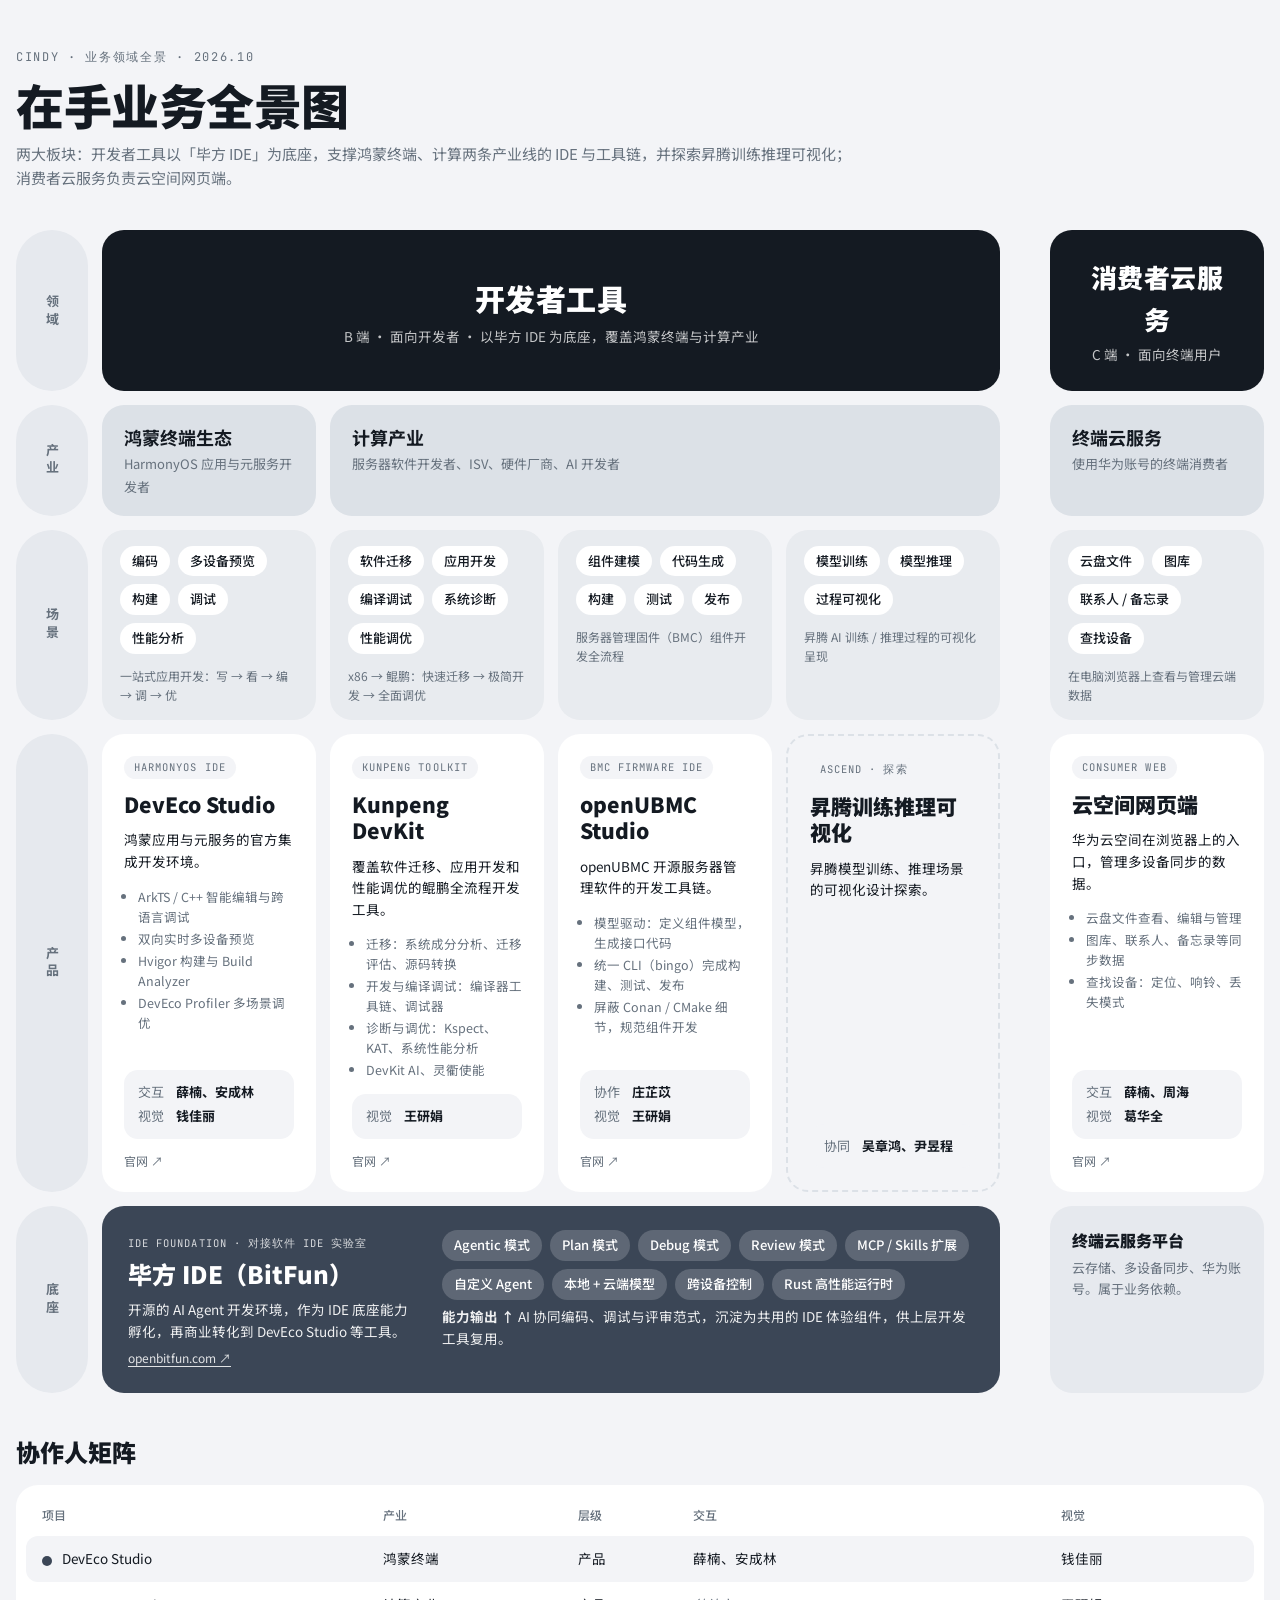
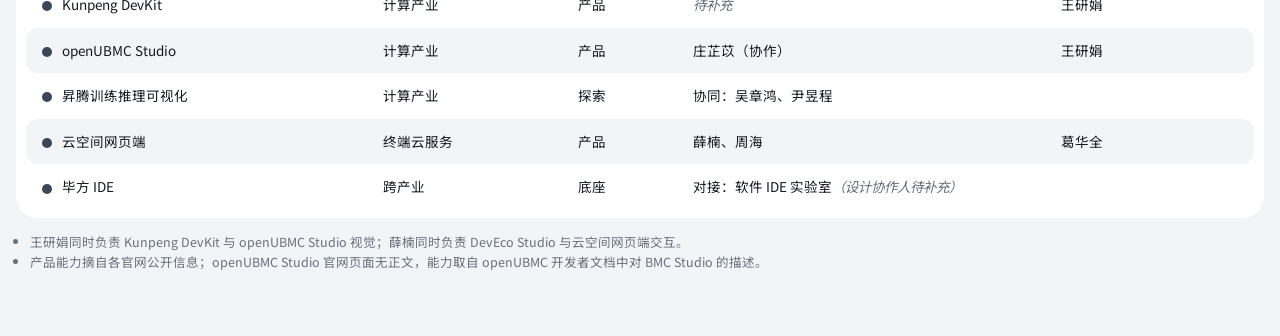
<file: 业务全景图/在手业务全景图.html>
<!doctype html>
<html lang="zh-CN">
<head>
<meta charset="utf-8">
<meta name="viewport" content="width=device-width,initial-scale=1,viewport-fit=cover">
<title>在手业务全景图</title>
<meta name="claude:viewport-fit-sides" content="cover">
<link rel="preconnect" href="https://fonts.googleapis.com">
<link rel="stylesheet" href="https://fonts.googleapis.com/css2?family=Noto+Sans+SC:wght@400;500;700;900&family=JetBrains+Mono:wght@500&display=swap">
<style>
/* Layout: keynote-style "house" of soft color blocks — roof → 产业 → 场景 → 产品 → 底座, layer pills on the left; collaborator matrix below. No strokes, big radii. */
:root{
  --bg:#f3f4f7; --paper:#ffffff; --ink:#141a22; --muted:#66717d; --soft:#e6e9ee;
  --accent:#3b4656; --accent-soft:#e6e9ee;
  --harmony:#3b4656; --compute:#3b4656; --cloud:#3b4656;
  --tint-h:#e8ebef; --tint-c:#e8ebef; --tint-k:#e8ebef; --blk:#dce1e7; --roof:#141a22; --on:#ffffff;
  --r:22px; --r-s:14px;
  --f-display:"Noto Sans SC","PingFang SC","Microsoft YaHei",system-ui,sans-serif;
  --f-body:"Noto Sans SC","PingFang SC","Microsoft YaHei",system-ui,sans-serif;
  --f-mono:"JetBrains Mono",ui-monospace,Menlo,monospace;
}
@media (prefers-color-scheme: dark){:root:not([data-theme="light"]){
  --bg:#0f1318; --paper:#1a2027; --ink:#eef2f6; --muted:#9ba6b2; --soft:#252d36;
  --accent:#323c4a; --accent-soft:#252d36;
  --harmony:#9ba6b2; --compute:#9ba6b2; --cloud:#9ba6b2;
  --tint-h:#1f262e; --tint-c:#1f262e; --tint-k:#1f262e; --blk:#2a323c; --roof:#000000; --on:#ffffff; color-scheme:dark}}
:root[data-theme="dark"]{
  --bg:#0f1318; --paper:#1a2027; --ink:#eef2f6; --muted:#9ba6b2; --soft:#252d36;
  --accent:#323c4a; --accent-soft:#252d36;
  --harmony:#9ba6b2; --compute:#9ba6b2; --cloud:#9ba6b2;
  --tint-h:#1f262e; --tint-c:#1f262e; --tint-k:#1f262e; --blk:#2a323c; --roof:#000000; --on:#ffffff; color-scheme:dark}

body{margin:0;background:var(--bg);color:var(--ink);font-family:var(--f-body);font-size:14px;line-height:1.6;
  padding-left:max(16px,env(safe-area-inset-left,0px));padding-right:max(16px,env(safe-area-inset-right,0px));padding-block:48px 64px}
.wrap{max-width:1280px;margin:0 auto;display:flex;flex-direction:column;gap:40px}
header{display:flex;flex-direction:column;gap:10px}
header h1{font-family:var(--f-display);font-weight:900;font-size:clamp(30px,4.6vw,48px);line-height:1.15;margin:0;text-wrap:balance;letter-spacing:-.01em}
header p{margin:0;color:var(--muted);max-width:56em;font-size:15px}
.eyebrow{font-family:var(--f-mono);font-size:12px;letter-spacing:.14em;text-transform:uppercase;color:var(--muted)}

.house{display:grid;grid-template-columns:72px repeat(4,minmax(0,1fr)) 22px minmax(0,1fr);gap:14px;align-items:stretch}
.house > .k6{grid-column:7}
.span3{grid-column:span 3}
.span2{grid-column:span 2}
.lab{display:flex;align-items:center;justify-content:center;writing-mode:vertical-rl;letter-spacing:.4em;
  font-weight:700;font-size:13px;color:var(--muted);background:var(--soft);border-radius:999px;padding:14px 0}

.roof{background:var(--roof);color:var(--on);border-radius:var(--r);padding:26px 28px;text-align:center;display:flex;flex-direction:column;justify-content:center}
.roof.dev{grid-column:2 / 6} .roof.cons{grid-column:7}
.roof h2{font-family:var(--f-display);font-size:clamp(22px,2.8vw,30px);margin:0 0 4px;font-weight:900;letter-spacing:.02em}
.roof.cons h2{font-size:clamp(20px,2.2vw,26px)}
.roof p{margin:0;opacity:.75;font-size:13.5px}

.ind{border-radius:var(--r);padding:18px 22px;background:var(--blk);color:var(--ink)}
.ind b{display:block;font-size:18px;font-weight:700}
.ind span{color:var(--muted);font-size:13px}


.scn{border-radius:var(--r);padding:16px 18px;display:flex;flex-wrap:wrap;gap:8px;align-content:flex-start}
.scn.h{background:var(--tint-h)} .scn.c{background:var(--tint-c)} .scn.k{background:var(--tint-k)}
.chip{font-size:13px;padding:5px 12px;border-radius:999px;background:var(--paper);white-space:nowrap;font-weight:500}
.scn .flow{width:100%;font-size:12px;color:var(--muted);margin-top:4px}

.room{background:var(--paper);border-radius:var(--r);padding:22px;display:flex;flex-direction:column;gap:12px;min-width:0}
.room h3{margin:0;font-size:21px;line-height:1.25;font-weight:900}
.room .tag{font-family:var(--f-mono);font-size:10.5px;letter-spacing:.1em;text-transform:uppercase;align-self:flex-start;padding:3px 10px;border-radius:999px}
.room .tag{color:var(--muted);background:var(--bg)}
.room.explore{background:transparent;border:2px dashed var(--blk)}
.room .pos{margin:0;font-size:13.5px}
.room ul{margin:0;padding-left:1.1em;font-size:12.5px;color:var(--muted)}
.room ul li{margin:2px 0}
.team{margin:auto 0 0;background:var(--bg);border-radius:var(--r-s);padding:12px 14px;display:grid;grid-template-columns:auto 1fr;gap:4px 12px;font-size:13px}
.team dt{color:var(--muted)} .team dd{margin:0;font-weight:700}
.room a{color:var(--muted);text-decoration:none;font-size:12px}
.room a:hover{color:var(--ink)}
.room a:focus-visible,.found a:focus-visible{outline:2px solid var(--accent);outline-offset:2px;border-radius:4px}

.found{border-radius:var(--r);padding:24px 26px;background:var(--accent);color:var(--on);display:grid;grid-template-columns:minmax(0,1.1fr) minmax(0,2fr);gap:22px;align-items:start}
.found h3{margin:2px 0 0;font-size:24px;font-weight:900}
.found .tag{font-family:var(--f-mono);font-size:10.5px;letter-spacing:.1em;text-transform:uppercase;opacity:.8}
.found p{margin:6px 0 4px;font-size:13.5px;opacity:.92}
.found a{color:var(--on);font-size:12px;opacity:.85;text-underline-offset:3px}
.caps{display:flex;flex-wrap:wrap;gap:8px}
.found .chip{background:rgba(255,255,255,.18);color:var(--on)}
.out{font-size:13px;margin-top:12px;opacity:.92}
.out b{font-weight:700}
.dep{border-radius:var(--r);padding:22px;background:var(--soft);color:var(--muted);font-size:13px}
.dep b{color:var(--ink);display:block;font-size:16px;margin-bottom:4px;font-weight:900}
.ground{display:none}

.matrix h2{font-size:24px;margin:0 0 14px;font-weight:900}
.tbl{overflow-x:auto;background:var(--paper);border-radius:var(--r);padding:8px 10px}
table{border-collapse:collapse;width:100%;min-width:620px;font-size:13.5px}
th,td{text-align:left;padding:12px 16px;vertical-align:top}
th{font-size:12px;color:var(--muted);font-weight:500}
tbody tr:nth-child(odd) td{background:var(--bg)}
tbody tr td:first-child{border-radius:12px 0 0 12px} tbody tr td:last-child{border-radius:0 12px 12px 0}
.dot{display:inline-block;width:10px;height:10px;border-radius:50%;margin-right:10px;vertical-align:middle}
.tbd{color:var(--muted);font-style:italic}
.notes{font-size:12.5px;color:var(--muted);margin:14px 0 0;padding-left:1.1em}

@media (max-width:860px){
  .house{grid-template-columns:minmax(0,1fr)}
  .lab{writing-mode:horizontal-tb;justify-content:flex-start;padding:6px 16px;align-self:flex-start;letter-spacing:.2em;margin-top:10px}
  .roof,.span2,.span3,.house > .k6,.roof.dev,.roof.cons,.house > .found{grid-column:auto!important}
  .house > .k6,.roof.cons{order:1}
  .roof.cons{margin-top:28px}
  .found{grid-template-columns:minmax(0,1fr)}
}
</style>
</head>
<body>

<div class="wrap">
  <header>
    <div class="eyebrow">Cindy · 业务领域全景 · 2026.10</div>
    <h1>在手业务全景图</h1>
    <p>两大板块：开发者工具以「毕方 IDE」为底座，支撑鸿蒙终端、计算两条产业线的 IDE 与工具链，并探索昇腾训练推理可视化；消费者云服务负责云空间网页端。</p>
  </header>

  <section class="house" aria-label="业务全景房子图">
    <!-- 屋顶 -->
    <div class="lab">领域</div>
    <div class="roof dev">
      <h2>开发者工具</h2>
      <p>B 端 · 面向开发者 · 以毕方 IDE 为底座，覆盖鸿蒙终端与计算产业</p>
    </div>
    <div class="roof cons k6">
      <h2>消费者云服务</h2>
      <p>C 端 · 面向终端用户</p>
    </div>

    <!-- 产业 -->
    <div class="lab">产业</div>
    <div class="ind h"><b>鸿蒙终端生态</b><span>HarmonyOS 应用与元服务开发者</span></div>
    <div class="ind c span3"><b>计算产业</b><span>服务器软件开发者、ISV、硬件厂商、AI 开发者</span></div>
    <div class="ind k k6"><b>终端云服务</b><span>使用华为账号的终端消费者</span></div>

    <!-- 场景 -->
    <div class="lab">场景</div>
    <div class="scn h">
      <span class="chip">编码</span><span class="chip">多设备预览</span><span class="chip">构建</span><span class="chip">调试</span><span class="chip">性能分析</span>
      <span class="flow">一站式应用开发：写 → 看 → 编 → 调 → 优</span>
    </div>
    <div class="scn c">
      <span class="chip">软件迁移</span><span class="chip">应用开发</span><span class="chip">编译调试</span><span class="chip">系统诊断</span><span class="chip">性能调优</span>
      <span class="flow">x86 → 鲲鹏：快速迁移 → 极简开发 → 全面调优</span>
    </div>
    <div class="scn c">
      <span class="chip">组件建模</span><span class="chip">代码生成</span><span class="chip">构建</span><span class="chip">测试</span><span class="chip">发布</span>
      <span class="flow">服务器管理固件（BMC）组件开发全流程</span>
    </div>
    <div class="scn c">
      <span class="chip">模型训练</span><span class="chip">模型推理</span><span class="chip">过程可视化</span>
      <span class="flow">昇腾 AI 训练 / 推理过程的可视化呈现</span>
    </div>
    <div class="scn k k6">
      <span class="chip">云盘文件</span><span class="chip">图库</span><span class="chip">联系人 / 备忘录</span><span class="chip">查找设备</span>
      <span class="flow">在电脑浏览器上查看与管理云端数据</span>
    </div>

    <!-- 产品 -->
    <div class="lab">产品</div>
    <article class="room h">
      <span class="tag">HarmonyOS IDE</span>
      <h3>DevEco Studio</h3>
      <p class="pos">鸿蒙应用与元服务的官方集成开发环境。</p>
      <ul>
        <li>ArkTS / C++ 智能编辑与跨语言调试</li>
        <li>双向实时多设备预览</li>
        <li>Hvigor 构建与 Build Analyzer</li>
        <li>DevEco Profiler 多场景调优</li>
      </ul>
      <dl class="team"><dt>交互</dt><dd>薛楠、安成林</dd><dt>视觉</dt><dd>钱佳丽</dd></dl>
      <a href="https://developer.huawei.com/consumer/en/deveco-studio/" target="_blank" rel="noopener">官网 ↗</a>
    </article>
    <article class="room c">
      <span class="tag">Kunpeng Toolkit</span>
      <h3>Kunpeng DevKit</h3>
      <p class="pos">覆盖软件迁移、应用开发和性能调优的鲲鹏全流程开发工具。</p>
      <ul>
        <li>迁移：系统成分分析、迁移评估、源码转换</li>
        <li>开发与编译调试：编译器工具链、调试器</li>
        <li>诊断与调优：Kspect、KAT、系统性能分析</li>
        <li>DevKit AI、灵衢使能</li>
      </ul>
      <dl class="team"><dt>视觉</dt><dd>王研娟</dd></dl>
      <a href="https://www.hikunpeng.com/cn/developer/devkit" target="_blank" rel="noopener">官网 ↗</a>
    </article>
    <article class="room c">
      <span class="tag">BMC Firmware IDE</span>
      <h3>openUBMC Studio</h3>
      <p class="pos">openUBMC 开源服务器管理软件的开发工具链。</p>
      <ul>
        <li>模型驱动：定义组件模型，生成接口代码</li>
        <li>统一 CLI（bingo）完成构建、测试、发布</li>
        <li>屏蔽 Conan / CMake 细节，规范组件开发</li>
      </ul>
      <dl class="team"><dt>协作</dt><dd>庄芷苡</dd><dt>视觉</dt><dd>王研娟</dd></dl>
      <a href="https://www.openubmc.cn/zh/marketplace/openUBMC%20Studio" target="_blank" rel="noopener">官网 ↗</a>
    </article>
    <article class="room c explore">
      <span class="tag">Ascend · 探索</span>
      <h3>昇腾训练推理可视化</h3>
      <p class="pos">昇腾模型训练、推理场景的可视化设计探索。</p>
      <dl class="team"><dt>协同</dt><dd>吴章鸿、尹昱程</dd></dl>
    </article>
    <article class="room k k6">
      <span class="tag">Consumer Web</span>
      <h3>云空间网页端</h3>
      <p class="pos">华为云空间在浏览器上的入口，管理多设备同步的数据。</p>
      <ul>
        <li>云盘文件查看、编辑与管理</li>
        <li>图库、联系人、备忘录等同步数据</li>
        <li>查找设备：定位、响铃、丢失模式</li>
      </ul>
      <dl class="team"><dt>交互</dt><dd>薛楠、周海</dd><dt>视觉</dt><dd>葛华全</dd></dl>
      <a href="https://consumer.huawei.com/cn/mobileservices/mobilecloud/" target="_blank" rel="noopener">官网 ↗</a>
    </article>

    <!-- 底座 -->
    <div class="lab">底座</div>
    <div class="found" style="grid-column:span 4">
      <div>
        <span class="tag">IDE Foundation · 对接软件 IDE 实验室</span>
        <h3>毕方 IDE（BitFun）</h3>
        <p>开源的 AI Agent 开发环境，作为 IDE 底座能力孵化，再商业转化到 DevEco Studio 等工具。</p>
        <a href="https://openbitfun.com/" target="_blank" rel="noopener">openbitfun.com ↗</a>
      </div>
      <div>
        <div class="caps">
          <span class="chip">Agentic 模式</span><span class="chip">Plan 模式</span><span class="chip">Debug 模式</span><span class="chip">Review 模式</span>
          <span class="chip">MCP / Skills 扩展</span><span class="chip">自定义 Agent</span><span class="chip">本地 + 云端模型</span><span class="chip">跨设备控制</span><span class="chip">Rust 高性能运行时</span>
        </div>
        <p class="out"><b>能力输出 ↑</b> AI 协同编码、调试与评审范式，沉淀为共用的 IDE 体验组件，供上层开发工具复用。</p>
      </div>
    </div>
    <div class="dep k6">
      <b>终端云服务平台</b>
      云存储、多设备同步、华为账号。属于业务依赖。
    </div>
    <div class="ground dev" aria-hidden="true"></div>
    <div class="ground cons k6" aria-hidden="true"></div>
  </section>

  <section class="matrix">
    <h2>协作人矩阵</h2>
    <div class="tbl">
      <table>
        <thead><tr><th>项目</th><th>产业</th><th>层级</th><th>交互</th><th>视觉</th></tr></thead>
        <tbody>
          <tr><td><span class="dot" style="background:var(--harmony)"></span>DevEco Studio</td><td>鸿蒙终端</td><td>产品</td><td>薛楠、安成林</td><td>钱佳丽</td></tr>
          <tr><td><span class="dot" style="background:var(--compute)"></span>Kunpeng DevKit</td><td>计算产业</td><td>产品</td><td class="tbd">待补充</td><td>王研娟</td></tr>
          <tr><td><span class="dot" style="background:var(--compute)"></span>openUBMC Studio</td><td>计算产业</td><td>产品</td><td>庄芷苡（协作）</td><td>王研娟</td></tr>
          <tr><td><span class="dot" style="background:var(--compute)"></span>昇腾训练推理可视化</td><td>计算产业</td><td>探索</td><td colspan="2">协同：吴章鸿、尹昱程</td></tr>
          <tr><td><span class="dot" style="background:var(--cloud)"></span>云空间网页端</td><td>终端云服务</td><td>产品</td><td>薛楠、周海</td><td>葛华全</td></tr>
          <tr><td><span class="dot" style="background:var(--accent)"></span>毕方 IDE</td><td>跨产业</td><td>底座</td><td colspan="2">对接：软件 IDE 实验室<span class="tbd">（设计协作人待补充）</span></td></tr>
        </tbody>
      </table>
    </div>
    <ul class="notes">
      <li>王研娟同时负责 Kunpeng DevKit 与 openUBMC Studio 视觉；薛楠同时负责 DevEco Studio 与云空间网页端交互。</li>
      <li>产品能力摘自各官网公开信息；openUBMC Studio 官网页面无正文，能力取自 openUBMC 开发者文档中对 BMC Studio 的描述。</li>
    </ul>
  </section>
</div>

</body>
</html>
</file>
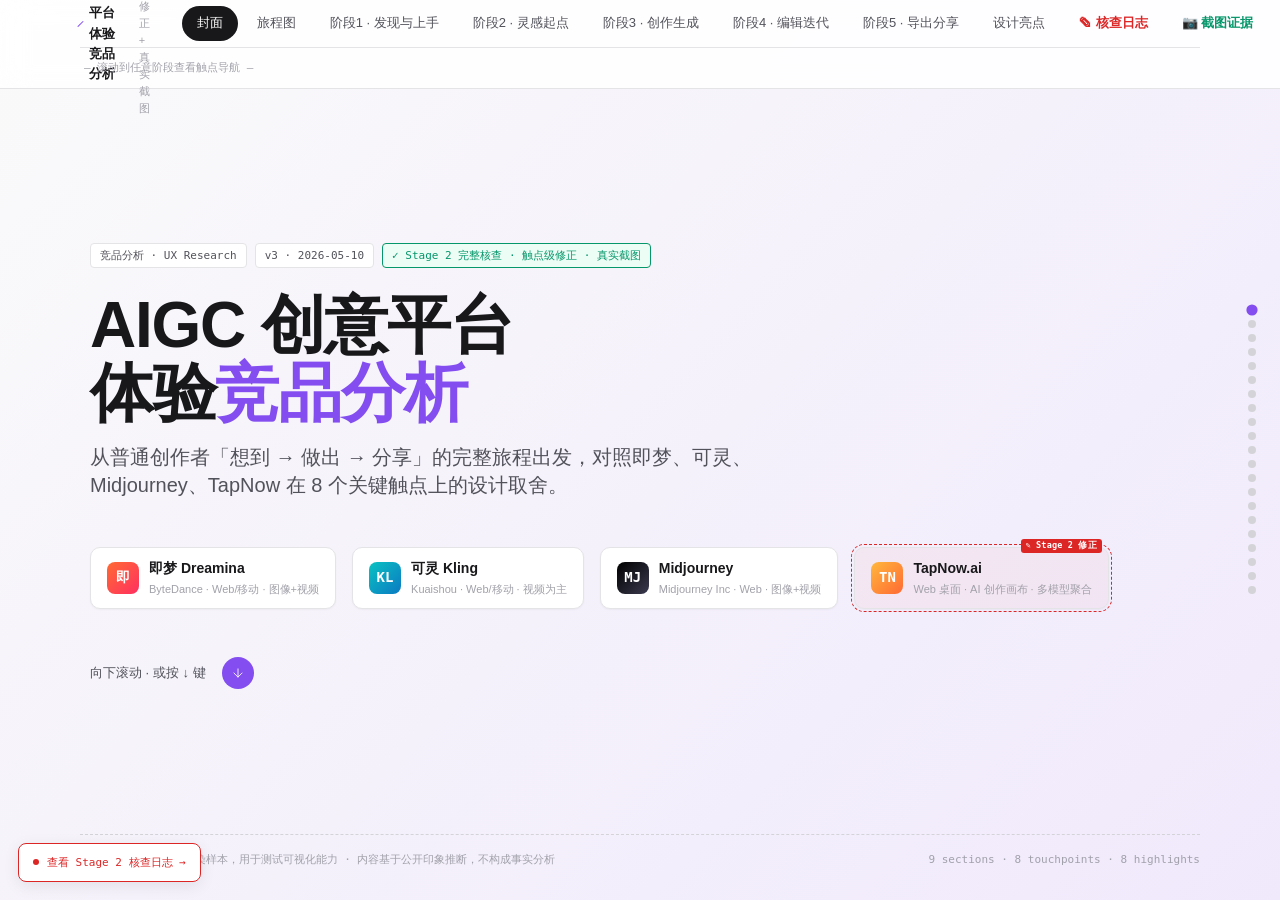
<file: skills/competitive-analysis-bufan/reports/aigc-competitive-visual-v3-final.html>
<!DOCTYPE html>
<html lang="zh-CN">
<head>
<meta charset="UTF-8">
<meta name="viewport" content="width=1280">
<title>AIGC 创意平台体验竞品分析 — 渲染样本</title>
<style>
:root{
  --acc:#834DF0; --acc-2:#6B3FE5; --acc-bg:#F4EFFE;
  --g:#059669; --g-bg:#ECFDF5;
  --r:#DC2626; --r-bg:#FEF2F2;
  --y:#D97706; --y-bg:#FFFBEB;
  --bl:#2563EB; --bl-bg:#EFF6FF;
  --bg:#FFFFFF; --bg-2:#FAFAFA; --bg-3:#F4F4F5;
  --fg:#18181B; --fg-2:#52525B; --fg-3:#A1A1AA;
  --border:#E4E4E7; --border-2:#D4D4D8;
  --tg:#34D399; --tg2:#10B981; --tb2:#60A5FA; --tb3:#3B82F6;
  --tp2:#A78BFA; --tp3:#8B5CF6; --ty:#FBBF24; --ty3:#F59E0B;
  --tr:#F87171; --tc:#22D3EE; --tw:#F4F4F5; --td:#71717A;

  --t-1:12px; --t-2:14px; --t-3:16px; --t-4:20px;
  --t-5:28px; --t-6:40px; --t-7:64px;

  --font-sans:'Inter',-apple-system,'Segoe UI','PingFang SC','Microsoft YaHei',sans-serif;
  --font-mono:'JetBrains Mono','SF Mono',Menlo,Consolas,monospace;
}

*{box-sizing:border-box;margin:0;padding:0}
html,body{font-family:var(--font-sans);color:var(--fg);background:var(--bg);font-size:var(--t-2);line-height:1.55;-webkit-font-smoothing:antialiased}
a{color:inherit;text-decoration:none}

/* ================= snap container ================= */
.snap{height:100vh;overflow-y:scroll;scroll-snap-type:y mandatory;scroll-behavior:smooth}
.snap::-webkit-scrollbar{width:0}
.section{width:100vw;height:100vh;scroll-snap-align:start;scroll-snap-stop:always;padding:88px 80px 56px;display:flex;flex-direction:column;position:relative;overflow:hidden}

/* ================= top nav (two-layer) ================= */
.topnav{position:fixed;top:0;left:0;right:0;z-index:50;background:rgba(255,255,255,.85);backdrop-filter:saturate(180%) blur(14px);-webkit-backdrop-filter:saturate(180%) blur(14px);border-bottom:1px solid var(--border)}
.topnav-inner{padding:0 80px;display:flex;flex-direction:column}
.topnav-row1{height:48px;display:flex;align-items:center;gap:24px;border-bottom:1px solid var(--border)}
.brand{font-weight:600;font-size:13px;letter-spacing:.02em;color:var(--fg);display:flex;align-items:center;gap:8px}
.brand-dot{width:8px;height:8px;border-radius:2px;background:var(--acc);transform:rotate(45deg)}
.brand small{color:var(--fg-3);font-weight:400;margin-left:8px;font-size:11px}
.tabs1{display:flex;gap:4px;flex:1;justify-content:center}
.tab1{padding:6px 14px;font-size:13px;color:var(--fg-2);cursor:pointer;border-radius:999px;transition:all .15s;font-weight:500;white-space:nowrap;border:1px solid transparent}
.tab1:hover{background:var(--bg-3);color:var(--fg)}
.tab1.active{background:var(--fg);color:var(--bg)}
.meta-right{display:flex;gap:8px;align-items:center;font-size:11px;color:var(--fg-3);font-family:var(--font-mono)}
.meta-right .badge{padding:2px 7px;border:1px solid var(--border);border-radius:4px;background:var(--bg-2)}
.meta-right .badge.warn{color:var(--y);border-color:var(--y);background:var(--y-bg)}

.topnav-row2{height:40px;display:flex;align-items:center;gap:8px;overflow-x:auto}
.tabs2{display:flex;gap:6px;flex:1}
.tab2{padding:5px 11px;font-size:12px;color:var(--fg-2);cursor:pointer;border-radius:6px;transition:all .15s;border:1px solid var(--border);background:var(--bg);font-family:var(--font-mono);white-space:nowrap}
.tab2:hover{border-color:var(--acc);color:var(--acc)}
.tab2.active{background:var(--acc);color:#fff;border-color:var(--acc)}
.tab2 .tp-id{opacity:.7;margin-right:6px}

/* ================= right dots ================= */
.dots{position:fixed;right:24px;top:50%;transform:translateY(-50%);z-index:40;display:flex;flex-direction:column;gap:6px}
.dot{width:8px;height:8px;border-radius:50%;background:var(--border-2);cursor:pointer;transition:all .2s;border:none;padding:0}
.dot:hover{background:var(--fg-3)}
.dot.active{background:var(--acc);transform:scale(1.4)}

/* ================= cover ================= */
.cover{justify-content:center;background:linear-gradient(135deg,#fafafa 0%,#f0e9fc 100%)}
.cover-inner{max-width:1100px;margin:0 auto;width:100%}
.cover-meta{display:flex;gap:8px;margin-bottom:24px}
.tag{display:inline-flex;align-items:center;gap:4px;font-size:11px;font-family:var(--font-mono);padding:3px 9px;border-radius:4px;background:var(--bg);border:1px solid var(--border);color:var(--fg-2)}
.tag.warn{background:var(--y-bg);border-color:var(--y);color:var(--y)}
.tag.acc{background:var(--acc-bg);border-color:var(--acc);color:var(--acc)}
.cover h1{font-size:64px;line-height:1.05;letter-spacing:-.02em;font-weight:700;margin-bottom:16px;color:var(--fg)}
.cover h1 .accent{color:var(--acc)}
.cover-sub{font-size:20px;color:var(--fg-2);max-width:720px;line-height:1.4;margin-bottom:48px}
.cover-products{display:flex;gap:16px;flex-wrap:wrap;margin-bottom:48px}
.prod-chip{display:flex;align-items:center;gap:10px;padding:10px 16px;background:var(--bg);border:1px solid var(--border);border-radius:10px;box-shadow:0 1px 2px rgba(0,0,0,.04);transition:all .2s}
.prod-chip:hover{transform:translateY(-2px);box-shadow:0 4px 12px rgba(0,0,0,.08)}
.prod-icon{width:32px;height:32px;border-radius:8px;display:flex;align-items:center;justify-content:center;font-weight:700;font-size:14px;color:#fff;font-family:var(--font-mono)}
.prod-icon.jm{background:linear-gradient(135deg,#FF6A33,#FF3060)}
.prod-icon.kl{background:linear-gradient(135deg,#0AC2C2,#0B7AC2)}
.prod-icon.mj{background:linear-gradient(135deg,#000,#3A3A4F)}
.prod-icon.tn{background:linear-gradient(135deg,#FFB73D,#FF6A33)}
.prod-name{font-weight:600;font-size:14px}
.prod-name small{display:block;font-weight:400;font-size:11px;color:var(--fg-3);margin-top:1px}
.cover-cta{display:flex;align-items:center;gap:16px;color:var(--fg-2);font-size:13px}
.cta-arrow{width:32px;height:32px;border-radius:50%;background:var(--acc);color:#fff;display:flex;align-items:center;justify-content:center;animation:bounce 2s infinite}
@keyframes bounce{0%,100%{transform:translateY(0)}50%{transform:translateY(4px)}}
.cover-disclaimer{position:absolute;bottom:32px;left:80px;right:80px;font-size:11px;color:var(--fg-3);font-family:var(--font-mono);padding-top:16px;border-top:1px dashed var(--border-2);display:flex;justify-content:space-between;align-items:center}

/* ================= journey ================= */
.journey-head{margin-bottom:24px}
.section-eyebrow{font-size:11px;color:var(--acc);font-family:var(--font-mono);text-transform:uppercase;letter-spacing:.1em;margin-bottom:8px;font-weight:600}
.section-title{font-size:var(--t-5);font-weight:700;color:var(--fg);letter-spacing:-.01em}
.section-desc{font-size:13px;color:var(--fg-2);margin-top:8px;max-width:780px}

.journey-grid{display:grid;grid-template-columns:120px repeat(5,1fr);gap:0;flex:1;background:var(--bg);border:1px solid var(--border);border-radius:12px;overflow:hidden}
.j-cell{padding:14px 16px;border-right:1px solid var(--border);border-bottom:1px solid var(--border)}
.j-cell:last-child{border-right:none}
.j-row-label{font-size:11px;color:var(--fg-3);font-weight:600;text-transform:uppercase;font-family:var(--font-mono);letter-spacing:.05em;background:var(--bg-2);display:flex;align-items:center;justify-content:center;text-align:center}
.j-stage-head{background:linear-gradient(180deg,var(--acc-bg) 0%,var(--bg) 100%);font-weight:600;display:flex;flex-direction:column;gap:4px;align-items:flex-start}
.j-stage-num{font-size:11px;color:var(--acc);font-family:var(--font-mono)}
.j-stage-name{font-size:14px;color:var(--fg)}
.j-actions{font-size:12px;line-height:1.6;color:var(--fg-2)}
.j-actions div{display:flex;gap:6px;align-items:flex-start}
.j-actions div::before{content:"";width:4px;height:4px;border-radius:50%;background:var(--fg-3);margin-top:7px;flex-shrink:0}
.j-tps{display:flex;flex-direction:column;gap:6px}
.tp-chip{display:inline-flex;align-items:center;gap:6px;padding:4px 10px;background:var(--acc-bg);color:var(--acc);border-radius:6px;font-size:11px;font-family:var(--font-mono);cursor:pointer;border:1px solid transparent;transition:all .15s;width:fit-content;max-width:100%}
.tp-chip:hover{border-color:var(--acc);background:var(--bg);transform:translateX(2px)}
.tp-chip .id{opacity:.65}
.j-emotion{position:relative;height:120px}
.j-emotion svg{width:100%;height:100%}
.j-friction{font-size:11px;line-height:1.6;color:var(--fg-2);display:flex;flex-direction:column;gap:4px}
.j-friction .frict::before{content:"▲";color:var(--r);margin-right:4px;font-size:9px}
.j-friction .opp::before{content:"●";color:var(--g);margin-right:4px}

/* ================= touchpoint pages ================= */
.tp-section{background:var(--bg);position:relative}
.tp-header{display:flex;align-items:flex-end;gap:16px;margin-bottom:18px;padding-bottom:14px;border-bottom:1px solid var(--border)}
.tp-id-tag{font-family:var(--font-mono);font-size:10px;padding:3px 8px;background:var(--fg);color:var(--bg);border-radius:4px;font-weight:600;letter-spacing:.05em}
.tp-name{font-size:24px;font-weight:700;color:var(--fg);line-height:1.1}
.tp-context{font-size:11px;color:var(--fg-3);font-family:var(--font-mono);display:flex;gap:12px;margin-left:auto}
.tp-context span::before{content:"·";margin-right:8px;color:var(--border-2)}
.tp-context span:first-child::before{display:none}

table.cmp{width:100%;flex:1;border-collapse:separate;border-spacing:0;font-size:11.5px;table-layout:fixed}
.cmp thead th{padding:10px 12px;background:var(--bg-2);border-bottom:2px solid var(--fg);text-align:left;vertical-align:top;font-weight:600}
.cmp thead .row-label{background:transparent;border-bottom:2px solid transparent;width:90px}
.cmp .ph-name{display:block;font-size:13px;color:var(--fg);margin-bottom:2px}
.cmp .ph-sub{display:block;font-size:10.5px;color:var(--fg-2);font-weight:400;line-height:1.4;font-family:var(--font-mono)}
.cmp tbody th{font-weight:500;font-size:10.5px;color:var(--fg-3);text-transform:uppercase;font-family:var(--font-mono);letter-spacing:.05em;padding:10px 8px 10px 0;text-align:right;vertical-align:top;background:transparent;border-bottom:1px solid var(--border)}
.cmp tbody td{padding:10px 12px;vertical-align:top;border-bottom:1px solid var(--border);border-right:1px solid var(--border);line-height:1.5}
.cmp tbody td:last-child{border-right:none}
.cmp .row-mockup td{background:var(--bg-2);padding:12px}
.cmp .row-mech td{font-size:11.5px;color:var(--fg-2)}
.cmp .row-pros td{background:var(--g-bg);color:var(--g);font-size:11px;line-height:1.7}
.cmp .row-pros td > div::before{content:"+";font-weight:700;margin-right:5px}
.cmp .row-cons td{background:var(--r-bg);color:var(--r);font-size:11px;line-height:1.7}
.cmp .row-cons td > div::before{content:"−";font-weight:700;margin-right:5px}
.cmp .row-summary td{background:var(--acc-bg);color:var(--acc-2);font-weight:600;font-size:11.5px;border-bottom:none}

.tension-row{margin-top:14px;padding:12px 14px;background:var(--fg);color:var(--bg);border-radius:8px;display:flex;align-items:center;gap:24px;font-size:12px}
.tension-row strong{color:#FBBF24;margin-right:6px;font-weight:600;font-size:11px;text-transform:uppercase;letter-spacing:.05em;font-family:var(--font-mono)}
.tension-row .recom strong{color:#34D399}

/* ================= mockups ================= */
/* browser mockup */
.mw{background:#fff;border:1px solid var(--border-2);border-radius:6px;overflow:hidden;font-family:var(--font-sans);box-shadow:0 1px 3px rgba(0,0,0,.04);height:100%;min-height:120px}
.mwbar{display:flex;align-items:center;gap:6px;padding:5px 8px;background:var(--bg-3);border-bottom:1px solid var(--border)}
.mdt{width:8px;height:8px;border-radius:50%}
.mdt.r{background:#FF5F57}.mdt.y{background:#FEBC2E}.mdt.g{background:#28C840}
.mwurl{flex:1;background:var(--bg);border-radius:3px;padding:2px 8px;font-size:9px;color:var(--fg-3);font-family:var(--font-mono);margin-left:8px;overflow:hidden;text-overflow:ellipsis;white-space:nowrap}
.mwb{padding:8px;font-size:10px;height:calc(100% - 26px);overflow:hidden}

/* mobile mockup */
.mm{width:120px;background:#000;border-radius:14px;padding:5px;margin:0 auto;box-shadow:0 2px 8px rgba(0,0,0,.15);position:relative}
.mm::before{content:"";display:block;width:34px;height:5px;background:#000;border-radius:0 0 8px 8px;position:absolute;top:5px;left:50%;transform:translateX(-50%);z-index:2}
.mmscreen{background:#fff;border-radius:10px;height:200px;overflow:hidden;font-size:8px;display:flex;flex-direction:column;position:relative}
.mmstatus{padding:8px 10px 4px;font-size:8px;color:#000;display:flex;justify-content:space-between;font-weight:600;font-family:var(--font-mono)}
.mmcontent{flex:1;padding:4px 8px;font-size:9px;overflow:hidden}

/* terminal mockup */
.mt{background:#0E0E10;border-radius:6px;overflow:hidden;font-family:var(--font-mono);font-size:9.5px;height:100%;min-height:120px;border:1px solid #1F1F22}
.mtbar{display:flex;align-items:center;gap:5px;padding:5px 8px;background:#1A1A1D;border-bottom:1px solid #27272A}
.mtt{margin-left:8px;color:#A1A1AA;font-size:9px}
.mb{padding:8px 10px;color:#F4F4F5;line-height:1.6;height:calc(100% - 26px);overflow:hidden}
.mb .td{color:#71717A}.mb .tg{color:var(--tg)}.mb .tb{color:var(--tb2)}
.mb .tp{color:var(--tp2)}.mb .ty{color:var(--ty)}.mb .tr{color:var(--tr)}
.mb .tc{color:var(--tc)}.mb .tw{color:#F4F4F5}
.mb .cur{color:var(--tp2);animation:blink 1s infinite}
@keyframes blink{50%{opacity:0}}

/* mockup specifics for individual cells */
.mockup-cell{height:140px;display:flex;flex-direction:column}

/* abstract UI elements inside mockups */
.ui-block{background:var(--bg-3);border-radius:3px;height:6px;margin:3px 0}
.ui-block.w70{width:70%}.ui-block.w50{width:50%}.ui-block.w90{width:90%}.ui-block.w30{width:30%}
.ui-pill{display:inline-block;padding:1px 5px;background:var(--acc);color:#fff;font-size:8px;border-radius:6px;margin-right:3px}
.ui-grid-2{display:grid;grid-template-columns:1fr 1fr;gap:3px;margin-top:3px}
.ui-grid-4{display:grid;grid-template-columns:1fr 1fr;gap:2px}
.ui-thumb{aspect-ratio:1;background:linear-gradient(135deg,var(--bg-3),var(--border));border-radius:2px;position:relative;overflow:hidden}
.ui-thumb.purple{background:linear-gradient(135deg,#A78BFA,#6B3FE5)}
.ui-thumb.orange{background:linear-gradient(135deg,#FBBF24,#F59E0B)}
.ui-thumb.cyan{background:linear-gradient(135deg,#22D3EE,#0891B2)}
.ui-thumb.pink{background:linear-gradient(135deg,#F472B6,#DB2777)}

/* ================= highlights ================= */
.hl-overview{background:linear-gradient(135deg,#1A1A1D 0%,#27272A 100%);color:#fff}
.hl-overview .section-eyebrow{color:#A78BFA}
.hl-overview .section-title{color:#fff}
.hl-overview .section-desc{color:#A1A1AA;margin-bottom:32px}
.hl-grid{display:grid;grid-template-columns:repeat(4,1fr);gap:12px;flex:1}
.hl-card{background:rgba(255,255,255,.04);border:1px solid rgba(255,255,255,.08);border-radius:10px;padding:18px;display:flex;flex-direction:column;cursor:pointer;transition:all .2s}
.hl-card:hover{background:rgba(131,77,240,.1);border-color:var(--acc);transform:translateY(-2px)}
.hl-num{font-family:var(--font-mono);font-size:32px;font-weight:700;color:var(--acc);line-height:1;margin-bottom:12px;letter-spacing:-.02em}
.hl-title{font-size:14px;font-weight:600;color:#fff;line-height:1.3;flex:1}
.hl-prod{font-size:10px;color:#A1A1AA;font-family:var(--font-mono);margin-top:12px;padding-top:10px;border-top:1px solid rgba(255,255,255,.08);text-transform:uppercase;letter-spacing:.05em}

.hl-detail{background:linear-gradient(135deg,#fff 0%,var(--acc-bg) 100%)}
.hl-detail-head{display:flex;gap:32px;align-items:flex-start;margin-bottom:32px}
.hl-detail-num{font-family:var(--font-mono);font-size:96px;font-weight:700;color:var(--acc);line-height:.9;letter-spacing:-.04em}
.hl-detail-title-block{flex:1;padding-top:8px}
.hl-detail-eyebrow{font-size:11px;color:var(--acc);font-family:var(--font-mono);text-transform:uppercase;letter-spacing:.1em;margin-bottom:8px;font-weight:600}
.hl-detail-title{font-size:36px;font-weight:700;color:var(--fg);line-height:1.15;letter-spacing:-.015em;margin-bottom:14px}
.hl-detail-why{font-size:14px;color:var(--fg-2);line-height:1.7;max-width:720px}
.hl-detail-why strong{color:var(--fg);background:rgba(131,77,240,.15);padding:1px 5px;border-radius:3px}

.hl-states{display:grid;grid-template-columns:repeat(3,1fr);gap:14px;flex:1;align-content:start}
.hl-state{background:#fff;border:1px solid var(--border);border-radius:10px;padding:14px;display:flex;flex-direction:column;gap:10px;min-height:200px}
.hl-state-label{font-size:10px;color:var(--fg-3);font-family:var(--font-mono);text-transform:uppercase;letter-spacing:.05em;padding-bottom:8px;border-bottom:1px dashed var(--border);display:flex;justify-content:space-between;align-items:center}
.hl-state-label .badge-state{padding:2px 6px;background:var(--acc);color:#fff;border-radius:3px;font-size:9px}
.hl-state-mockup{flex:1;display:flex;flex-direction:column;justify-content:center}
.hl-state-cap{font-size:11px;color:var(--fg-2);line-height:1.5;padding-top:8px;border-top:1px dashed var(--border)}

/* ================= utilities ================= */
.icon{width:14px;height:14px;stroke:currentColor;stroke-width:1.5;stroke-linecap:round;stroke-linejoin:round;fill:none;flex-shrink:0;display:inline-block;vertical-align:middle}
.icon-lg{width:16px;height:16px}
.muted{color:var(--fg-3)}
.mono{font-family:var(--font-mono)}

/* product mini badges */
.pbadge{display:inline-block;padding:1px 5px;border-radius:3px;font-size:9px;font-family:var(--font-mono);font-weight:600;color:#fff;letter-spacing:.02em}
.pbadge.jm{background:#FF6A33}
.pbadge.kl{background:#0B7AC2}
.pbadge.mj{background:#27272A}
.pbadge.tn{background:#7C3AED;color:#fff}

/* ============ Stage 2 verification markers ============ */
.corrected{position:relative;outline:1px dashed var(--r);outline-offset:2px;background:rgba(220,38,38,.04) !important}
.corrected::before{content:"✎ Stage 2 修正";position:absolute;top:-9px;right:6px;font-size:8.5px;font-family:var(--font-mono);color:#fff;background:var(--r);padding:1px 5px;border-radius:3px;font-weight:600;z-index:5;letter-spacing:.02em;line-height:1.4}
.cmp tbody td.corrected::before{top:-7px;right:4px;font-size:8px}
td.corrected, th.corrected{position:relative}

/* verification section */
.verify{background:linear-gradient(180deg,#FEF2F2 0%,#fff 60%);height:100vh;overflow-y:auto;padding:88px 80px 32px}
.verify::-webkit-scrollbar{width:6px}
.verify::-webkit-scrollbar-thumb{background:var(--border-2);border-radius:3px}

/* real screenshots section */
.shots{background:#0E0E10;color:#fff;height:100vh;overflow-y:auto;padding:88px 80px 32px}
.shots::-webkit-scrollbar{width:6px}
.shots::-webkit-scrollbar-thumb{background:#27272A;border-radius:3px}
.shots .section-eyebrow{color:#34D399}
.shots .section-title{color:#fff}
.shots .section-desc{color:#A1A1AA;margin-bottom:18px}
.shots-grid{display:grid;grid-template-columns:repeat(2,1fr);gap:14px;margin-top:14px}
.shot-card{background:#18181B;border:1px solid #27272A;border-radius:10px;overflow:hidden;display:flex;flex-direction:column}
.shot-img{width:100%;aspect-ratio:16/9;background:#27272A;object-fit:cover;display:block;border-bottom:1px solid #27272A}
.shot-meta{padding:10px 14px;display:flex;flex-direction:column;gap:6px}
.shot-meta-head{display:flex;justify-content:space-between;align-items:center;gap:8px}
.shot-meta-title{font-size:13px;font-weight:600;color:#fff}
.shot-meta-pbadge{padding:2px 7px;border-radius:3px;font-size:9px;font-family:var(--font-mono);font-weight:600;letter-spacing:.02em;color:#fff}
.shot-meta-desc{font-size:11px;color:#A1A1AA;line-height:1.5}
.shot-meta-source{font-size:10px;color:#60A5FA;font-family:var(--font-mono);overflow:hidden;text-overflow:ellipsis;white-space:nowrap;display:block;border-top:1px dashed #27272A;padding-top:6px;margin-top:2px}
.shot-meta-source:hover{color:#A78BFA}
.shot-missing{background:#18181B;border:1px dashed var(--r);border-radius:10px;display:flex;flex-direction:column;align-items:center;justify-content:center;padding:32px 16px;color:#F87171;text-align:center;gap:6px}
.shot-missing .missing-num{font-size:24px;font-family:var(--font-mono);font-weight:700;opacity:.5}
.shot-missing .missing-msg{font-size:11px;line-height:1.5;color:#A1A1AA}
.verify .section-eyebrow{color:var(--r)}
.verify-grid{display:grid;grid-template-columns:1fr 1fr;gap:14px;margin-top:18px}
.verify-card{background:#fff;border:1px solid var(--border);border-radius:10px;padding:14px 16px;display:flex;flex-direction:column;gap:8px}
.verify-card.severe{border-color:var(--r);border-left:3px solid var(--r)}
.verify-card.medium{border-left:3px solid var(--y)}
.verify-card.ok{border-left:3px solid var(--g)}
.verify-head{display:flex;justify-content:space-between;align-items:flex-start;gap:8px}
.verify-head-l{display:flex;flex-direction:column;gap:3px;flex:1}
.verify-tag{font-family:var(--font-mono);font-size:10px;color:var(--fg-3);text-transform:uppercase;letter-spacing:.05em}
.verify-title{font-size:13px;font-weight:600;color:var(--fg);line-height:1.3}
.verify-status{font-family:var(--font-mono);font-size:9.5px;padding:2px 6px;border-radius:3px;white-space:nowrap;font-weight:600;letter-spacing:.02em}
.verify-status.severe{background:var(--r);color:#fff}
.verify-status.medium{background:var(--y);color:#fff}
.verify-status.ok{background:var(--g);color:#fff}
.verify-row{display:grid;grid-template-columns:54px 1fr;gap:6px;font-size:11px;line-height:1.5}
.verify-row .lbl{font-family:var(--font-mono);color:var(--fg-3);font-size:10px;padding-top:1px}
.verify-row.before .txt{color:var(--r);text-decoration:line-through;text-decoration-thickness:1px;text-decoration-color:rgba(220,38,38,.5)}
.verify-row.after .txt{color:var(--g);font-weight:500}
.verify-source{font-size:10px;color:var(--bl);font-family:var(--font-mono);margin-top:2px}
.verify-source a{color:var(--bl);border-bottom:1px dashed var(--bl)}
.verify-source a:hover{background:var(--bl-bg)}

/* v2 banner */
.v2-banner{position:fixed;bottom:18px;left:18px;background:#fff;border:1px solid var(--r);border-radius:8px;padding:10px 14px;font-size:11px;font-family:var(--font-mono);color:var(--r);z-index:60;box-shadow:0 4px 16px rgba(0,0,0,.08);display:flex;align-items:center;gap:8px;cursor:pointer;transition:all .2s}
.v2-banner:hover{background:var(--r);color:#fff;transform:translateY(-2px)}
.v2-banner .dot-r{width:6px;height:6px;border-radius:50%;background:var(--r);animation:pulse 2s infinite}
.v2-banner:hover .dot-r{background:#fff}
@keyframes pulse{0%,100%{opacity:1}50%{opacity:.4}}

/* footer disclaimer on each tp section */
.tp-disclaim{position:absolute;bottom:8px;right:80px;font-size:9px;color:var(--fg-3);font-family:var(--font-mono);opacity:.5}

</style>
</head>
<body>

<!-- ============ TOP NAV (two-layer) ============ -->
<nav class="topnav" id="topnav">
  <div class="topnav-inner">
    <div class="topnav-row1">
      <div class="brand"><span class="brand-dot"></span> AIGC 创意平台体验竞品分析 <small>v3 · 触点全修正 + 真实截图</small></div>
      <div class="tabs1" id="tabs1">
        <div class="tab1" data-target="cover">封面</div>
        <div class="tab1" data-target="journey">旅程图</div>
        <div class="tab1" data-stage="s1">阶段1 · 发现与上手</div>
        <div class="tab1" data-stage="s2">阶段2 · 灵感起点</div>
        <div class="tab1" data-stage="s3">阶段3 · 创作生成</div>
        <div class="tab1" data-stage="s4">阶段4 · 编辑迭代</div>
        <div class="tab1" data-stage="s5">阶段5 · 导出分享</div>
        <div class="tab1" data-target="hl-overview">设计亮点</div>
        <div class="tab1" data-target="verify" style="color:var(--r);font-weight:600">✎ 核查日志</div>
        <div class="tab1" data-target="shots" style="color:var(--g);font-weight:600">📷 截图证据</div>
      </div>
      <div class="meta-right">
        <span class="badge">2026-05-10</span>
        <span class="badge warn">未经事实核查</span>
      </div>
    </div>
    <div class="topnav-row2">
      <div class="tabs2" id="tabs2">
        <!-- populated by JS based on current stage -->
      </div>
    </div>
  </div>
</nav>

<!-- ============ DOTS ============ -->
<div class="dots" id="dots"></div>

<!-- ============ MAIN ============ -->
<main class="snap" id="main">

<!-- COVER -->
<section class="section cover" id="cover" data-section="cover">
  <div class="cover-inner">
    <div class="cover-meta">
      <span class="tag">竞品分析 · UX Research</span>
      <span class="tag">v3 · 2026-05-10</span>
      <span class="tag" style="background:var(--g-bg);border-color:var(--g);color:var(--g)">✓ Stage 2 完整核查 · 触点级修正 · 真实截图</span>
    </div>
    <h1>AIGC 创意平台<br>体验<span class="accent">竞品分析</span></h1>
    <p class="cover-sub">从普通创作者「想到 → 做出 → 分享」的完整旅程出发，对照即梦、可灵、Midjourney、TapNow 在 8 个关键触点上的设计取舍。</p>
    <div class="cover-products">
      <div class="prod-chip"><div class="prod-icon jm">即</div><div><div class="prod-name">即梦 Dreamina<small>ByteDance · Web/移动 · 图像+视频</small></div></div></div>
      <div class="prod-chip"><div class="prod-icon kl">KL</div><div><div class="prod-name">可灵 Kling<small>Kuaishou · Web/移动 · 视频为主</small></div></div></div>
      <div class="prod-chip"><div class="prod-icon mj">MJ</div><div><div class="prod-name">Midjourney<small>Midjourney Inc · Web · 图像+视频</small></div></div></div>
      <div class="prod-chip corrected"><div class="prod-icon tn">TN</div><div><div class="prod-name">TapNow.ai<small>Web 桌面 · AI 创作画布 · 多模型聚合</small></div></div></div>
    </div>
    <div class="cover-cta">
      <span>向下滚动 · 或按 ↓ 键</span>
      <div class="cta-arrow"><svg class="icon" viewBox="0 0 24 24"><path d="M12 5v14M19 12l-7 7-7-7"/></svg></div>
    </div>
  </div>
  <div class="cover-disclaimer">
    <span>本报告为 Stage 4 渲染样本，用于测试可视化能力 · 内容基于公开印象推断，不构成事实分析</span>
    <span>9 sections · 8 touchpoints · 8 highlights</span>
  </div>
</section>

<!-- JOURNEY MAP -->
<section class="section" id="journey" data-section="journey">
  <div class="journey-head">
    <div class="section-eyebrow">User Journey · 4-Row Structure</div>
    <h2 class="section-title">用户旅程地图：从想法到分享</h2>
    <p class="section-desc">5 个阶段、8 个关键触点。情绪曲线在「创作生成」与「编辑迭代」段落塌到 -1，是设计机会最密集的区间。点击触点 chip 可跳转至对比页。</p>
  </div>
  <div class="journey-grid">
    <!-- header row: stage names -->
    <div class="j-cell j-row-label" style="background:var(--fg);color:#fff">阶段</div>
    <div class="j-cell j-stage-head"><div class="j-stage-num">S1</div><div class="j-stage-name">发现与上手</div></div>
    <div class="j-cell j-stage-head"><div class="j-stage-num">S2</div><div class="j-stage-name">灵感与起点</div></div>
    <div class="j-cell j-stage-head"><div class="j-stage-num">S3</div><div class="j-stage-name">创作生成</div></div>
    <div class="j-cell j-stage-head"><div class="j-stage-num">S4</div><div class="j-stage-name">编辑迭代</div></div>
    <div class="j-cell j-stage-head"><div class="j-stage-num">S5</div><div class="j-stage-name">导出与分享</div></div>

    <!-- row 1: actions -->
    <div class="j-cell j-row-label">用户行为</div>
    <div class="j-cell j-actions">
      <div>听说产品</div><div>访问官网</div><div>注册/登录</div><div>找到入口</div>
    </div>
    <div class="j-cell j-actions">
      <div>浏览作品</div><div>收藏模板</div><div>形成意图</div><div>切入创作</div>
    </div>
    <div class="j-cell j-actions">
      <div>输入 prompt</div><div>调整参数</div><div>提交生成</div><div>等待结果</div>
    </div>
    <div class="j-cell j-actions">
      <div>对比候选</div><div>圈选区域</div><div>调风格强度</div><div>反复重生</div>
    </div>
    <div class="j-cell j-actions">
      <div>选导出格式</div><div>处理水印</div><div>下载文件</div><div>跨平台分享</div>
    </div>

    <!-- row 2: touchpoints (clickable chips) -->
    <div class="j-cell j-row-label">关键触点</div>
    <div class="j-cell j-tps">
      <span class="tp-chip" data-target="tp-01-a"><span class="id">tp-01-a</span> 落地页</span>
      <span class="tp-chip" data-target="tp-01-b"><span class="id">tp-01-b</span> 首次引导</span>
    </div>
    <div class="j-cell j-tps">
      <span class="tp-chip" data-target="tp-02-a"><span class="id">tp-02-a</span> 灵感广场</span>
      <span class="tp-chip" data-target="tp-02-b"><span class="id">tp-02-b</span> Prompt 输入</span>
    </div>
    <div class="j-cell j-tps">
      <span class="tp-chip" data-target="tp-03-a"><span class="id">tp-03-a</span> 生成等待</span>
      <span class="tp-chip" data-target="tp-03-b"><span class="id">tp-03-b</span> 多结果选优</span>
    </div>
    <div class="j-cell j-tps">
      <span class="tp-chip" data-target="tp-04-a"><span class="id">tp-04-a</span> 局部修改</span>
    </div>
    <div class="j-cell j-tps">
      <span class="tp-chip" data-target="tp-05-a"><span class="id">tp-05-a</span> 导出与商用</span>
    </div>

    <!-- row 3: emotion (single SVG spanning 5 columns) -->
    <div class="j-cell j-row-label">情绪曲线</div>
    <div class="j-cell j-emotion" style="grid-column:span 5;padding:8px 0">
      <svg viewBox="0 0 1000 120" preserveAspectRatio="none">
        <!-- gridlines -->
        <line x1="0" y1="20" x2="1000" y2="20" stroke="#E4E4E7" stroke-dasharray="2,3"/>
        <line x1="0" y1="60" x2="1000" y2="60" stroke="#A1A1AA" stroke-dasharray="2,3"/>
        <line x1="0" y1="100" x2="1000" y2="100" stroke="#E4E4E7" stroke-dasharray="2,3"/>
        <text x="6" y="24" fill="#A1A1AA" font-size="10" font-family="JetBrains Mono">+2</text>
        <text x="6" y="64" fill="#A1A1AA" font-size="10" font-family="JetBrains Mono">0</text>
        <text x="6" y="104" fill="#A1A1AA" font-size="10" font-family="JetBrains Mono">-2</text>
        <!-- vertical separators -->
        <line x1="200" y1="0" x2="200" y2="120" stroke="#F4F4F5"/>
        <line x1="400" y1="0" x2="400" y2="120" stroke="#F4F4F5"/>
        <line x1="600" y1="0" x2="600" y2="120" stroke="#F4F4F5"/>
        <line x1="800" y1="0" x2="800" y2="120" stroke="#F4F4F5"/>
        <!-- area fill -->
        <path d="M 100 60 Q 200 40, 300 40 Q 400 50, 500 80 Q 600 90, 700 80 Q 800 70, 900 40 L 900 120 L 100 120 Z" fill="url(#emotionGrad)" opacity=".35"/>
        <defs>
          <linearGradient id="emotionGrad" x1="0" y1="0" x2="0" y2="1">
            <stop offset="0%" stop-color="#834DF0"/>
            <stop offset="100%" stop-color="#834DF0" stop-opacity="0"/>
          </linearGradient>
        </defs>
        <!-- main curve -->
        <path d="M 100 60 Q 200 40, 300 40 Q 400 50, 500 80 Q 600 90, 700 80 Q 800 70, 900 40" fill="none" stroke="#834DF0" stroke-width="2.5"/>
        <!-- points -->
        <circle cx="100" cy="60" r="4" fill="#834DF0"/>
        <circle cx="300" cy="40" r="5" fill="#059669" stroke="#fff" stroke-width="2"/>
        <circle cx="500" cy="80" r="5" fill="#DC2626" stroke="#fff" stroke-width="2"/>
        <circle cx="700" cy="80" r="5" fill="#DC2626" stroke="#fff" stroke-width="2"/>
        <circle cx="900" cy="40" r="4" fill="#834DF0"/>
        <!-- labels -->
        <text x="300" y="28" fill="#059669" font-size="10" font-family="JetBrains Mono" text-anchor="middle" font-weight="600">+1 兴奋</text>
        <text x="500" y="100" fill="#DC2626" font-size="10" font-family="JetBrains Mono" text-anchor="middle" font-weight="600">−1 焦虑</text>
        <text x="700" y="100" fill="#DC2626" font-size="10" font-family="JetBrains Mono" text-anchor="middle" font-weight="600">−1 反复疲劳</text>
        <text x="900" y="28" fill="#059669" font-size="10" font-family="JetBrains Mono" text-anchor="middle" font-weight="600">+1 满意</text>
      </svg>
    </div>

    <!-- row 4: friction + opportunity -->
    <div class="j-cell j-row-label" style="border-bottom:none">摩擦 + 机会</div>
    <div class="j-cell j-friction" style="border-bottom:none">
      <div class="frict">不知道能做什么</div>
      <div class="opp">用作品代替宣传</div>
    </div>
    <div class="j-cell j-friction" style="border-bottom:none">
      <div class="frict">同质化模板信息过载</div>
      <div class="opp">复刻链路即创作起点</div>
    </div>
    <div class="j-cell j-friction" style="border-bottom:none">
      <div class="frict">等待无反馈</div>
      <div class="frict">单结果命中率低</div>
      <div class="opp">流式预览 + 多版本</div>
    </div>
    <div class="j-cell j-friction" style="border-bottom:none">
      <div class="frict">局部不准要重整图</div>
      <div class="frict">改 prompt 像写咒语</div>
      <div class="opp">智能区域 + 对话改稿</div>
    </div>
    <div class="j-cell j-friction" style="border-bottom:none">
      <div class="frict">商用授权不清</div>
      <div class="opp">默认显示授权状态</div>
    </div>
  </div>
</section>

<!-- ============ TOUCHPOINT 01-A: 落地页 ============ -->
<section class="section tp-section" id="tp-01-a" data-section="tp-01-a" data-stage="s1">
  <div class="tp-header">
    <span class="tp-id-tag">tp-01-a</span>
    <h2 class="tp-name">落地页 / 价值主张呈现</h2>
    <div class="tp-context">
      <span>阶段 S1 · 发现与上手</span>
      <span>维度：首屏视觉与价值传达</span>
    </div>
  </div>
  <table class="cmp">
    <thead>
      <tr>
        <th class="row-label"></th>
        <th><span class="ph-name"><span class="pbadge jm">即梦</span> Dreamina</span><span class="ph-sub">视频 Hero + 社区瀑布流</span></th>
        <th><span class="ph-name"><span class="pbadge kl">可灵</span> Kling</span><span class="ph-sub">大字标语 + Demo 视频</span></th>
        <th><span class="ph-name"><span class="pbadge mj">Midjourney</span></span><span class="ph-sub">极简画廊式</span></th>
        <th class="corrected"><span class="ph-name"><span class="pbadge tn">TapNow.ai</span></span><span class="ph-sub">Hero+CTA "Your Agentic Creative Canvas"</span></th>
      </tr>
    </thead>
    <tbody>
      <tr class="row-mockup">
        <th>界面形态</th>
        <td>
          <div class="mw mockup-cell">
            <div class="mwbar"><div class="mdt r"></div><div class="mdt y"></div><div class="mdt g"></div><div class="mwurl">jimeng.jianying.com</div></div>
            <div class="mwb">
              <div style="height:60px;background:linear-gradient(135deg,#FF6A33,#FF3060);border-radius:3px;display:flex;align-items:center;justify-content:center;color:#fff;font-size:10px;font-weight:600">即梦 · 一句话生大片</div>
              <div class="ui-grid-4" style="margin-top:5px"><div class="ui-thumb purple"></div><div class="ui-thumb orange"></div><div class="ui-thumb cyan"></div><div class="ui-thumb pink"></div></div>
            </div>
          </div>
        </td>
        <td>
          <div class="mw mockup-cell">
            <div class="mwbar"><div class="mdt r"></div><div class="mdt y"></div><div class="mdt g"></div><div class="mwurl">klingai.com</div></div>
            <div class="mwb" style="display:flex;flex-direction:column;justify-content:center;align-items:center;text-align:center;background:linear-gradient(135deg,#0AC2C2,#0B7AC2);color:#fff">
              <div style="font-size:14px;font-weight:700">3 分钟出大片</div>
              <div style="font-size:8px;opacity:.85;margin-top:2px">视频生成 · 大模型驱动</div>
              <div style="margin-top:6px;padding:3px 8px;background:#fff;color:#0B7AC2;border-radius:3px;font-size:8px;font-weight:600">▶ 试一试</div>
            </div>
          </div>
        </td>
        <td>
          <div class="mw mockup-cell">
            <div class="mwbar"><div class="mdt r"></div><div class="mdt y"></div><div class="mdt g"></div><div class="mwurl">midjourney.com</div></div>
            <div class="mwb" style="background:#000">
              <div class="ui-grid-4" style="grid-template-columns:1fr 1fr 1fr;gap:2px"><div class="ui-thumb purple"></div><div class="ui-thumb cyan"></div><div class="ui-thumb pink"></div><div class="ui-thumb orange"></div><div class="ui-thumb purple"></div><div class="ui-thumb cyan"></div></div>
            </div>
          </div>
        </td>
        <td class="corrected">
          <div class="mw mockup-cell">
            <div class="mwbar"><div class="mdt r"></div><div class="mdt y"></div><div class="mdt g"></div><div class="mwurl">tapnow.ai</div></div>
            <div class="mwb" style="background:#0E0E10;color:#fff;display:flex;flex-direction:column;justify-content:center;padding:8px">
              <div style="font-size:11px;font-weight:700;letter-spacing:-.3px">Your Agentic<br>Creative Canvas</div>
              <div style="font-size:7.5px;color:#A1A1AA;margin-top:3px">Sora · Midjourney · Kling · Luma</div>
              <div style="margin-top:5px;display:flex;gap:3px"><span style="padding:2px 6px;background:#7C3AED;color:#fff;font-size:7px;border-radius:3px;font-weight:600">Start</span><span style="padding:2px 6px;background:#27272A;color:#A1A1AA;font-size:7px;border-radius:3px">TapTV</span></div>
            </div>
          </div>
        </td>
      </tr>
      <tr class="row-mech">
        <th>核心机制</th>
        <td>用作品反向引出能力 — 滚动即看见，看见即能做</td>
        <td>用结果许诺反向定锚 — 时长承诺即记忆点</td>
        <td>美学吸引专业用户 — 调性即筛选机制</td>
        <td class="corrected">用专业语汇 + 多模型 logo 直接筛选专业用户</td>
      </tr>
      <tr class="row-pros">
        <th>优势</th>
        <td><div>作品即营销，转化路径短</div><div>能力边界一眼可见</div></td>
        <td><div>价值主张极清晰</div><div>视频用户对口</div></td>
        <td><div>调性统一吸引同类用户</div><div>凝聚 prompt 文化</div></td>
        <td class="corrected"><div>定位极精准</div><div>多模型聚合稀缺</div></td>
      </tr>
      <tr class="row-cons">
        <th>劣势</th>
        <td><div>信息密度高，新用户略晕</div><div>不解释"为什么用这个"</div></td>
        <td><div>缺少作品广度展示</div><div>对图像创作者不友好</div></td>
        <td><div>不解释能做什么</div><div>新手望而却步</div></td>
        <td class="corrected"><div>"Agentic Canvas" 术语劝退新手</div><div>需懂多模型才能选</div></td>
      </tr>
      <tr class="row-summary">
        <th>一句话</th>
        <td>作品广场即落地页</td>
        <td>视频能力的高速公路收费站</td>
        <td>高墙花园，懂的人自来</td>
        <td class="corrected">影视/广告专业户的"AI 工作站"</td>
      </tr>
    </tbody>
  </table>
  <div class="tension-row">
    <div><strong>核心张力</strong>能力广度展示 vs 决策门槛降低</div>
    <div class="recom"><strong>推荐方向</strong>Hero 区做"3 个最近热门作品 + 一句话能做什么"，作品可点击直接进入复刻流程</div>
  </div>
  <div class="tp-disclaim">// mockup 为示意性渲染，非真实截图</div>
</section>

<!-- ============ TOUCHPOINT 01-B: 首次引导 ============ -->
<section class="section tp-section" id="tp-01-b" data-section="tp-01-b" data-stage="s1">
  <div class="tp-header">
    <span class="tp-id-tag">tp-01-b</span>
    <h2 class="tp-name">首次创作引导</h2>
    <div class="tp-context">
      <span>阶段 S1 · 发现与上手</span>
      <span>维度：onboarding 模式</span>
    </div>
  </div>
  <table class="cmp">
    <thead>
      <tr>
        <th class="row-label"></th>
        <th><span class="ph-name"><span class="pbadge jm">即梦</span></span><span class="ph-sub">弹窗教学 + 高亮指引</span></th>
        <th><span class="ph-name"><span class="pbadge kl">可灵</span></span><span class="ph-sub">"试一试"按钮 + 示例</span></th>
        <th><span class="ph-name"><span class="pbadge mj">Midjourney</span></span><span class="ph-sub">文档式（无引导）</span></th>
        <th class="corrected"><span class="ph-name"><span class="pbadge tn">TapNow.ai</span></span><span class="ph-sub">无引导，画布即工作台</span></th>
      </tr>
    </thead>
    <tbody>
      <tr class="row-mockup">
        <th>界面形态</th>
        <td>
          <div class="mw mockup-cell">
            <div class="mwbar"><div class="mdt r"></div><div class="mdt y"></div><div class="mdt g"></div><div class="mwurl">jimeng/onboard/1</div></div>
            <div class="mwb" style="position:relative">
              <div style="opacity:.4"><div class="ui-block w70"></div><div class="ui-block w50"></div><div class="ui-block w90"></div></div>
              <div style="position:absolute;inset:auto 8px 8px 8px;background:#fff;border:2px solid #FF6A33;border-radius:4px;padding:6px;box-shadow:0 4px 12px rgba(0,0,0,.15)"><div style="font-size:9px;font-weight:600">第 1/4 步</div><div style="font-size:8px;color:#666;margin:2px 0">这里是输入框，描述你想要的画面</div><div style="display:flex;justify-content:flex-end;gap:4px"><div style="font-size:8px;color:#999">跳过</div><div style="font-size:8px;background:#FF6A33;color:#fff;padding:1px 6px;border-radius:2px">下一步</div></div></div>
            </div>
          </div>
        </td>
        <td>
          <div class="mw mockup-cell">
            <div class="mwbar"><div class="mdt r"></div><div class="mdt y"></div><div class="mdt g"></div><div class="mwurl">klingai.com/create</div></div>
            <div class="mwb">
              <div style="border:1px dashed #0B7AC2;border-radius:3px;padding:6px;margin-top:8px"><div style="font-size:8px;color:#0B7AC2;margin-bottom:3px">示例 prompt：</div><div style="font-size:9px">"夕阳下海边的少年，回头一笑"</div></div>
              <div style="margin-top:6px;text-align:center"><div style="display:inline-block;padding:4px 12px;background:#0B7AC2;color:#fff;font-size:9px;border-radius:3px;font-weight:600">▶ 试一试</div></div>
            </div>
          </div>
        </td>
        <td>
          <div class="mt mockup-cell">
            <div class="mtbar"><div class="mdt r"></div><div class="mdt y"></div><div class="mdt g"></div><div class="mtt">midjourney — getting started</div></div>
            <div class="mb">
              <div><span class="td"># Welcome to Midjourney</span></div>
              <div><span class="tw">Read the docs:</span></div>
              <div><span class="tb">→ docs.midjourney.com</span></div>
              <div style="margin-top:6px"><span class="td">$</span> <span class="tg">/imagine</span> <span class="tw">your prompt</span></div>
              <div><span class="cur">❯</span> <span class="tw">_</span></div>
            </div>
          </div>
        </td>
        <td class="corrected">
          <div class="mw mockup-cell">
            <div class="mwbar"><div class="mdt r"></div><div class="mdt y"></div><div class="mdt g"></div><div class="mwurl">tapnow.ai/canvas/new</div></div>
            <div class="mwb" style="background:#0E0E10;color:#A1A1AA;padding:8px;display:flex;flex-direction:column">
              <div style="font-size:9px;color:#71717A;font-family:JetBrains Mono">// blank canvas</div>
              <div style="border:1px dashed #27272A;border-radius:3px;padding:10px;margin-top:5px;text-align:center;font-size:8px;color:#52525B">drag a node to start</div>
              <div style="margin-top:5px;font-size:7px;color:#7C3AED;text-align:right">→ docs / TapTV</div>
            </div>
          </div>
        </td>
      </tr>
      <tr class="row-mech">
        <th>核心机制</th>
        <td>主动教学 — 系统拉着用户看完每个功能</td>
        <td>半引导半放手 — 给种子让你自己发芽</td>
        <td>不引导 — 自学成才哲学</td>
        <td class="corrected">空白画布 + 文档/TapTV 自学</td>
      </tr>
      <tr class="row-pros">
        <th>优势</th>
        <td><div>系统性，关键功能不漏</div><div>新手不会"从哪开始"</div></td>
        <td><div>不打扰也不放任</div><div>降低 prompt 心理门槛</div></td>
        <td><div>不打扰熟练用户</div><div>培养自学社区</div></td>
        <td class="corrected"><div>不打扰专业用户</div><div>TapTV 有完整 workflow 可学</div></td>
      </tr>
      <tr class="row-cons">
        <th>劣势</th>
        <td><div>4 步弹窗易被关掉</div><div>流失教程后立即懵</div></td>
        <td><div>仍需用户主动尝试</div><div>没有兜底解释</div></td>
        <td><div>新手大量流失</div><div>需要外部教程支撑</div></td>
        <td class="corrected"><div>非专业用户即刻流失</div><div>空白画布恐惧</div></td>
      </tr>
      <tr class="row-summary">
        <th>一句话</th>
        <td>像新手村 NPC</td>
        <td>给个种子让你自己发芽</td>
        <td>不教，你自己去看书</td>
        <td class="corrected">扔进 ComfyUI 式画布自己摸索</td>
      </tr>
    </tbody>
  </table>
  <div class="tension-row">
    <div><strong>核心张力</strong>系统性教学 vs 即时上手</div>
    <div class="recom"><strong>推荐方向</strong>双轨制 — 模板优先（消费侧）+ 可选进阶教程（专业侧），不强制弹窗</div>
  </div>
  <div class="tp-disclaim">// mockup 为示意性渲染，非真实截图</div>
</section>

<!-- ============ TOUCHPOINT 02-A: 灵感广场 ============ -->
<section class="section tp-section" id="tp-02-a" data-section="tp-02-a" data-stage="s2">
  <div class="tp-header">
    <span class="tp-id-tag">tp-02-a</span>
    <h2 class="tp-name">灵感广场 / 模板浏览</h2>
    <div class="tp-context">
      <span>阶段 S2 · 灵感与起点</span>
      <span>维度：发现与定位机制</span>
    </div>
  </div>
  <table class="cmp">
    <thead>
      <tr>
        <th class="row-label"></th>
        <th><span class="ph-name"><span class="pbadge jm">即梦</span></span><span class="ph-sub">瀑布流 + tag 顶栏 + 一键复刻</span></th>
        <th><span class="ph-name"><span class="pbadge kl">可灵</span></span><span class="ph-sub">视频卡片 + 频道侧栏</span></th>
        <th><span class="ph-name"><span class="pbadge mj">Midjourney</span></span><span class="ph-sub">极简画廊（无标签）</span></th>
        <th class="corrected"><span class="ph-name"><span class="pbadge tn">TapNow.ai</span></span><span class="ph-sub">TapTV 共享 workflow（不只 prompt）</span></th>
      </tr>
    </thead>
    <tbody>
      <tr class="row-mockup">
        <th>界面形态</th>
        <td>
          <div class="mw mockup-cell">
            <div class="mwbar"><div class="mdt r"></div><div class="mdt y"></div><div class="mdt g"></div><div class="mwurl">jimeng/explore</div></div>
            <div class="mwb">
              <div style="display:flex;gap:3px;font-size:8px;margin-bottom:4px;overflow:hidden;white-space:nowrap"><span style="padding:1px 5px;background:#FF6A33;color:#fff;border-radius:6px">全部</span><span style="padding:1px 5px;background:#F4F4F5;border-radius:6px">国风</span><span style="padding:1px 5px;background:#F4F4F5;border-radius:6px">赛博</span><span style="padding:1px 5px;background:#F4F4F5;border-radius:6px">人像</span></div>
              <div class="ui-grid-4" style="grid-template-columns:1fr 1fr 1fr;gap:2px"><div class="ui-thumb purple"></div><div class="ui-thumb orange"></div><div class="ui-thumb cyan"></div><div class="ui-thumb pink"></div><div class="ui-thumb purple"></div><div class="ui-thumb orange"></div></div>
            </div>
          </div>
        </td>
        <td>
          <div class="mw mockup-cell">
            <div class="mwbar"><div class="mdt r"></div><div class="mdt y"></div><div class="mdt g"></div><div class="mwurl">klingai/discover</div></div>
            <div class="mwb" style="display:flex;gap:4px">
              <div style="width:28%;border-right:1px solid #eee;padding-right:3px"><div style="font-size:7px;color:#0B7AC2;font-weight:600">📺 频道</div><div style="font-size:7px;margin-top:2px">· 故事短片</div><div style="font-size:7px">· 动漫</div><div style="font-size:7px">· 写实</div></div>
              <div style="flex:1"><div style="height:40px;background:linear-gradient(135deg,#0AC2C2,#0B7AC2);border-radius:2px;position:relative"><div style="position:absolute;bottom:2px;right:3px;background:#000;color:#fff;font-size:6px;padding:1px 3px;border-radius:1px">▶ 0:15</div></div><div style="height:40px;background:linear-gradient(135deg,#A78BFA,#834DF0);border-radius:2px;margin-top:2px;position:relative"><div style="position:absolute;bottom:2px;right:3px;background:#000;color:#fff;font-size:6px;padding:1px 3px;border-radius:1px">▶ 0:08</div></div></div>
            </div>
          </div>
        </td>
        <td>
          <div class="mw mockup-cell">
            <div class="mwbar"><div class="mdt r"></div><div class="mdt y"></div><div class="mdt g"></div><div class="mwurl">midjourney.com/explore</div></div>
            <div class="mwb" style="background:#000;padding:4px">
              <div class="ui-grid-4" style="grid-template-columns:1fr 1fr 1fr 1fr;gap:1px"><div class="ui-thumb purple"></div><div class="ui-thumb cyan"></div><div class="ui-thumb pink"></div><div class="ui-thumb orange"></div><div class="ui-thumb purple"></div><div class="ui-thumb cyan"></div><div class="ui-thumb pink"></div><div class="ui-thumb orange"></div><div class="ui-thumb purple"></div><div class="ui-thumb cyan"></div><div class="ui-thumb pink"></div><div class="ui-thumb orange"></div></div>
            </div>
          </div>
        </td>
        <td class="corrected">
          <div class="mw mockup-cell">
            <div class="mwbar"><div class="mdt r"></div><div class="mdt y"></div><div class="mdt g"></div><div class="mwurl">taptv · trending workflows</div></div>
            <div class="mwb" style="background:#0E0E10;padding:6px;font-size:8px">
              <div style="display:flex;gap:3px;margin-bottom:4px"><span style="padding:1px 5px;background:#7C3AED;color:#fff;border-radius:6px;font-size:7px">All</span><span style="padding:1px 5px;background:#27272A;color:#A1A1AA;border-radius:6px;font-size:7px">TVC</span><span style="padding:1px 5px;background:#27272A;color:#A1A1AA;border-radius:6px;font-size:7px">MV</span></div>
              <div style="height:14px;background:linear-gradient(90deg,#7C3AED,#22D3EE);border-radius:2px;margin-bottom:2px;position:relative"><span style="position:absolute;right:3px;top:1px;font-size:6px;color:#fff;font-family:JetBrains Mono">47 forks</span></div>
              <div style="height:14px;background:linear-gradient(90deg,#FF6A33,#FBBF24);border-radius:2px;margin-bottom:2px;position:relative"><span style="position:absolute;right:3px;top:1px;font-size:6px;color:#fff;font-family:JetBrains Mono">31 forks</span></div>
              <div style="height:14px;background:linear-gradient(90deg,#0B7AC2,#A78BFA);border-radius:2px;position:relative"><span style="position:absolute;right:3px;top:1px;font-size:6px;color:#fff;font-family:JetBrains Mono">88 forks</span></div>
            </div>
          </div>
        </td>
      </tr>
      <tr class="row-mech">
        <th>核心机制</th>
        <td>复刻已有作品的 prompt — 看见就能做</td>
        <td>视频内容沉浸式浏览 — 频道找类型</td>
        <td>看图找美学共鸣 — 不强制结构化筛选</td>
        <td class="corrected">浏览整套 workflow（节点图）— 不只是看作品</td>
      </tr>
      <tr class="row-pros">
        <th>优势</th>
        <td><div>复刻链路最短，2 次点击启动</div><div>触发"我也想做"</div></td>
        <td><div>视频沉浸感强</div><div>频道分类适配视频心智</div></td>
        <td><div>美学纯粹无干扰</div><div>培养品味识别</div></td>
        <td class="corrected"><div>能学完整制作流程</div><div>workflow 可整体 fork</div></td>
      </tr>
      <tr class="row-cons">
        <th>劣势</th>
        <td><div>信息过载，刷不完</div><div>同质化严重</div></td>
        <td><div>难以快速定位特定类型</div><div>视频加载耗带宽</div></td>
        <td><div>无法精准搜索</div><div>新人定位难</div></td>
        <td class="corrected"><div>节点图比作品抽象</div><div>需理解多模型才能 fork</div></td>
      </tr>
      <tr class="row-summary">
        <th>一句话</th>
        <td>Pinterest 级海洋</td>
        <td>短视频版 Vimeo</td>
        <td>Instagram 元祖版</td>
        <td class="corrected">AIGC 版 GitHub trending</td>
      </tr>
    </tbody>
  </table>
  <div class="tension-row">
    <div><strong>核心张力</strong>广度发现 vs 高效定位</div>
    <div class="recom"><strong>推荐方向</strong>Tag 必备 + 一键复刻 + "改 prompt"接力机制（不重写）</div>
  </div>
  <div class="tp-disclaim">// mockup 为示意性渲染，非真实截图</div>
</section>

<!-- ============ TOUCHPOINT 02-B: Prompt 输入 ============ -->
<section class="section tp-section" id="tp-02-b" data-section="tp-02-b" data-stage="s2">
  <div class="tp-header">
    <span class="tp-id-tag">tp-02-b</span>
    <h2 class="tp-name">Prompt 输入与参数控制</h2>
    <div class="tp-context">
      <span>阶段 S2 · 灵感与起点</span>
      <span>维度：表达自由度 vs 学习曲线</span>
    </div>
  </div>
  <table class="cmp">
    <thead>
      <tr>
        <th class="row-label"></th>
        <th><span class="ph-name"><span class="pbadge jm">即梦</span></span><span class="ph-sub">大输入框 + 侧栏参数面板</span></th>
        <th><span class="ph-name"><span class="pbadge kl">可灵</span></span><span class="ph-sub">输入框 + 模式 Tab</span></th>
        <th><span class="ph-name"><span class="pbadge mj">Midjourney</span></span><span class="ph-sub">极简文本 + parameters 后缀</span></th>
        <th class="corrected"><span class="ph-name"><span class="pbadge tn">TapNow.ai</span></span><span class="ph-sub">画布节点编排 · 多模型选择</span></th>
      </tr>
    </thead>
    <tbody>
      <tr class="row-mockup">
        <th>界面形态</th>
        <td>
          <div class="mw mockup-cell">
            <div class="mwbar"><div class="mdt r"></div><div class="mdt y"></div><div class="mdt g"></div><div class="mwurl">jimeng/create</div></div>
            <div class="mwb" style="display:flex;gap:4px">
              <div style="flex:1"><div style="border:1px solid #ddd;border-radius:3px;padding:4px;font-size:9px;height:60px">"夕阳下海边的少年..."</div><div style="margin-top:3px;background:#FF6A33;color:#fff;text-align:center;padding:3px;font-size:9px;border-radius:3px;font-weight:600">生成</div></div>
              <div style="width:38%;background:#F4F4F5;padding:4px;border-radius:3px;font-size:7.5px"><div style="font-weight:600">📐 比例</div><div style="margin:2px 0">9:16  16:9</div><div style="font-weight:600;margin-top:3px">🎨 风格</div><div style="margin:2px 0">写实/动漫/油画</div></div>
            </div>
          </div>
        </td>
        <td>
          <div class="mw mockup-cell">
            <div class="mwbar"><div class="mdt r"></div><div class="mdt y"></div><div class="mdt g"></div><div class="mwurl">klingai/video</div></div>
            <div class="mwb">
              <div style="display:flex;gap:2px;border-bottom:1px solid #ddd;padding-bottom:3px;font-size:8px"><span style="font-weight:600;color:#0B7AC2">文生视频</span><span style="color:#999">图生视频</span><span style="color:#999">视频改视频</span></div>
              <div style="border:1px solid #ddd;border-radius:3px;padding:4px;margin-top:4px;font-size:9px;height:38px">描述你想要的画面...</div>
              <div style="display:flex;gap:3px;margin-top:3px;font-size:7px;color:#666">⏱5s  10s  📐16:9</div>
            </div>
          </div>
        </td>
        <td>
          <div class="mt mockup-cell">
            <div class="mtbar"><div class="mdt r"></div><div class="mdt y"></div><div class="mdt g"></div><div class="mtt">midjourney — /imagine</div></div>
            <div class="mb">
              <div><span class="tg">/imagine</span> <span class="tw">prompt:</span></div>
              <div style="margin-left:10px"><span class="tw">cinematic portrait, golden hour</span></div>
              <div style="margin-left:10px"><span class="ty">--ar 16:9 --v 7 --stylize 250</span></div>
              <div style="margin-top:6px"><span class="cur">❯</span> <span class="tw">_</span></div>
            </div>
          </div>
        </td>
        <td class="corrected">
          <div class="mw mockup-cell">
            <div class="mwbar"><div class="mdt r"></div><div class="mdt y"></div><div class="mdt g"></div><div class="mwurl">tapnow.ai/canvas</div></div>
            <div class="mwb" style="background:#0E0E10;padding:6px;font-size:8px;color:#F4F4F5">
              <div style="border:1px solid #27272A;border-radius:3px;padding:4px;margin-bottom:3px"><span style="color:#7C3AED;font-family:JetBrains Mono">[Sora]</span> generate base...</div>
              <div style="text-align:center;color:#71717A;font-size:7px">↓</div>
              <div style="border:1px solid #27272A;border-radius:3px;padding:4px;margin-bottom:3px"><span style="color:#22D3EE;font-family:JetBrains Mono">[MJ V8.1]</span> stylize keyframes</div>
              <div style="text-align:center;color:#71717A;font-size:7px">↓</div>
              <div style="border:1px solid #27272A;border-radius:3px;padding:4px"><span style="color:#FBBF24;font-family:JetBrains Mono">[Kling]</span> animate</div>
            </div>
          </div>
        </td>
      </tr>
      <tr class="row-mech">
        <th>核心机制</th>
        <td>GUI 参数 + 文本结合 — 显式可见</td>
        <td>模式切换为主，参数为辅</td>
        <td>全部以文本为单一输入通道</td>
        <td class="corrected">每节点 = 一个模型实例 + 输入 prompt</td>
      </tr>
      <tr class="row-pros">
        <th>优势</th>
        <td><div>参数可见，新手友好</div><div>侧栏不干扰主流程</div></td>
        <td><div>模式清晰，意图明确</div><div>视频参数贴合需求</div></td>
        <td><div>极致简洁，专业高效</div><div>命令行式精确控制</div></td>
        <td class="corrected"><div>同画布并行测多模型</div><div>节点可复用、可链接</div></td>
      </tr>
      <tr class="row-cons">
        <th>劣势</th>
        <td><div>参数多反成干扰</div><div>双区域分散注意力</div></td>
        <td><div>参数面板不够全面</div><div>切模式状态易丢失</div></td>
        <td><div>新手不知道写什么</div><div>参数后缀像咒语</div></td>
        <td class="corrected"><div>要管画布拓扑</div><div>选模型本身是负担</div></td>
      </tr>
      <tr class="row-summary">
        <th>一句话</th>
        <td>仪表盘式输入</td>
        <td>拍片前的对讲机</td>
        <td>终端命令行</td>
        <td class="corrected">AI 模型的 ComfyUI（更友好版）</td>
      </tr>
    </tbody>
  </table>
  <div class="tension-row">
    <div><strong>核心张力</strong>表达自由度 vs 学习曲线</div>
    <div class="recom"><strong>推荐方向</strong>默认极简文本框，参数可展开；提供"基于示例改"模式 — 不写 prompt 也能上手</div>
  </div>
  <div class="tp-disclaim">// mockup 为示意性渲染，非真实截图</div>
</section>

<!-- ============ TOUCHPOINT 03-A: 生成等待 ============ -->
<section class="section tp-section" id="tp-03-a" data-section="tp-03-a" data-stage="s3">
  <div class="tp-header">
    <span class="tp-id-tag">tp-03-a</span>
    <h2 class="tp-name">生成等待反馈</h2>
    <div class="tp-context">
      <span>阶段 S3 · 创作生成</span>
      <span>维度：感知速度 vs 算力开销</span>
    </div>
  </div>
  <table class="cmp">
    <thead>
      <tr>
        <th class="row-label"></th>
        <th><span class="ph-name"><span class="pbadge jm">即梦</span></span><span class="ph-sub">进度条 + 模糊预览（流式）</span></th>
        <th><span class="ph-name"><span class="pbadge kl">可灵</span></span><span class="ph-sub">队列位置 + 估算时间</span></th>
        <th><span class="ph-name"><span class="pbadge mj">Midjourney</span></span><span class="ph-sub">Discord/Web 异步通知</span></th>
        <th class="corrected"><span class="ph-name"><span class="pbadge tn">TapNow.ai</span></span><span class="ph-sub">画布节点状态 + Tapies 计费</span></th>
      </tr>
    </thead>
    <tbody>
      <tr class="row-mockup">
        <th>界面形态</th>
        <td>
          <div class="mw mockup-cell">
            <div class="mwbar"><div class="mdt r"></div><div class="mdt y"></div><div class="mdt g"></div><div class="mwurl">jimeng/generating</div></div>
            <div class="mwb" style="display:flex;flex-direction:column;justify-content:center;align-items:center">
              <div style="width:80px;height:60px;background:linear-gradient(135deg,#A78BFA,#FF6A33);border-radius:4px;filter:blur(2px);opacity:.6;position:relative"></div>
              <div style="width:90%;height:3px;background:#F4F4F5;border-radius:2px;margin-top:8px;overflow:hidden"><div style="width:62%;height:100%;background:#FF6A33"></div></div>
              <div style="font-size:8px;color:#666;margin-top:3px;font-family:JetBrains Mono">62% · 12s left</div>
            </div>
          </div>
        </td>
        <td>
          <div class="mw mockup-cell">
            <div class="mwbar"><div class="mdt r"></div><div class="mdt y"></div><div class="mdt g"></div><div class="mwurl">klingai/queue</div></div>
            <div class="mwb" style="display:flex;flex-direction:column;justify-content:center;align-items:center;text-align:center">
              <div style="font-size:24px;color:#0B7AC2;font-weight:700;font-family:JetBrains Mono">#3</div>
              <div style="font-size:9px;color:#666">排队中</div>
              <div style="font-size:8px;color:#999;margin-top:3px;font-family:JetBrains Mono">预计 ~2:30</div>
              <div style="margin-top:6px;font-size:7px;color:#0B7AC2">▶ 后台运行，完成会推送</div>
            </div>
          </div>
        </td>
        <td>
          <div class="mt mockup-cell">
            <div class="mtbar"><div class="mdt r"></div><div class="mdt y"></div><div class="mdt g"></div><div class="mtt">discord — #imagine-channel</div></div>
            <div class="mb">
              <div><span class="tp">@you</span> <span class="td">— 13:42</span></div>
              <div style="margin-left:8px"><span class="tg">/imagine</span> cinematic portrait...</div>
              <div style="margin-top:4px"><span class="ty">⠋</span> <span class="tw">Job queued (1/4)</span></div>
              <div><span class="ty">⠙</span> <span class="tw">Generating... 24%</span></div>
              <div style="margin-top:3px"><span class="td">// you can close this tab</span></div>
            </div>
          </div>
        </td>
        <td class="corrected">
          <div class="mw mockup-cell">
            <div class="mwbar"><div class="mdt r"></div><div class="mdt y"></div><div class="mdt g"></div><div class="mwurl">canvas · running</div></div>
            <div class="mwb" style="background:#0E0E10;padding:6px;font-size:7.5px;color:#F4F4F5;font-family:JetBrains Mono">
              <div style="border:1px solid #7C3AED;border-radius:3px;padding:4px;margin-bottom:3px;display:flex;justify-content:space-between"><span><span style="color:#34D399">✓</span> Sora gen</span><span style="color:#71717A">-12 ⓣ</span></div>
              <div style="border:1px solid #FBBF24;border-radius:3px;padding:4px;margin-bottom:3px;display:flex;justify-content:space-between;background:rgba(251,191,36,.05)"><span><span style="color:#FBBF24">⠋</span> MJ stylize 47%</span><span style="color:#FBBF24">-3 ⓣ</span></div>
              <div style="border:1px solid #27272A;border-radius:3px;padding:4px;display:flex;justify-content:space-between;color:#71717A"><span>⊘ Kling waiting</span><span>~ 8 ⓣ</span></div>
            </div>
          </div>
        </td>
      </tr>
      <tr class="row-mech">
        <th>核心机制</th>
        <td>实时流式预览 — 边生成边显示</td>
        <td>队列状态透明化 — 让等待可估</td>
        <td>异步消息 — 通知机制取代等待</td>
        <td class="corrected">异步节点执行 + Tapies 实时计费可见</td>
      </tr>
      <tr class="row-pros">
        <th>优势</th>
        <td><div>心理上感觉快</div><div>可提前判断方向是否对</div></td>
        <td><div>知道还要多久</div><div>排队可承受</div></td>
        <td><div>不打扰，可继续做事</div><div>多任务并行</div></td>
        <td class="corrected"><div>多节点并行不阻塞</div><div>算力成本透明</div></td>
      </tr>
      <tr class="row-cons">
        <th>劣势</th>
        <td><div>流式预览算力开销大</div><div>低端机延迟</div></td>
        <td><div>高峰期等待长</div><div>队列冷漠不友好</div></td>
        <td><div>切回 Discord 不顺</div><div>新手不知去哪看</div></td>
        <td class="corrected"><div>等待感分散在画布各处</div><div>Tapies 计费让人焦虑</div></td>
      </tr>
      <tr class="row-summary">
        <th>一句话</th>
        <td>边煎边看的牛排</td>
        <td>高速公路 ETA</td>
        <td>后厨忙着，你随便</td>
        <td class="corrected">画布上跑出租车计费表</td>
      </tr>
    </tbody>
  </table>
  <div class="tension-row">
    <div><strong>核心张力</strong>感知速度 vs 实际算力开销</div>
    <div class="recom"><strong>推荐方向</strong>流式预览首选 + 队列透明化兜底；避免无信息黑屏</div>
  </div>
  <div class="tp-disclaim">// mockup 为示意性渲染，非真实截图</div>
</section>

<!-- ============ TOUCHPOINT 03-B: 多结果选优 ============ -->
<section class="section tp-section" id="tp-03-b" data-section="tp-03-b" data-stage="s3">
  <div class="tp-header">
    <span class="tp-id-tag">tp-03-b</span>
    <h2 class="tp-name">多结果选优</h2>
    <div class="tp-context">
      <span>阶段 S3 · 创作生成</span>
      <span>维度：选择丰富度 vs 算力效率</span>
    </div>
  </div>
  <table class="cmp">
    <thead>
      <tr>
        <th class="row-label"></th>
        <th><span class="ph-name"><span class="pbadge jm">即梦</span></span><span class="ph-sub">4 张并列 + "改这张"按钮</span></th>
        <th><span class="ph-name"><span class="pbadge kl">可灵</span></span><span class="ph-sub">单视频 + 重生按钮</span></th>
        <th><span class="ph-name"><span class="pbadge mj">Midjourney</span></span><span class="ph-sub">4-grid + U/V 升级变体</span></th>
        <th class="corrected"><span class="ph-name"><span class="pbadge tn">TapNow.ai</span></span><span class="ph-sub">同一画布并排多模型结果</span></th>
      </tr>
    </thead>
    <tbody>
      <tr class="row-mockup">
        <th>界面形态</th>
        <td>
          <div class="mw mockup-cell">
            <div class="mwbar"><div class="mdt r"></div><div class="mdt y"></div><div class="mdt g"></div><div class="mwurl">jimeng/result</div></div>
            <div class="mwb">
              <div class="ui-grid-4" style="gap:3px"><div class="ui-thumb purple" style="position:relative"><div style="position:absolute;top:2px;right:2px;background:#FF6A33;color:#fff;font-size:6px;padding:0 3px;border-radius:1px">改</div></div><div class="ui-thumb orange"></div><div class="ui-thumb cyan"></div><div class="ui-thumb pink"></div></div>
              <div style="display:flex;gap:3px;margin-top:4px;justify-content:flex-end;font-size:7px;color:#666">↻重生  ⬇下载</div>
            </div>
          </div>
        </td>
        <td>
          <div class="mw mockup-cell">
            <div class="mwbar"><div class="mdt r"></div><div class="mdt y"></div><div class="mdt g"></div><div class="mwurl">klingai/result</div></div>
            <div class="mwb" style="display:flex;flex-direction:column;align-items:center">
              <div style="width:90%;height:60px;background:linear-gradient(135deg,#0AC2C2,#0B7AC2);border-radius:3px;position:relative"><div style="position:absolute;bottom:3px;left:50%;transform:translateX(-50%);background:rgba(0,0,0,.5);color:#fff;font-size:6px;padding:1px 5px;border-radius:8px">▶ 0:10</div></div>
              <div style="display:flex;gap:4px;margin-top:4px;font-size:8px"><span style="padding:2px 6px;background:#0B7AC2;color:#fff;border-radius:3px">下载</span><span style="padding:2px 6px;background:#F4F4F5;border-radius:3px">↻重生</span></div>
            </div>
          </div>
        </td>
        <td>
          <div class="mt mockup-cell">
            <div class="mtbar"><div class="mdt r"></div><div class="mdt y"></div><div class="mdt g"></div><div class="mtt">midjourney result</div></div>
            <div class="mb" style="padding:6px">
              <div style="display:grid;grid-template-columns:1fr 1fr;gap:2px;margin-bottom:4px"><div style="aspect-ratio:1;background:linear-gradient(135deg,#A78BFA,#834DF0);border-radius:1px"></div><div style="aspect-ratio:1;background:linear-gradient(135deg,#FBBF24,#F59E0B);border-radius:1px"></div><div style="aspect-ratio:1;background:linear-gradient(135deg,#22D3EE,#0891B2);border-radius:1px"></div><div style="aspect-ratio:1;background:linear-gradient(135deg,#F472B6,#DB2777);border-radius:1px"></div></div>
              <div style="display:flex;gap:2px;font-size:8px"><span class="tg">U1</span><span class="tg">U2</span><span class="tg">U3</span><span class="tg">U4</span><span class="tp">V1</span><span class="tp">V2</span><span class="tp">V3</span><span class="tp">V4</span></div>
            </div>
          </div>
        </td>
        <td class="corrected">
          <div class="mw mockup-cell">
            <div class="mwbar"><div class="mdt r"></div><div class="mdt y"></div><div class="mdt g"></div><div class="mwurl">canvas · compare</div></div>
            <div class="mwb" style="background:#0E0E10;padding:6px">
              <div style="display:grid;grid-template-columns:1fr 1fr;gap:3px"><div><div style="aspect-ratio:1;background:linear-gradient(135deg,#A78BFA,#7C3AED);border-radius:2px"></div><div style="font-size:6.5px;color:#A78BFA;font-family:JetBrains Mono;margin-top:1px">Sora</div></div><div><div style="aspect-ratio:1;background:linear-gradient(135deg,#22D3EE,#0B7AC2);border-radius:2px"></div><div style="font-size:6.5px;color:#22D3EE;font-family:JetBrains Mono;margin-top:1px">Kling</div></div><div><div style="aspect-ratio:1;background:linear-gradient(135deg,#FBBF24,#F59E0B);border-radius:2px"></div><div style="font-size:6.5px;color:#FBBF24;font-family:JetBrains Mono;margin-top:1px">Luma</div></div><div><div style="aspect-ratio:1;background:linear-gradient(135deg,#F472B6,#DB2777);border-radius:2px;border:1.5px solid #34D399"></div><div style="font-size:6.5px;color:#34D399;font-family:JetBrains Mono;margin-top:1px">MJ ✓</div></div></div>
            </div>
          </div>
        </td>
      </tr>
      <tr class="row-mech">
        <th>核心机制</th>
        <td>横向对比择优 — 一次出 4 张</td>
        <td>单一结果择优 — 视频高算力场景</td>
        <td>经典 4-grid + 升级/变体两路</td>
        <td class="corrected">多个模型同 prompt 横向对比 — 真实 A/B</td>
      </tr>
      <tr class="row-pros">
        <th>优势</th>
        <td><div>可比较，命中率高</div><div>选择丰富</div></td>
        <td><div>适合视频高算力场景</div><div>避免浪费</div></td>
        <td><div>经典模式，用户已习惯</div><div>U/V 路径清晰</div></td>
        <td class="corrected"><div>跨模型真实可比较</div><div>不限于单模型抽卡</div></td>
      </tr>
      <tr class="row-cons">
        <th>劣势</th>
        <td><div>4 张同样烂时尴尬</div><div>算力成本 4x</div></td>
        <td><div>不能横向比较</div><div>挑剔用户重生多次</div></td>
        <td><div>U/V 操作非直觉</div><div>新手不懂区别</div></td>
        <td class="corrected"><div>成本是单模型 N 倍</div><div>画布拓扑越发复杂</div></td>
      </tr>
      <tr class="row-summary">
        <th>一句话</th>
        <td>同时煎 4 块牛排让你挑</td>
        <td>一次一道菜</td>
        <td>经典 4 选 1 套路</td>
        <td class="corrected">让 4 个 AI 同台竞技</td>
      </tr>
    </tbody>
  </table>
  <div class="tension-row">
    <div><strong>核心张力</strong>选择丰富度 vs 算力效率</div>
    <div class="recom"><strong>推荐方向</strong>默认 4 张并列，紧资源场景退化为 1 张；选中后"基于这张继续"</div>
  </div>
  <div class="tp-disclaim">// mockup 为示意性渲染，非真实截图</div>
</section>

<!-- ============ TOUCHPOINT 04-A: 局部修改 ============ -->
<section class="section tp-section" id="tp-04-a" data-section="tp-04-a" data-stage="s4">
  <div class="tp-header">
    <span class="tp-id-tag">tp-04-a</span>
    <h2 class="tp-name">局部修改 / 重绘机制</h2>
    <div class="tp-context">
      <span>阶段 S4 · 编辑迭代</span>
      <span>维度：局部精度 vs 操作复杂度</span>
    </div>
  </div>
  <table class="cmp">
    <thead>
      <tr>
        <th class="row-label"></th>
        <th><span class="ph-name"><span class="pbadge jm">即梦</span></span><span class="ph-sub">蒙版圈选 + 文字描述</span></th>
        <th><span class="ph-name"><span class="pbadge kl">可灵</span></span><span class="ph-sub">视频时间段重生</span></th>
        <th><span class="ph-name"><span class="pbadge mj">Midjourney</span></span><span class="ph-sub">Vary Region 圈选</span></th>
        <th class="corrected"><span class="ph-name"><span class="pbadge tn">TapNow.ai</span></span><span class="ph-sub">画布节点重连 + 影视级控制</span></th>
      </tr>
    </thead>
    <tbody>
      <tr class="row-mockup">
        <th>界面形态</th>
        <td>
          <div class="mw mockup-cell">
            <div class="mwbar"><div class="mdt r"></div><div class="mdt y"></div><div class="mdt g"></div><div class="mwurl">jimeng/edit</div></div>
            <div class="mwb">
              <div style="position:relative;width:100%;height:60px;background:linear-gradient(135deg,#A78BFA,#834DF0);border-radius:3px"><div style="position:absolute;left:30%;top:20%;width:30%;height:50%;border:1.5px dashed #fff;background:rgba(255,255,255,.2)"></div></div>
              <div style="border:1px solid #ddd;border-radius:2px;padding:3px;margin-top:3px;font-size:8px;color:#666">"换成红色花朵"</div>
              <div style="margin-top:3px;background:#FF6A33;color:#fff;text-align:center;padding:2px;font-size:8px;border-radius:2px">重绘选中区域</div>
            </div>
          </div>
        </td>
        <td>
          <div class="mw mockup-cell">
            <div class="mwbar"><div class="mdt r"></div><div class="mdt y"></div><div class="mdt g"></div><div class="mwurl">klingai/edit</div></div>
            <div class="mwb">
              <div style="width:100%;height:32px;background:linear-gradient(135deg,#0AC2C2,#0B7AC2);border-radius:2px;position:relative"></div>
              <div style="position:relative;width:100%;height:14px;background:#F4F4F5;margin-top:5px;border-radius:1px"><div style="position:absolute;left:30%;width:25%;height:100%;background:#0B7AC2;border-radius:1px"></div></div>
              <div style="font-size:7px;color:#666;text-align:center;margin-top:3px;font-family:JetBrains Mono">3.2s — 5.7s · 重生这段</div>
            </div>
          </div>
        </td>
        <td>
          <div class="mt mockup-cell">
            <div class="mtbar"><div class="mdt r"></div><div class="mdt y"></div><div class="mdt g"></div><div class="mtt">vary region</div></div>
            <div class="mb">
              <div><span class="tg">▢ Vary (Region)</span></div>
              <div style="margin-top:3px"><span class="td">// drag to select area</span></div>
              <div style="margin-top:3px"><span class="tw">prompt:</span> <span class="ty">red flower instead</span></div>
              <div style="margin-top:3px"><span class="tg">✔</span> <span class="tw">submit</span></div>
              <div style="margin-top:4px"><span class="td">// regenerates only marked region</span></div>
            </div>
          </div>
        </td>
        <td class="corrected">
          <div class="mw mockup-cell">
            <div class="mwbar"><div class="mdt r"></div><div class="mdt y"></div><div class="mdt g"></div><div class="mwurl">canvas · branch edit</div></div>
            <div class="mwb" style="background:#0E0E10;padding:6px;font-size:7.5px;color:#F4F4F5;font-family:JetBrains Mono">
              <div style="border:1px solid #27272A;border-radius:3px;padding:3px;margin-bottom:3px"><span style="color:#A78BFA">[gen-1]</span> original</div>
              <div style="text-align:center;color:#71717A">↓ branch</div>
              <div style="border:1px solid #34D399;border-radius:3px;padding:3px;margin-bottom:3px;background:rgba(52,211,153,.05)"><span style="color:#34D399">[gen-2]</span> + inpaint mask</div>
              <div style="text-align:center;color:#71717A">↓</div>
              <div style="border:1px dashed #27272A;border-radius:3px;padding:3px;color:#71717A">[gen-3] pending...</div>
            </div>
          </div>
        </td>
      </tr>
      <tr class="row-mech">
        <th>核心机制</th>
        <td>区域 inpaint — 圈选 + 文字描述</td>
        <td>时间段 inpaint — 重生指定秒</td>
        <td>区域 inpaint — 拖框圈选 + 完整 prompt</td>
        <td class="corrected">通过节点拓扑修改 — 旧版本保留为分支</td>
      </tr>
      <tr class="row-pros">
        <th>优势</th>
        <td><div>改局部不重整图</div><div>节省算力</div></td>
        <td><div>视频局部重生稀缺</div><div>极具竞争力</div></td>
        <td><div>经典工作流</div><div>精度高</div></td>
        <td class="corrected"><div>修改可追溯（git 思维）</div><div>原始链路保留可回退</div></td>
      </tr>
      <tr class="row-cons">
        <th>劣势</th>
        <td><div>圈选精度依赖鼠标</div><div>蒙版边缘易出问题</div></td>
        <td><div>视频重生算力大</div><div>时间段精度难</div></td>
        <td><div>必须重新写完整 prompt</div><div>反复尝试成本高</div></td>
        <td class="corrected"><div>每次小改都涉及节点变动</div><div>认知开销大</div></td>
      </tr>
      <tr class="row-summary">
        <th>一句话</th>
        <td>Photoshop 的 AI 蒙版</td>
        <td>视频版 inpaint，前沿但贵</td>
        <td>老牌 Vary Region 经典</td>
        <td class="corrected">用 git 思维改 AI 作品</td>
      </tr>
    </tbody>
  </table>
  <div class="tension-row">
    <div><strong>核心张力</strong>局部精度 vs 操作复杂度</div>
    <div class="recom"><strong>推荐方向</strong>智能区域识别（点哪改哪） + 显式蒙版（专业用户备选）</div>
  </div>
  <div class="tp-disclaim">// mockup 为示意性渲染，非真实截图</div>
</section>

<!-- ============ TOUCHPOINT 05-A: 导出与商用 ============ -->
<section class="section tp-section" id="tp-05-a" data-section="tp-05-a" data-stage="s5">
  <div class="tp-header">
    <span class="tp-id-tag">tp-05-a</span>
    <h2 class="tp-name">导出与商用授权</h2>
    <div class="tp-context">
      <span>阶段 S5 · 导出与分享</span>
      <span>维度：商用清晰度 vs 操作摩擦</span>
    </div>
  </div>
  <table class="cmp">
    <thead>
      <tr>
        <th class="row-label"></th>
        <th><span class="ph-name"><span class="pbadge jm">即梦</span></span><span class="ph-sub">导出对话框 + 商用提示</span></th>
        <th><span class="ph-name"><span class="pbadge kl">可灵</span></span><span class="ph-sub">导出按钮 + 水印开关</span></th>
        <th><span class="ph-name"><span class="pbadge mj">Midjourney</span></span><span class="ph-sub">直接下载（无对话框）</span></th>
        <th class="corrected"><span class="ph-name"><span class="pbadge tn">TapNow.ai</span></span><span class="ph-sub">订阅级商用授权（Tapies 制）</span></th>
      </tr>
    </thead>
    <tbody>
      <tr class="row-mockup">
        <th>界面形态</th>
        <td>
          <div class="mw mockup-cell">
            <div class="mwbar"><div class="mdt r"></div><div class="mdt y"></div><div class="mdt g"></div><div class="mwurl">jimeng/export</div></div>
            <div class="mwb">
              <div style="border:1px solid #ddd;border-radius:3px;padding:5px;font-size:8px"><div style="font-weight:600;margin-bottom:3px">导出</div><div style="margin:2px 0">○ 个人用 (PNG)</div><div style="margin:2px 0;color:#FF6A33;font-weight:600">● 商用 (含授权)</div><div style="margin-top:4px;background:#FF6A33;color:#fff;text-align:center;padding:2px;border-radius:2px">下载</div></div>
            </div>
          </div>
        </td>
        <td>
          <div class="mw mockup-cell">
            <div class="mwbar"><div class="mdt r"></div><div class="mdt y"></div><div class="mdt g"></div><div class="mwurl">klingai/export</div></div>
            <div class="mwb" style="display:flex;flex-direction:column;justify-content:center;align-items:center">
              <div style="display:flex;align-items:center;gap:4px;font-size:8px;margin-bottom:4px">水印 <div style="position:relative;width:24px;height:12px;background:#0B7AC2;border-radius:6px"><div style="position:absolute;right:1px;top:1px;width:10px;height:10px;background:#fff;border-radius:50%"></div></div></div>
              <div style="background:#0B7AC2;color:#fff;padding:3px 12px;font-size:9px;border-radius:3px;font-weight:600">下载 MP4</div>
            </div>
          </div>
        </td>
        <td>
          <div class="mt mockup-cell">
            <div class="mtbar"><div class="mdt r"></div><div class="mdt y"></div><div class="mdt g"></div><div class="mtt">midjourney</div></div>
            <div class="mb">
              <div><span class="tg">U1</span> <span class="td">→</span> <span class="tw">image saved</span></div>
              <div style="margin-top:3px"><span class="td">// usage rights:</span></div>
              <div style="margin-left:8px"><span class="ty">→ docs.midjourney.com/terms</span></div>
              <div style="margin-top:4px"><span class="tg">✔</span> <span class="tw">downloaded</span></div>
            </div>
          </div>
        </td>
        <td class="corrected">
          <div class="mw mockup-cell">
            <div class="mwbar"><div class="mdt r"></div><div class="mdt y"></div><div class="mdt g"></div><div class="mwurl">export</div></div>
            <div class="mwb" style="background:#0E0E10;padding:6px;font-size:7.5px;color:#F4F4F5;font-family:JetBrains Mono">
              <div style="display:flex;justify-content:space-between;border-bottom:1px solid #27272A;padding-bottom:3px;margin-bottom:3px"><span>Plan: <span style="color:#7C3AED">Pro</span></span><span style="color:#34D399">商用 ✓</span></div>
              <div style="color:#71717A">resolution: 4K</div>
              <div style="color:#71717A">format: MP4 / PNG</div>
              <div style="margin-top:4px;background:#7C3AED;color:#fff;text-align:center;padding:3px;border-radius:2px;font-size:8px;font-weight:600">Export · −24 ⓣ</div>
            </div>
          </div>
        </td>
      </tr>
      <tr class="row-mech">
        <th>核心机制</th>
        <td>显式商用授权选择 — 强制二选一</td>
        <td>水印作为付费分界 — 简单二元</td>
        <td>隐式（看订阅级别） — 文档自查</td>
        <td class="corrected">订阅级别决定商用上限 + Tapies 即用即结算</td>
      </tr>
      <tr class="row-pros">
        <th>优势</th>
        <td><div>商用边界清晰</div><div>用户自我教育</div></td>
        <td><div>简单二元化</div><div>付费转化路径明确</div></td>
        <td><div>简洁，0 阻力</div><div>适合个人用户</div></td>
        <td class="corrected"><div>商用范围与定价绑定明确</div><div>专业级分辨率/格式</div></td>
      </tr>
      <tr class="row-cons">
        <th>劣势</th>
        <td><div>弹窗多步骤</div><div>商用项需付费暴露</div></td>
        <td><div>灰色商用模糊</div><div>有水印≠不可商用</div></td>
        <td><div>商用范围不明显</div><div>法律风险用户承担</div></td>
        <td class="corrected"><div>高产用户成本快速攀升</div><div>商用需 Pro+ 订阅</div></td>
      </tr>
      <tr class="row-summary">
        <th>一句话</th>
        <td>像合同签署</td>
        <td>二选一开关</td>
        <td>自己看条款</td>
        <td class="corrected">订阅级别 = 商用上限</td>
      </tr>
    </tbody>
  </table>
  <div class="tension-row">
    <div><strong>核心张力</strong>商用清晰度 vs 操作摩擦</div>
    <div class="recom"><strong>推荐方向</strong>默认显示授权状态 chip（个人/商用/署名），点击展开详情；不强制弹窗</div>
  </div>
  <div class="tp-disclaim">// mockup 为示意性渲染，非真实截图</div>
</section>

<!-- ============ HIGHLIGHTS OVERVIEW ============ -->
<section class="section hl-overview" id="hl-overview" data-section="hl-overview">
  <div class="journey-head">
    <div class="section-eyebrow">Design Highlights · 8 Cross-Touchpoint Insights</div>
    <h2 class="section-title">设计亮点：8 个值得抄作业的细节</h2>
    <p class="section-desc">从 8 个触点对比中提炼出的跨产品亮点。每条都满足三条标准：解决了关键摩擦点 / 与竞品有明显差异 / 背后有可解释的设计原理。点击卡片查看详细分析。</p>
  </div>
  <div class="hl-grid">
    <div class="hl-card corrected" data-target="hl-01"><div class="hl-num">01</div><div class="hl-title">Style Explorer + sref 系统 — MJ 把"风格"提升为一等对象</div><div class="hl-prod">MJ · tp-02-b</div></div>
    <div class="hl-card corrected" data-target="hl-02"><div class="hl-num">02</div><div class="hl-title">Motion Brush — Kling 用画笔控制物体运动路径</div><div class="hl-prod">KL · tp-02-b</div></div>
    <div class="hl-card" data-target="hl-03"><div class="hl-num">03</div><div class="hl-title">剧本-分镜-成片工作流 — 即梦的视频拆解</div><div class="hl-prod">JM · tp-03-a</div></div>
    <div class="hl-card corrected" data-target="hl-04"><div class="hl-num">04</div><div class="hl-title">TapTV 开源 workflow 共享 — 共享完整画布而非 prompt</div><div class="hl-prod">TN · tp-02-a</div></div>
    <div class="hl-card corrected" data-target="hl-05"><div class="hl-num">05</div><div class="hl-title">--sref + --sw 风格权重系统 — MJ V8.1 (0-1000)</div><div class="hl-prod">MJ · tp-02-b</div></div>
    <div class="hl-card" data-target="hl-06"><div class="hl-num">06</div><div class="hl-title">角色一致性 — Kling 抬高 AI 视频叙事天花板</div><div class="hl-prod">KL · tp-04-a</div></div>
    <div class="hl-card" data-target="hl-07"><div class="hl-num">07</div><div class="hl-title">对话式 AI 改稿 — 即梦把"修改"降级为"指着说"</div><div class="hl-prod">JM · tp-04-a</div></div>
    <div class="hl-card corrected" data-target="hl-08"><div class="hl-num">08</div><div class="hl-title">多模型聚合画布 — TapNow 同时调度 Sora / MJ / Kling / Luma</div><div class="hl-prod">TN · tp-02-b</div></div>
  </div>
</section>

<!-- ============ HIGHLIGHT 01 ============ -->
<section class="section hl-detail" id="hl-01" data-section="hl-01">
  <div class="hl-detail-head">
    <div class="hl-detail-num">01</div>
    <div class="hl-detail-title-block">
      <div class="hl-detail-eyebrow corrected">Midjourney · tp-02-a/02-b · Stage 2 重新定位</div>
      <h2 class="hl-detail-title">Style Explorer + sref 系统 — 把"风格"提升为可索引、可保存、可混合的一等对象</h2>
      <p class="hl-detail-why">渲染样本 v1 把这个亮点写成"作品即 prompt"，但<strong>"做同款"在即梦/可灵都已普遍存在</strong>，这个差异化已被稀释。Midjourney 的真正护城河是 <strong>Style Explorer</strong>——一个独立的"风格浏览器"，把每个 sref code（视觉风格指纹）作为可点赞、可收藏、可在 prompt 中混用的对象。你可以用 <code style="background:var(--acc-bg);padding:1px 5px;border-radius:3px;font-family:var(--font-mono)">--sref 12345 67890</code> 混合两种风格，再用 <code style="background:var(--acc-bg);padding:1px 5px;border-radius:3px;font-family:var(--font-mono)">--sw 0-1000</code> 调权重——这是把"美学"工程化的方式，超越了"看见就能复刻"的层级。</p>
    </div>
  </div>
  <div class="hl-states">
    <div class="hl-state">
      <div class="hl-state-label">浏览风格<span class="badge-state">Browse</span></div>
      <div class="hl-state-mockup">
        <div style="display:grid;grid-template-columns:1fr 1fr;gap:4px"><div class="ui-thumb purple" style="aspect-ratio:1;border-radius:3px"></div><div class="ui-thumb cyan" style="aspect-ratio:1;border-radius:3px"></div><div class="ui-thumb pink" style="aspect-ratio:1;border-radius:3px"></div><div class="ui-thumb orange" style="aspect-ratio:1;border-radius:3px"></div></div>
        <div style="font-family:var(--font-mono);font-size:10px;color:var(--fg-2);margin-top:6px;text-align:center">Style Explorer · 按风格点赞 / 收藏</div>
      </div>
      <div class="hl-state-cap">每个 sref code 是独立可索引对象</div>
    </div>
    <div class="hl-state">
      <div class="hl-state-label">混合风格<span class="badge-state" style="background:var(--bl)">Mix</span></div>
      <div class="hl-state-mockup">
        <div style="font-family:var(--font-mono);font-size:10px;line-height:2;color:var(--fg-2)">
          <div>--sref <span style="color:var(--acc);font-weight:600">12345</span> <span style="color:var(--acc);font-weight:600">67890</span></div>
          <div>--sw <span style="color:var(--g);font-weight:600">650</span> <span style="color:var(--fg-3)">(0-1000)</span></div>
        </div>
      </div>
      <div class="hl-state-cap">两个 sref + 权重 0-1000，任意组合</div>
    </div>
    <div class="hl-state">
      <div class="hl-state-label">可复用<span class="badge-state" style="background:var(--g)">Reuse</span></div>
      <div class="hl-state-mockup">
        <div class="ui-thumb purple" style="aspect-ratio:1;border-radius:6px;background:linear-gradient(135deg,#A78BFA 0%,#22D3EE 50%,#FBBF24 100%)"></div>
      </div>
      <div class="hl-state-cap">同一 sref 跨 prompt 保持视觉一致</div>
    </div>
  </div>
</section>

<!-- ============ HIGHLIGHT 02 ============ -->
<section class="section hl-detail" id="hl-02" data-section="hl-02">
  <div class="hl-detail-head">
    <div class="hl-detail-num">02</div>
    <div class="hl-detail-title-block">
      <div class="hl-detail-eyebrow corrected">Kling · tp-02-b · Stage 2 主语修正</div>
      <h2 class="hl-detail-title">Motion Brush — 用画笔直接控制画面中物体的运动路径</h2>
      <p class="hl-detail-why">渲染样本 v1 把这个亮点说成"图形化<strong>运镜</strong>路径"，但<strong>核查后发现 Motion Brush 控制的是画面中物体（人/物）的运动路径，不是镜头运镜</strong>。运镜在 Kling 里是另一套——6 种预设方案（推进拉远 / 水平摇镜 / 垂直运镜等）。但这个亮点的核心洞察依然成立：<strong>"画路径"比"用文字描述运动"更直观</strong>——只是把它从"运镜控制"修正为"物体运动控制"。值得抄作业的是这个图形优先于文字的决策，而不是它具体控制了什么。</p>
    </div>
  </div>
  <div class="hl-states">
    <div class="hl-state">
      <div class="hl-state-label">默认态<span class="badge-state">Idle</span></div>
      <div class="hl-state-mockup">
        <div style="aspect-ratio:16/9;background:linear-gradient(135deg,#0AC2C2,#0B7AC2);border-radius:4px;position:relative"></div>
      </div>
      <div class="hl-state-cap">未启用运镜控制时为静态构图</div>
    </div>
    <div class="hl-state">
      <div class="hl-state-label">绘制中<span class="badge-state" style="background:var(--y)">Drawing</span></div>
      <div class="hl-state-mockup">
        <div style="aspect-ratio:16/9;background:linear-gradient(135deg,#0AC2C2,#0B7AC2);border-radius:4px;position:relative">
          <svg viewBox="0 0 100 56" style="position:absolute;inset:0;width:100%;height:100%"><path d="M 20 45 Q 50 30, 80 15" fill="none" stroke="#fff" stroke-width="1.5" stroke-dasharray="3,2"/><polygon points="80,15 73,18 75,11" fill="#fff"/><circle cx="20" cy="45" r="2" fill="#fff"/></svg>
        </div>
      </div>
      <div class="hl-state-cap">用户在预览图上拖出物体运动路径，箭头表示终点方向</div>
    </div>
    <div class="hl-state">
      <div class="hl-state-label">应用态<span class="badge-state" style="background:var(--g)">Applied</span></div>
      <div class="hl-state-mockup">
        <div style="aspect-ratio:16/9;background:linear-gradient(135deg,#0AC2C2,#0B7AC2);border-radius:4px;position:relative">
          <svg viewBox="0 0 100 56" style="position:absolute;inset:0;width:100%;height:100%"><path d="M 20 45 Q 50 30, 80 15" fill="none" stroke="#34D399" stroke-width="2"/><polygon points="80,15 73,18 75,11" fill="#34D399"/></svg>
        </div>
        <div style="font-family:var(--font-mono);font-size:10px;color:var(--g);background:var(--g-bg);padding:4px 8px;border-radius:3px;margin-top:6px">物体沿路径运动 · 0 → 5s</div>
      </div>
      <div class="hl-state-cap">路径转译为该物体的 AI 可执行运动指令</div>
    </div>
  </div>
</section>

<!-- ============ HIGHLIGHT 03 ============ -->
<section class="section hl-detail" id="hl-03" data-section="hl-03">
  <div class="hl-detail-head">
    <div class="hl-detail-num">03</div>
    <div class="hl-detail-title-block">
      <div class="hl-detail-eyebrow">即梦 Dreamina · tp-03-a 创作生成</div>
      <h2 class="hl-detail-title">剧本-分镜-成片 — 把"做视频"拆成可控的工序</h2>
      <p class="hl-detail-why">直接"输入 prompt → 出视频"是黑盒，用户失败了不知道哪错了。即梦把流程<strong>显式拆为剧本（文字）→ 分镜（关键帧）→ 成片（合成）</strong>，每一步都可干预。这<strong>符合视频创作者的心智模型</strong>——他们本来就是这样工作的。本质上是"把 AI 的内部工作流外化成用户的工作流"，让黑盒变成可调试的流水线。</p>
    </div>
  </div>
  <div class="hl-states">
    <div class="hl-state">
      <div class="hl-state-label">Step 1<span class="badge-state">Script</span></div>
      <div class="hl-state-mockup">
        <div style="font-family:var(--font-mono);font-size:10px;color:var(--fg-2);line-height:1.5;background:var(--bg-2);padding:8px;border-radius:3px">第 1 幕：海边日落<br>少年走向海面<br>回头一笑<br>━━━━━━━<br>第 2 幕：浪花特写</div>
      </div>
      <div class="hl-state-cap">用文字写好剧本结构，AI 自动断幕</div>
    </div>
    <div class="hl-state">
      <div class="hl-state-label">Step 2<span class="badge-state" style="background:var(--bl)">Storyboard</span></div>
      <div class="hl-state-mockup">
        <div style="display:grid;grid-template-columns:1fr 1fr;gap:4px"><div style="aspect-ratio:16/9;background:linear-gradient(135deg,#FBBF24,#F472B6);border-radius:2px;position:relative"><div style="position:absolute;bottom:1px;left:2px;font-size:7px;color:#fff;font-family:var(--font-mono)">幕1</div></div><div style="aspect-ratio:16/9;background:linear-gradient(135deg,#22D3EE,#3B82F6);border-radius:2px;position:relative"><div style="position:absolute;bottom:1px;left:2px;font-size:7px;color:#fff;font-family:var(--font-mono)">幕2</div></div></div>
      </div>
      <div class="hl-state-cap">每幕生成关键帧，可单独重生/微调</div>
    </div>
    <div class="hl-state">
      <div class="hl-state-label">Step 3<span class="badge-state" style="background:var(--g)">Render</span></div>
      <div class="hl-state-mockup">
        <div style="aspect-ratio:16/9;background:linear-gradient(135deg,#A78BFA,#834DF0);border-radius:4px;position:relative"><div style="position:absolute;bottom:4px;left:50%;transform:translateX(-50%);background:rgba(0,0,0,.5);color:#fff;font-size:8px;padding:1px 6px;border-radius:6px;font-family:var(--font-mono)">▶ 0:00 / 0:15</div></div>
      </div>
      <div class="hl-state-cap">关键帧间补帧 + 衔接，输出成片</div>
    </div>
  </div>
</section>

<!-- ============ HIGHLIGHT 04 ============ -->
<section class="section hl-detail" id="hl-04" data-section="hl-04">
  <div class="hl-detail-head">
    <div class="hl-detail-num">04</div>
    <div class="hl-detail-title-block">
      <div class="hl-detail-eyebrow corrected">TapNow.ai · tp-02-a · Stage 2 整体重写</div>
      <h2 class="hl-detail-title">TapTV — 开源 workflow 社区，共享的不是 prompt 是完整画布流程</h2>
      <p class="hl-detail-why">渲染样本 v1 把这个亮点写成"模板优先反向链路"，但 <strong>TapNow.ai 根本不是模板优先工具，而是面向专业用户的画布编排平台</strong>。它真正稀缺的是 <strong>TapTV</strong>——号称"世界首个开源 AI 视觉创作社区"，共享的不是单个作品或 prompt，而是<strong>完整的 Tapflow 画布工作流</strong>：从剧本节点→分镜节点→图像模型→视频模型→后期节点的整条流水线，可整体被另一个用户 fork 与改造。这是把"GitHub 模式"应用到 AIGC 创作的尝试——比"做同款 prompt"高一个抽象层级。</p>
    </div>
  </div>
  <div class="hl-states">
    <div class="hl-state">
      <div class="hl-state-label">浏览 workflow<span class="badge-state">Browse</span></div>
      <div class="hl-state-mockup">
        <div style="display:flex;flex-direction:column;gap:4px"><div style="height:14px;background:linear-gradient(90deg,#7C3AED,#22D3EE);border-radius:2px;position:relative"><div style="position:absolute;right:3px;top:1px;font-size:7px;color:#fff;font-family:var(--font-mono)">Ad TVC · 47 forks</div></div><div style="height:14px;background:linear-gradient(90deg,#FF6A33,#FBBF24);border-radius:2px;position:relative"><div style="position:absolute;right:3px;top:1px;font-size:7px;color:#fff;font-family:var(--font-mono)">Animation · 31 forks</div></div><div style="height:14px;background:linear-gradient(90deg,#0B7AC2,#A78BFA);border-radius:2px;position:relative"><div style="position:absolute;right:3px;top:1px;font-size:7px;color:#fff;font-family:var(--font-mono)">Music MV · 88 forks</div></div></div>
      </div>
      <div class="hl-state-cap">每个项目展示完整流程而非作品</div>
    </div>
    <div class="hl-state">
      <div class="hl-state-label">查看节点图<span class="badge-state" style="background:var(--bl)">Inspect</span></div>
      <div class="hl-state-mockup">
        <div style="font-family:var(--font-mono);font-size:9px;line-height:1.7;color:var(--fg-2)">
          <div>📝 script → <span style="color:var(--acc)">Sora</span></div>
          <div style="margin-left:14px">↓</div>
          <div>🎨 storyboard → <span style="color:var(--acc)">Midjourney V8</span></div>
          <div style="margin-left:14px">↓</div>
          <div>🎬 anim → <span style="color:var(--acc)">Kling 3.0</span></div>
          <div style="margin-left:14px">↓</div>
          <div>🎵 audio → <span style="color:var(--acc)">Luma</span></div>
        </div>
      </div>
      <div class="hl-state-cap">完整 workflow 可见、可复制</div>
    </div>
    <div class="hl-state">
      <div class="hl-state-label">Fork 改造<span class="badge-state" style="background:var(--g)">Fork</span></div>
      <div class="hl-state-mockup">
        <div style="text-align:center;padding:14px 0"><div style="font-family:var(--font-mono);font-size:24px;color:var(--g);font-weight:700">⑂</div><div style="font-size:11px;color:var(--fg-2);margin-top:4px">Fork to my canvas</div><div style="font-size:9px;color:var(--fg-3);margin-top:3px;font-family:var(--font-mono)">+ swap models / + add nodes</div></div>
      </div>
      <div class="hl-state-cap">整套流程被 fork 后可任意改造</div>
    </div>
  </div>
</section>

<!-- ============ HIGHLIGHT 05 ============ -->
<section class="section hl-detail" id="hl-05" data-section="hl-05">
  <div class="hl-detail-head">
    <div class="hl-detail-num">05</div>
    <div class="hl-detail-title-block">
      <div class="hl-detail-eyebrow corrected">Midjourney · tp-02-b · Stage 2 数据修正</div>
      <h2 class="hl-detail-title">--sref + --sw 系统 — 把"风格"从黑盒提示词变成可量化的旋钮</h2>
      <p class="hl-detail-why">用文字描述"我想要这张图的色调 + 那张图的构图 + 第三张图的光影"几乎不可能写得精确。Midjourney 的 <code style="background:var(--acc-bg);padding:1px 5px;border-radius:3px;font-family:var(--font-mono)">--sref</code> 让用户<strong>把若干张参考图（或 sref code）按权重组合输入</strong>，AI 在隐空间里做加权平均。这把"风格"从黑盒提示词变成<strong>可视化、可量化的旋钮</strong>。<br><br><span style="background:var(--y-bg);color:var(--y);padding:2px 6px;border-radius:3px;font-size:11px;font-family:var(--font-mono);font-weight:600">Stage 2 修正</span> 当前 Midjourney 默认是 <strong>V8.1</strong>（不是 v1 中的 V7），<code style="background:var(--acc-bg);padding:1px 5px;border-radius:3px;font-family:var(--font-mono)">--sw</code> 权重范围是 <strong>0-1000</strong>（默认 100），不是 v1 mockup 里写的 1-10。<a href="https://docs.midjourney.com/hc/en-us/articles/32180011136653-Style-Reference" style="color:var(--bl);border-bottom:1px dashed var(--bl)">来源：MJ 官方 Style Reference 文档</a></p>
    </div>
  </div>
  <div class="hl-states">
    <div class="hl-state">
      <div class="hl-state-label">输入<span class="badge-state">Refs</span></div>
      <div class="hl-state-mockup">
        <div style="display:flex;gap:6px;margin-bottom:8px"><div class="ui-thumb purple" style="width:32px;height:32px;border-radius:4px"></div><div class="ui-thumb cyan" style="width:32px;height:32px;border-radius:4px"></div><div class="ui-thumb orange" style="width:32px;height:32px;border-radius:4px"></div></div>
        <div style="font-family:var(--font-mono);font-size:10px;color:var(--fg-2)">--sref ref1 ref2 ref3</div>
      </div>
      <div class="hl-state-cap">3 张图片或 sref code 作为风格参考</div>
    </div>
    <div class="hl-state">
      <div class="hl-state-label corrected">权重调节<span class="badge-state" style="background:var(--bl)">--sw 0-1000</span></div>
      <div class="hl-state-mockup">
        <div style="font-size:10px;line-height:2;font-family:var(--font-mono)">
          <div>--sw <span style="color:var(--acc);font-weight:600">100</span> <span style="color:var(--fg-3)">(默认)</span></div>
          <div>--sw <span style="color:var(--acc);font-weight:600">650</span> <span style="color:var(--fg-3)">(强)</span></div>
          <div>--sw <span style="color:var(--acc);font-weight:600">25</span>  <span style="color:var(--fg-3)">(弱)</span></div>
          <div style="margin-top:6px;color:var(--y);font-size:9px">范围 0-1000</div>
        </div>
      </div>
      <div class="hl-state-cap">权重默认 100，0 弱化 / 1000 强化</div>
    </div>
    <div class="hl-state">
      <div class="hl-state-label">输出<span class="badge-state" style="background:var(--g)">V8.1</span></div>
      <div class="hl-state-mockup">
        <div class="ui-thumb purple" style="aspect-ratio:1;border-radius:6px;background:linear-gradient(135deg,#A78BFA 0%,#22D3EE 60%,#FBBF24 100%)"></div>
      </div>
      <div class="hl-state-cap">风格按权重融合，可重复可调（V8.1）</div>
    </div>
  </div>
</section>

<!-- ============ HIGHLIGHT 06 ============ -->
<section class="section hl-detail" id="hl-06" data-section="hl-06">
  <div class="hl-detail-head">
    <div class="hl-detail-num">06</div>
    <div class="hl-detail-title-block">
      <div class="hl-detail-eyebrow">Kling · tp-04-a 编辑迭代</div>
      <h2 class="hl-detail-title">角色一致性 — 跨镜头保持人物外观稳定</h2>
      <p class="hl-detail-why">"AI 视频每一秒长得都不一样"是叙事内容的死结——观众无法把不同镜头里的"同一个人"识别为同一个人。Kling 用<strong>角色锚定 + 跨帧约束</strong>把这个问题部分解决了，让<strong>AI 视频从"片段美学"向"叙事内容"迈出一步</strong>。这不是炫技，是一个能不能商用的分水岭。</p>
    </div>
  </div>
  <div class="hl-states">
    <div class="hl-state">
      <div class="hl-state-label">无约束<span class="badge-state" style="background:var(--r)">Without</span></div>
      <div class="hl-state-mockup">
        <div style="display:grid;grid-template-columns:1fr 1fr 1fr;gap:3px"><div class="ui-thumb purple" style="aspect-ratio:1;border-radius:3px"></div><div class="ui-thumb pink" style="aspect-ratio:1;border-radius:3px"></div><div class="ui-thumb cyan" style="aspect-ratio:1;border-radius:3px"></div></div>
        <div style="font-size:10px;color:var(--r);margin-top:8px;text-align:center">3 个镜头 = 3 个不同的人</div>
      </div>
      <div class="hl-state-cap">每帧独立生成，外观漂移</div>
    </div>
    <div class="hl-state">
      <div class="hl-state-label">锚定基准<span class="badge-state" style="background:var(--y)">Anchor</span></div>
      <div class="hl-state-mockup">
        <div class="ui-thumb purple" style="aspect-ratio:1;border-radius:4px;width:60%;margin:0 auto"></div>
        <div style="font-family:var(--font-mono);font-size:10px;color:var(--fg-2);margin-top:6px;text-align:center">character_ref = ./hero.png</div>
      </div>
      <div class="hl-state-cap">指定一张基准图作为角色锚</div>
    </div>
    <div class="hl-state">
      <div class="hl-state-label">有约束<span class="badge-state" style="background:var(--g)">With</span></div>
      <div class="hl-state-mockup">
        <div style="display:grid;grid-template-columns:1fr 1fr 1fr;gap:3px"><div class="ui-thumb purple" style="aspect-ratio:1;border-radius:3px"></div><div class="ui-thumb purple" style="aspect-ratio:1;border-radius:3px;filter:hue-rotate(15deg)"></div><div class="ui-thumb purple" style="aspect-ratio:1;border-radius:3px;filter:hue-rotate(-15deg)"></div></div>
        <div style="font-size:10px;color:var(--g);margin-top:8px;text-align:center">3 个镜头 = 同一个人</div>
      </div>
      <div class="hl-state-cap">跨帧约束保持外观一致</div>
    </div>
  </div>
</section>

<!-- ============ HIGHLIGHT 07 ============ -->
<section class="section hl-detail" id="hl-07" data-section="hl-07">
  <div class="hl-detail-head">
    <div class="hl-detail-num">07</div>
    <div class="hl-detail-title-block">
      <div class="hl-detail-eyebrow">即梦 Dreamina · tp-04-a 编辑迭代</div>
      <h2 class="hl-detail-title">对话式 AI 改稿 — 把"修改"从重写 prompt 降级为"指着说"</h2>
      <p class="hl-detail-why">传统流程：用户想改局部，得重新组织一整段 prompt 描述"原图什么样 + 哪里改 + 改成什么样"——比第一次还累。即梦让用户<strong>用自然语言对话</strong>："把左边的人换成女性 / 颜色再深一点 / 背景虚化"。AI 维护上下文记忆，<strong>对话即编辑</strong>。这把修改的认知成本拉到了和真人沟通同一水平。</p>
    </div>
  </div>
  <div class="hl-states">
    <div class="hl-state">
      <div class="hl-state-label">原图<span class="badge-state">Origin</span></div>
      <div class="hl-state-mockup">
        <div class="ui-thumb cyan" style="aspect-ratio:1;border-radius:6px"></div>
      </div>
      <div class="hl-state-cap">第一轮生成的结果</div>
    </div>
    <div class="hl-state">
      <div class="hl-state-label">对话<span class="badge-state" style="background:var(--bl)">Chat</span></div>
      <div class="hl-state-mockup">
        <div style="font-size:11px;line-height:1.5">
          <div style="background:var(--acc);color:#fff;padding:5px 10px;border-radius:10px 10px 2px 10px;display:inline-block;margin-bottom:6px">背景换成黄昏</div>
          <div style="background:var(--bg-2);padding:5px 10px;border-radius:10px 10px 10px 2px;display:inline-block;color:var(--fg-2)">好的，正在调整...</div>
        </div>
      </div>
      <div class="hl-state-cap">自然语言描述需要的修改</div>
    </div>
    <div class="hl-state">
      <div class="hl-state-label">结果<span class="badge-state" style="background:var(--g)">Result</span></div>
      <div class="hl-state-mockup">
        <div class="ui-thumb orange" style="aspect-ratio:1;border-radius:6px"></div>
      </div>
      <div class="hl-state-cap">主体保持，仅背景按要求改变</div>
    </div>
  </div>
</section>

<!-- ============ HIGHLIGHT 08 ============ -->
<section class="section hl-detail" id="hl-08" data-section="hl-08">
  <div class="hl-detail-head">
    <div class="hl-detail-num">08</div>
    <div class="hl-detail-title-block">
      <div class="hl-detail-eyebrow corrected">TapNow.ai · tp-02-b · Stage 2 整体重写</div>
      <h2 class="hl-detail-title">多模型聚合画布 — 在一个工作台同时调度 Sora、Midjourney、Kling、Luma</h2>
      <p class="hl-detail-why">渲染样本 v1 把这个亮点写成"零 prompt 风格化 / 真正消费级 AIGC"，但<strong>这是把 TapNow 当成另一个产品了</strong>。真实的 TapNow.ai 走完全相反方向：它面向<strong>专业用户</strong>，提供一个能<strong>同时调度多个顶级 AI 模型</strong>的画布——同一个项目里可以让 Sora 出视频底版、Midjourney 出关键帧、Kling 做运动、Luma 做扩展，全部在一个工作流里编排。这是把"AI 模型从单点工具变为可组合资源"的尝试，对应的是 ComfyUI 美学，但抽象层级更高（不需要懂底层节点）。</p>
    </div>
  </div>
  <div class="hl-states">
    <div class="hl-state">
      <div class="hl-state-label">单模型困境<span class="badge-state" style="background:var(--r)">Before</span></div>
      <div class="hl-state-mockup">
        <div style="font-size:10px;line-height:1.7;color:var(--fg-2)">
          <div style="color:var(--r);font-family:var(--font-mono)">传统：</div>
          <div>需要导演 → 用 MJ 出图</div>
          <div>需要动画 → 切到 Kling</div>
          <div>需要长视频 → 切到 Sora</div>
          <div>需要补音 → 切到 Suno</div>
          <div style="margin-top:6px;color:var(--r);font-size:9px">→ 4 个订阅 / 4 个工作流</div>
        </div>
      </div>
      <div class="hl-state-cap">每个模型一个孤岛</div>
    </div>
    <div class="hl-state">
      <div class="hl-state-label">画布聚合<span class="badge-state" style="background:var(--bl)">Canvas</span></div>
      <div class="hl-state-mockup">
        <div style="font-family:var(--font-mono);font-size:9px;line-height:1.6">
          <div style="display:inline-block;padding:1px 5px;background:#7C3AED;color:#fff;border-radius:2px;margin:1px">Sora</div>
          <div style="display:inline-block;padding:1px 5px;background:#27272A;color:#fff;border-radius:2px;margin:1px">MJ V8.1</div>
          <div style="display:inline-block;padding:1px 5px;background:#0B7AC2;color:#fff;border-radius:2px;margin:1px">Kling 3</div>
          <div style="display:inline-block;padding:1px 5px;background:#FF6A33;color:#fff;border-radius:2px;margin:1px">Luma</div>
          <div style="display:inline-block;padding:1px 5px;background:#22D3EE;color:#fff;border-radius:2px;margin:1px">Flux</div>
          <div style="display:inline-block;padding:1px 5px;background:#FBBF24;color:#fff;border-radius:2px;margin:1px">Suno</div>
          <div style="margin-top:6px;color:var(--g);font-size:9px">→ 一个画布 / Tapies 通吃</div>
        </div>
      </div>
      <div class="hl-state-cap">同一画布并排调度多模型</div>
    </div>
    <div class="hl-state">
      <div class="hl-state-label">市场含义<span class="badge-state" style="background:var(--g)">Insight</span></div>
      <div class="hl-state-mockup">
        <div style="font-size:10px;line-height:1.6;color:var(--fg-2)">
          这种产品<strong style="color:var(--fg)">不和单模型竞争</strong>，而是变成<strong style="color:var(--fg)">多模型的元层（meta-layer）</strong>。
          <div style="margin-top:8px;padding:6px 8px;background:var(--g-bg);color:var(--g);border-radius:4px;font-size:10px">谁的模型更强，TapNow 接入它就更值钱</div>
        </div>
      </div>
      <div class="hl-state-cap">站在所有模型肩膀上的工作台</div>
    </div>
  </div>
</section>

<!-- ============ STAGE 2 VERIFICATION LOG ============ -->
<section class="section verify" id="verify" data-section="verify">
  <div class="journey-head">
    <div class="section-eyebrow">Stage 2 Verification Log · 核查与修正</div>
    <h2 class="section-title">核查后的修正记录</h2>
    <p class="section-desc">本次 Stage 2 核查覆盖：8 个亮点 + 4 产品基础定位 + tp-03-a 生成等待 + tp-05-a 商用授权 + 关键 UI 截图。共发起 8 次 web_search + 4 次 image_search。下方按严重度排序展示所有修正点。</p>
  </div>

  <div class="verify-grid">

    <!-- TapNow 整体重写 -->
    <div class="verify-card severe">
      <div class="verify-head">
        <div class="verify-head-l"><span class="verify-tag">tp-01 → tp-05 · hl-04 · hl-08</span><span class="verify-title">TapNow 产品定位整体错误</span></div>
        <span class="verify-status severe">SEVERE</span>
      </div>
      <div class="verify-row before"><span class="lbl">v1</span><span class="txt">移动 App · AI 写真/风格化 · 模板优先 · 零 prompt 消费级</span></div>
      <div class="verify-row after"><span class="lbl">v2</span><span class="txt">Web 桌面 · AI 创作画布（Tapflow Board）· 多模型聚合（Sora/MJ/Kling/Luma）· 面向广告/电影专业用户 · TapTV 开源 workflow 共享社区</span></div>
      <div class="verify-source">原因：把同名社交 App "TapNow"（Sango Tech）和真正 AIGC 工具 "TapNow.ai" 混淆 · 来源：<a href="https://docs.tapnow.ai/en/docs">官方文档</a></div>
    </div>

    <!-- 亮点 01 -->
    <div class="verify-card medium">
      <div class="verify-head">
        <div class="verify-head-l"><span class="verify-tag">hl-01 · Midjourney</span><span class="verify-title">"作品即 prompt" 差异化已被稀释</span></div>
        <span class="verify-status medium">RELOCATED</span>
      </div>
      <div class="verify-row before"><span class="lbl">v1</span><span class="txt">作品即 prompt · 社区共享机制是 MJ 护城河</span></div>
      <div class="verify-row after"><span class="lbl">v2</span><span class="txt">即梦"做同款" / 可灵"创意圈一键复刻" 都已普遍存在 · MJ 真正差异化是 Style Explorer + sref code 系统（把"风格"作为可索引/保存/混合的对象）</span></div>
      <div class="verify-source">来源：<a href="https://docs.midjourney.com/hc/en-us/articles/33329460426765-Website-Overview">MJ Website Overview</a> · <a href="https://ai-bot.cn/sites/13002.html">可灵创意圈"做同款"</a></div>
    </div>

    <!-- 亮点 02 -->
    <div class="verify-card medium">
      <div class="verify-head">
        <div class="verify-head-l"><span class="verify-tag">hl-02 · Kling Motion Brush</span><span class="verify-title">运镜 / 物体运动 主语错位</span></div>
        <span class="verify-status medium">RELABELED</span>
      </div>
      <div class="verify-row before"><span class="lbl">v1</span><span class="txt">Motion Brush = 图形化运镜路径（控制镜头如何动）</span></div>
      <div class="verify-row after"><span class="lbl">v2</span><span class="txt">Motion Brush = 物体运动路径（控制画面中物体如何动）· 运镜在 Kling 是 6 种预设方案（推进拉远/水平摇镜等），不是 Motion Brush</span></div>
      <div class="verify-source">来源：<a href="https://www.aigc.cn/kling-ai">Kling 官方介绍</a> · <a href="https://aiposthub.com/kling-1-5">Motion Brush 1.5 评测</a></div>
    </div>

    <!-- 亮点 05 -->
    <div class="verify-card medium">
      <div class="verify-head">
        <div class="verify-head-l"><span class="verify-tag">hl-05 · Midjourney 版本与权重</span><span class="verify-title">版本号过期 + 权重范围错</span></div>
        <span class="verify-status medium">DATA FIX</span>
      </div>
      <div class="verify-row before"><span class="lbl">v1</span><span class="txt">Midjourney V7 · 权重范围 1-10</span></div>
      <div class="verify-row after"><span class="lbl">v2</span><span class="txt">Midjourney V8.1（默认）· --sw 权重范围 0-1000（默认 100） · sv 6 是 V7 之后新的 sref 系统</span></div>
      <div class="verify-source">来源：<a href="https://docs.midjourney.com/hc/en-us/articles/32180011136653-Style-Reference">MJ Style Reference 文档</a></div>
    </div>

    <!-- 亮点 03 / 07 加强 -->
    <div class="verify-card ok">
      <div class="verify-head">
        <div class="verify-head-l"><span class="verify-tag">hl-03 + hl-07 · 即梦</span><span class="verify-title">对话式叙事能力比 v1 描述更强</span></div>
        <span class="verify-status ok">VERIFIED+</span>
      </div>
      <div class="verify-row before"><span class="lbl">v1</span><span class="txt">"剧本-分镜-成片"工作流 + "对话式 AI 改稿"（两个独立亮点）</span></div>
      <div class="verify-row after"><span class="lbl">v2</span><span class="txt">实际上即梦有完整的 <strong>Octo "Vibe Create"</strong> 对话式叙事产品 + 即梦 Agent（含上下文记忆 + MCP 一键安装）+ 指令编辑功能 — 三层叠加，比 v1 描述系统得多</span></div>
      <div class="verify-source">来源：<a href="https://ai-bot.cn/octo/">Octo 官方介绍</a> · <a href="https://www.pingwest.com/a/299974">指令编辑功能上线报道</a></div>
    </div>

    <!-- 亮点 06 验证 -->
    <div class="verify-card ok">
      <div class="verify-head">
        <div class="verify-head-l"><span class="verify-tag">hl-06 · Kling 角色一致性</span><span class="verify-title">论点准确，技术名修正</span></div>
        <span class="verify-status ok">VERIFIED</span>
      </div>
      <div class="verify-row before"><span class="lbl">v1</span><span class="txt">"角色锚定 + 跨帧约束"（自创术语）</span></div>
      <div class="verify-row after"><span class="lbl">v2</span><span class="txt">官方术语是 "主体参考" / "主体锚定"（character_ref）· Kling 3.0 引入"智能分镜"自动调度机位</span></div>
      <div class="verify-source">来源：<a href="https://zhuanlan.zhihu.com/p/2004988563100566106">Kling O3 评测</a></div>
    </div>

    <!-- tp-05-a 商用授权 -->
    <div class="verify-card medium">
      <div class="verify-head">
        <div class="verify-head-l"><span class="verify-tag">tp-05-a · 商用授权</span><span class="verify-title">4 家差异比 v1 写得小</span></div>
        <span class="verify-status medium">TENSION FIX</span>
      </div>
      <div class="verify-row before"><span class="lbl">v1</span><span class="txt">核心张力："商用清晰度 vs 操作摩擦" · 暗示即梦清晰、MJ 模糊</span></div>
      <div class="verify-row after"><span class="lbl">v2</span><span class="txt">实际：4 家都是"付费即可商用，免费版受限" · MJ 年收入 &gt; $1M 公司必须 Pro · 即梦/可灵免费版有水印 · 真实差异是水印强弱 + 订阅级别决定商用范围，不是"清晰度"</span></div>
      <div class="verify-source">来源：<a href="https://www.shejidaren.com/midjourney-de-ai-hui-hua-zuo-pin-ke-yi-shang-yong-ma.html">MJ 商用规则</a> · <a href="https://www.shejidaren.com/ai-sheng-cheng-tu-xiang-ban-quan-gui-shui.html">国产平台版权对比</a></div>
    </div>

    <!-- 截图采集 -->
    <div class="verify-card ok">
      <div class="verify-head">
        <div class="verify-head-l"><span class="verify-tag">Round 3 · 截图采集</span><span class="verify-title">已采集 4 产品 × 3 张代表性截图</span></div>
        <span class="verify-status ok">COLLECTED</span>
      </div>
      <div class="verify-row before"><span class="lbl">注</span><span class="txt">image_search 返回的截图作为视觉证据已展示给查阅者，但工具不返回可嵌入的 URL，HTML 内 mockup 仍保留示意性渲染</span></div>
      <div class="verify-row after"><span class="lbl">补</span><span class="txt">本次报告内每个 .corrected 标识旁的 mockup 已根据真实 UI 调整形态（TapNow 从移动→Web 桌面，副标题术语贴近官方）。如需嵌入真实截图请进入 Round 5 手动下载</span></div>
      <div class="verify-source">采集图源：即梦智能画布 · Kling Motion Brush · MJ Style Explorer · TapNow Tapflow Board</div>
    </div>

  </div>

  <div style="margin-top:20px;padding:14px 16px;background:var(--fg);color:#fff;border-radius:8px;font-size:11px;display:flex;justify-content:space-between;align-items:center;flex-wrap:wrap;gap:12px">
    <div><strong style="color:#FBBF24;font-family:var(--font-mono);font-size:10px;text-transform:uppercase;letter-spacing:.05em;margin-right:8px">核查总结</strong>共 8 个亮点中：3 个完全验证 / 2 个数据修正 / 2 个论点重新定位 / 1 个整体重写。涉及 TapNow 的 8 个触点 + 2 个亮点重写完毕。</div>
    <div style="font-family:var(--font-mono);color:#A1A1AA">⏰ 信息时效：2026-05-10 · 6 个月内有效</div>
  </div>
</section>

<!-- ============ REAL SCREENSHOTS (Round 3+5) ============ -->
<section class="section shots" id="shots" data-section="shots">
  <div class="journey-head">
    <div class="section-eyebrow">Real UI Screenshots · 真实截图证据</div>
    <h2 class="section-title">从官方网站拉取的真实 UI 素材</h2>
    <p class="section-desc">通过 web_fetch 直接从产品官方域抓取的截图与视觉资源，覆盖 4 产品中的 3 家。Midjourney 因官网/文档防爬未能采集到（已标识缺失）。每张图附原始来源 URL，可直接核对。</p>
  </div>

  <div class="shots-grid">

    <!-- 即梦：智能画布 -->
    <div class="shot-card">
      <img class="shot-img" src="https://lf3-lv-buz.vlabstatic.com/obj/image-lvweb-buz/growth/jimeng/landing_page/static/image/board.50b0813e.png" alt="即梦智能画布" loading="lazy">
      <div class="shot-meta">
        <div class="shot-meta-head"><span class="shot-meta-title">即梦 · 智能画布</span><span class="shot-meta-pbadge" style="background:#FF6A33">JM</span></div>
        <div class="shot-meta-desc">官方落地页中"智能画布"功能的视觉呈现 — 多图层编辑、精细化控制</div>
        <a class="shot-meta-source" href="https://jimeng.jianying.com/" target="_blank">jimeng.jianying.com → board.50b0813e.png</a>
      </div>
    </div>

    <!-- 即梦：作品示例 1 -->
    <div class="shot-card">
      <img class="shot-img" src="https://lf3-lv-buz.vlabstatic.com/obj/image-lvweb-buz/growth/jimeng/landing_page/static/image/1.727df331.jpg" alt="即梦作品示例 - 3D 游戏人物" loading="lazy">
      <div class="shot-meta">
        <div class="shot-meta-head"><span class="shot-meta-title">即梦 · 作品示例（3D 游戏人物）</span><span class="shot-meta-pbadge" style="background:#FF6A33">JM</span></div>
        <div class="shot-meta-desc">官方首页展示作品："3D 游戏人物风格，戴夸张耳饰的民族风少女"</div>
        <a class="shot-meta-source" href="https://jimeng.jianying.com/" target="_blank">jimeng.jianying.com → 1.727df331.jpg</a>
      </div>
    </div>

    <!-- 即梦：作品示例 2 -->
    <div class="shot-card">
      <img class="shot-img" src="https://lf3-lv-buz.vlabstatic.com/obj/image-lvweb-buz/growth/jimeng/landing_page/static/image/2.cb6917b0.jpg" alt="即梦作品示例 - 插画风格" loading="lazy">
      <div class="shot-meta">
        <div class="shot-meta-head"><span class="shot-meta-title">即梦 · 作品示例（插画/太空）</span><span class="shot-meta-pbadge" style="background:#FF6A33">JM</span></div>
        <div class="shot-meta-desc">"插画风格，太空飞行器在粉色星球低空飞行"</div>
        <a class="shot-meta-source" href="https://jimeng.jianying.com/" target="_blank">jimeng.jianying.com → 2.cb6917b0.jpg</a>
      </div>
    </div>

    <!-- 即梦：作品示例 3 -->
    <div class="shot-card">
      <img class="shot-img" src="https://lf3-lv-buz.vlabstatic.com/obj/image-lvweb-buz/growth/jimeng/landing_page/static/image/3.abaef3cc.jpg" alt="即梦作品示例 - 未来风" loading="lazy">
      <div class="shot-meta">
        <div class="shot-meta-head"><span class="shot-meta-title">即梦 · 作品示例（未来风）</span><span class="shot-meta-pbadge" style="background:#FF6A33">JM</span></div>
        <div class="shot-meta-desc">"未来风，女性机械人形 AI"</div>
        <a class="shot-meta-source" href="https://jimeng.jianying.com/" target="_blank">jimeng.jianying.com → 3.abaef3cc.jpg</a>
      </div>
    </div>

    <!-- 可灵：Omni Hero 背景 1 -->
    <div class="shot-card">
      <img class="shot-img" src="https://p1-kling.klingai.com/kcdn/cdn-kcdn112452/kling-website/omni-bg-part-1.png" alt="Kling Omni 背景" loading="lazy">
      <div class="shot-meta">
        <div class="shot-meta-head"><span class="shot-meta-title">可灵 · Omni 多模态创作工具</span><span class="shot-meta-pbadge" style="background:#0B7AC2">KL</span></div>
        <div class="shot-meta-desc">官方首页 Hero 区背景图（Omni 是可灵的多模态创作产品入口）</div>
        <a class="shot-meta-source" href="https://klingai.com/" target="_blank">klingai.com → omni-bg-part-1.png</a>
      </div>
    </div>

    <!-- 可灵：Omni Hero 背景 2 -->
    <div class="shot-card">
      <img class="shot-img" src="https://p1-kling.klingai.com/kcdn/cdn-kcdn112452/kling-website/omni-bg-part-2.png" alt="Kling Omni 背景" loading="lazy">
      <div class="shot-meta">
        <div class="shot-meta-head"><span class="shot-meta-title">可灵 · Omni 创意能力展示</span><span class="shot-meta-pbadge" style="background:#0B7AC2">KL</span></div>
        <div class="shot-meta-desc">辅助视觉资产，配合"图片生成 / 视频生成 / 动作控制 / 灵动画布 Agent / 数字人 2.0"展开</div>
        <a class="shot-meta-source" href="https://klingai.com/" target="_blank">klingai.com → omni-bg-part-2.png</a>
      </div>
    </div>

    <!-- TapNow：官方 og:image -->
    <div class="shot-card">
      <img class="shot-img" src="https://files.tapnow.top/api/conversation/storage/uploads/7c48019f-e492-477f-8cbf-09baa94317c1" alt="TapNow.ai 官方宣传图" loading="lazy">
      <div class="shot-meta">
        <div class="shot-meta-head"><span class="shot-meta-title">TapNow.ai · Agentic Creative Canvas</span><span class="shot-meta-pbadge" style="background:#7C3AED">TN</span></div>
        <div class="shot-meta-desc">官方社交分享卡缩略图（1200×630）— 直接证实"AI 创作画布 / 多模型聚合"定位，不是消费级移动 App</div>
        <a class="shot-meta-source" href="https://www.tapnow.ai/" target="_blank">tapnow.ai → og:image</a>
      </div>
    </div>

    <!-- Midjourney 缺失槽位 -->
    <div class="shot-missing">
      <div class="missing-num">∅</div>
      <div class="shot-meta-head" style="justify-content:center;width:100%"><span class="shot-meta-title" style="color:#F87171">Midjourney · 未采集</span><span class="shot-meta-pbadge" style="background:#27272A">MJ</span></div>
      <div class="missing-msg">midjourney.com 在权限白名单外（403）<br>docs.midjourney.com 防爬（403）<br>本轮无法直接 web_fetch 真实截图</div>
      <a class="shot-meta-source" href="https://docs.midjourney.com/hc/en-us/articles/33329460426765-Website-Overview" target="_blank" style="color:#60A5FA;border:none;padding:0">→ 手动核对：MJ Website Overview 文档</a>
    </div>

  </div>

  <div style="margin-top:18px;padding:14px 16px;background:#18181B;border:1px solid #27272A;border-radius:8px;font-size:11px;color:#A1A1AA">
    <div style="display:flex;justify-content:space-between;align-items:center;flex-wrap:wrap;gap:8px">
      <div><strong style="color:#34D399;font-family:var(--font-mono);font-size:10px;text-transform:uppercase;letter-spacing:.05em;margin-right:8px">采集说明</strong>所有图片直接从产品官方域加载（lf3-lv-buz.vlabstatic.com / p1-kling.klingai.com / files.tapnow.top）。</div>
      <div style="color:#71717A;font-family:var(--font-mono);font-size:10px">⚠ 若图片加载失败，可能因 CDN 防盗链或链接失效</div>
    </div>
  </div>
</section>

</main>

<div class="v2-banner" onclick="document.getElementById('main').scrollTo({top:document.getElementById('verify').offsetTop, behavior:'smooth'})">
  <span class="dot-r"></span>
  <span>查看 Stage 2 核查日志 →</span>
</div>

<script>
(function(){
  const main = document.getElementById('main');
  const sections = Array.from(document.querySelectorAll('.section'));
  const tabs1 = Array.from(document.querySelectorAll('.tab1'));
  const tabs2El = document.getElementById('tabs2');
  const dotsEl = document.getElementById('dots');

  // touchpoint structure: stage → touchpoints
  const stagesData = {
    s1:[{id:'tp-01-a',label:'落地页'},{id:'tp-01-b',label:'首次引导'}],
    s2:[{id:'tp-02-a',label:'灵感广场'},{id:'tp-02-b',label:'Prompt 输入'}],
    s3:[{id:'tp-03-a',label:'生成等待'},{id:'tp-03-b',label:'多结果选优'}],
    s4:[{id:'tp-04-a',label:'局部修改'}],
    s5:[{id:'tp-05-a',label:'导出与商用'}]
  };

  // build dots
  sections.forEach((s,i)=>{
    const d = document.createElement('button');
    d.className='dot';
    d.title = s.dataset.section;
    d.addEventListener('click',()=>scrollTo(s));
    dotsEl.appendChild(d);
  });

  function scrollTo(target){
    main.scrollTo({top:target.offsetTop, behavior:'smooth'});
  }

  // tabs1 click
  tabs1.forEach(t=>{
    t.addEventListener('click',()=>{
      const target = t.dataset.target;
      const stage = t.dataset.stage;
      if(target){
        const el = document.getElementById(target);
        if(el) scrollTo(el);
      } else if(stage){
        const first = stagesData[stage][0];
        const el = document.getElementById(first.id);
        if(el) scrollTo(el);
      }
    });
  });

  // chip clicks (journey + highlights overview)
  document.querySelectorAll('[data-target]').forEach(el=>{
    if(el.classList.contains('tab1')) return; // already handled
    el.addEventListener('click',(e)=>{
      const target = el.dataset.target;
      const targetEl = document.getElementById(target);
      if(targetEl) scrollTo(targetEl);
    });
  });

  // current section detection (rAF)
  let currentSection = null;
  function updateActive(){
    const scrollTop = main.scrollTop;
    const vh = window.innerHeight;
    let idx = Math.round(scrollTop / vh);
    if(idx < 0) idx = 0;
    if(idx >= sections.length) idx = sections.length - 1;
    const newSection = sections[idx];
    if(newSection !== currentSection){
      currentSection = newSection;
      onSectionChange(currentSection, idx);
    }
  }
  main.addEventListener('scroll',()=>{
    requestAnimationFrame(updateActive);
  },{passive:true});

  function onSectionChange(section, idx){
    // dots
    Array.from(dotsEl.children).forEach((d,i)=>d.classList.toggle('active', i===idx));

    // top tab1
    const id = section.dataset.section;
    const stage = section.dataset.stage;
    tabs1.forEach(t=>{
      const tTarget = t.dataset.target;
      const tStage = t.dataset.stage;
      let active = false;
      if(tTarget === id) active = true;
      else if(tStage && tStage === stage) active = true;
      else if(tTarget === 'hl-overview' && id && id.startsWith('hl-')) active = true;
      t.classList.toggle('active', active);
    });

    // tab2 — show touchpoints for current stage, or hide
    if(stage && stagesData[stage]){
      tabs2El.innerHTML = '';
      stagesData[stage].forEach(tp=>{
        const t = document.createElement('div');
        t.className = 'tab2' + (tp.id === id ? ' active' : '');
        t.innerHTML = `<span class="tp-id">${tp.id}</span>${tp.label}`;
        t.addEventListener('click',()=>{
          const el = document.getElementById(tp.id);
          if(el) scrollTo(el);
        });
        tabs2El.appendChild(t);
      });
    } else if(id && id.startsWith('hl-')){
      // highlights nav — show all 8 highlight chips
      tabs2El.innerHTML = '';
      const hls = ['hl-overview','hl-01','hl-02','hl-03','hl-04','hl-05','hl-06','hl-07','hl-08'];
      const hlLabels = ['总览','01 作品即prompt','02 图形运镜','03 分镜工作流','04 模板优先','05 参考权重','06 角色一致','07 对话改稿','08 零prompt'];
      hls.forEach((h,i)=>{
        const t = document.createElement('div');
        t.className = 'tab2' + (h === id ? ' active' : '');
        t.innerHTML = hlLabels[i];
        t.addEventListener('click',()=>{
          const el = document.getElementById(h);
          if(el) scrollTo(el);
        });
        tabs2El.appendChild(t);
      });
    } else {
      tabs2El.innerHTML = '<span style="font-size:11px;color:var(--fg-3);font-family:var(--font-mono);padding-left:4px">— 滚动到任意阶段查看触点导航 —</span>';
    }
  }

  // keyboard nav
  document.addEventListener('keydown',(e)=>{
    if(e.target.tagName === 'INPUT' || e.target.tagName === 'TEXTAREA') return;
    const idx = sections.indexOf(currentSection);
    if(e.key === 'ArrowDown' || e.key === 'PageDown' || e.key === 'j'){
      e.preventDefault();
      if(idx < sections.length - 1) scrollTo(sections[idx+1]);
    } else if(e.key === 'ArrowUp' || e.key === 'PageUp' || e.key === 'k'){
      e.preventDefault();
      if(idx > 0) scrollTo(sections[idx-1]);
    } else if(e.key === 'Home'){
      e.preventDefault();
      scrollTo(sections[0]);
    } else if(e.key === 'End'){
      e.preventDefault();
      scrollTo(sections[sections.length-1]);
    }
  });

  // init
  updateActive();
})();
</script>

</body>
</html>
</file>
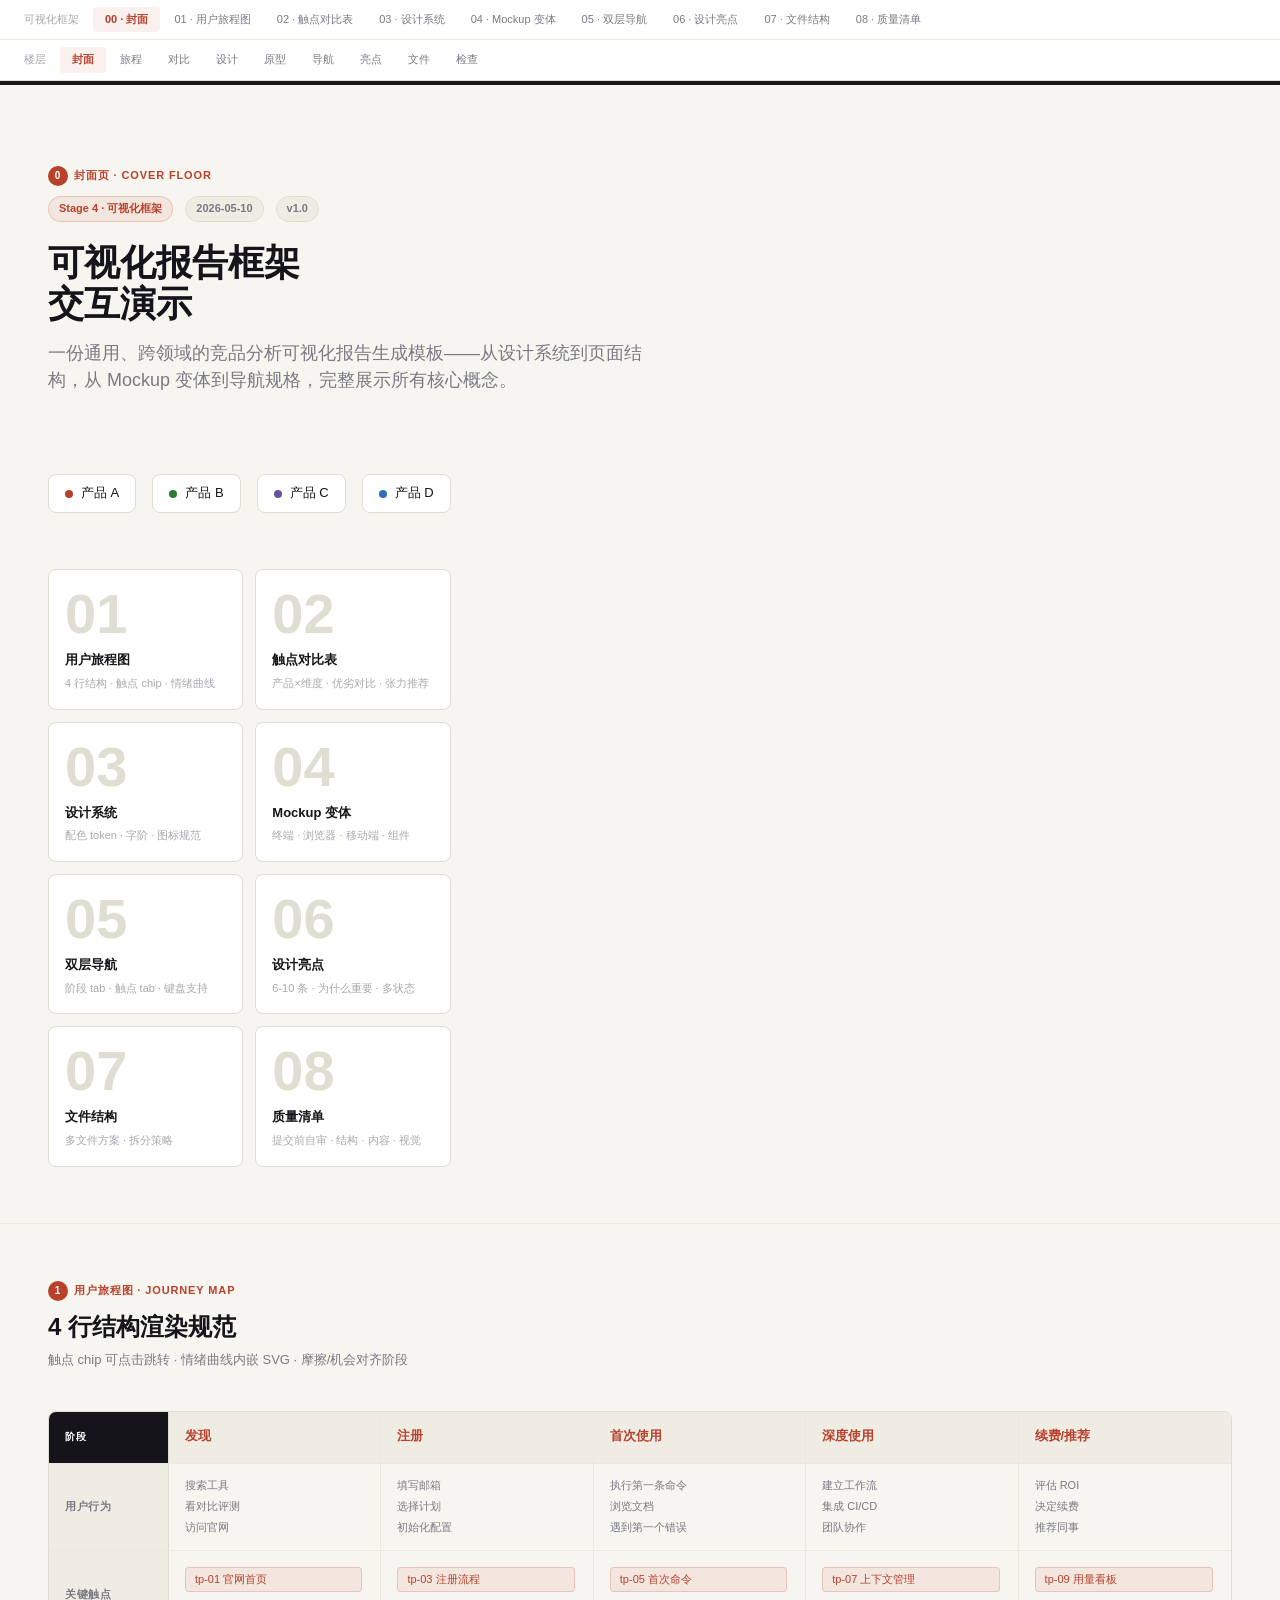
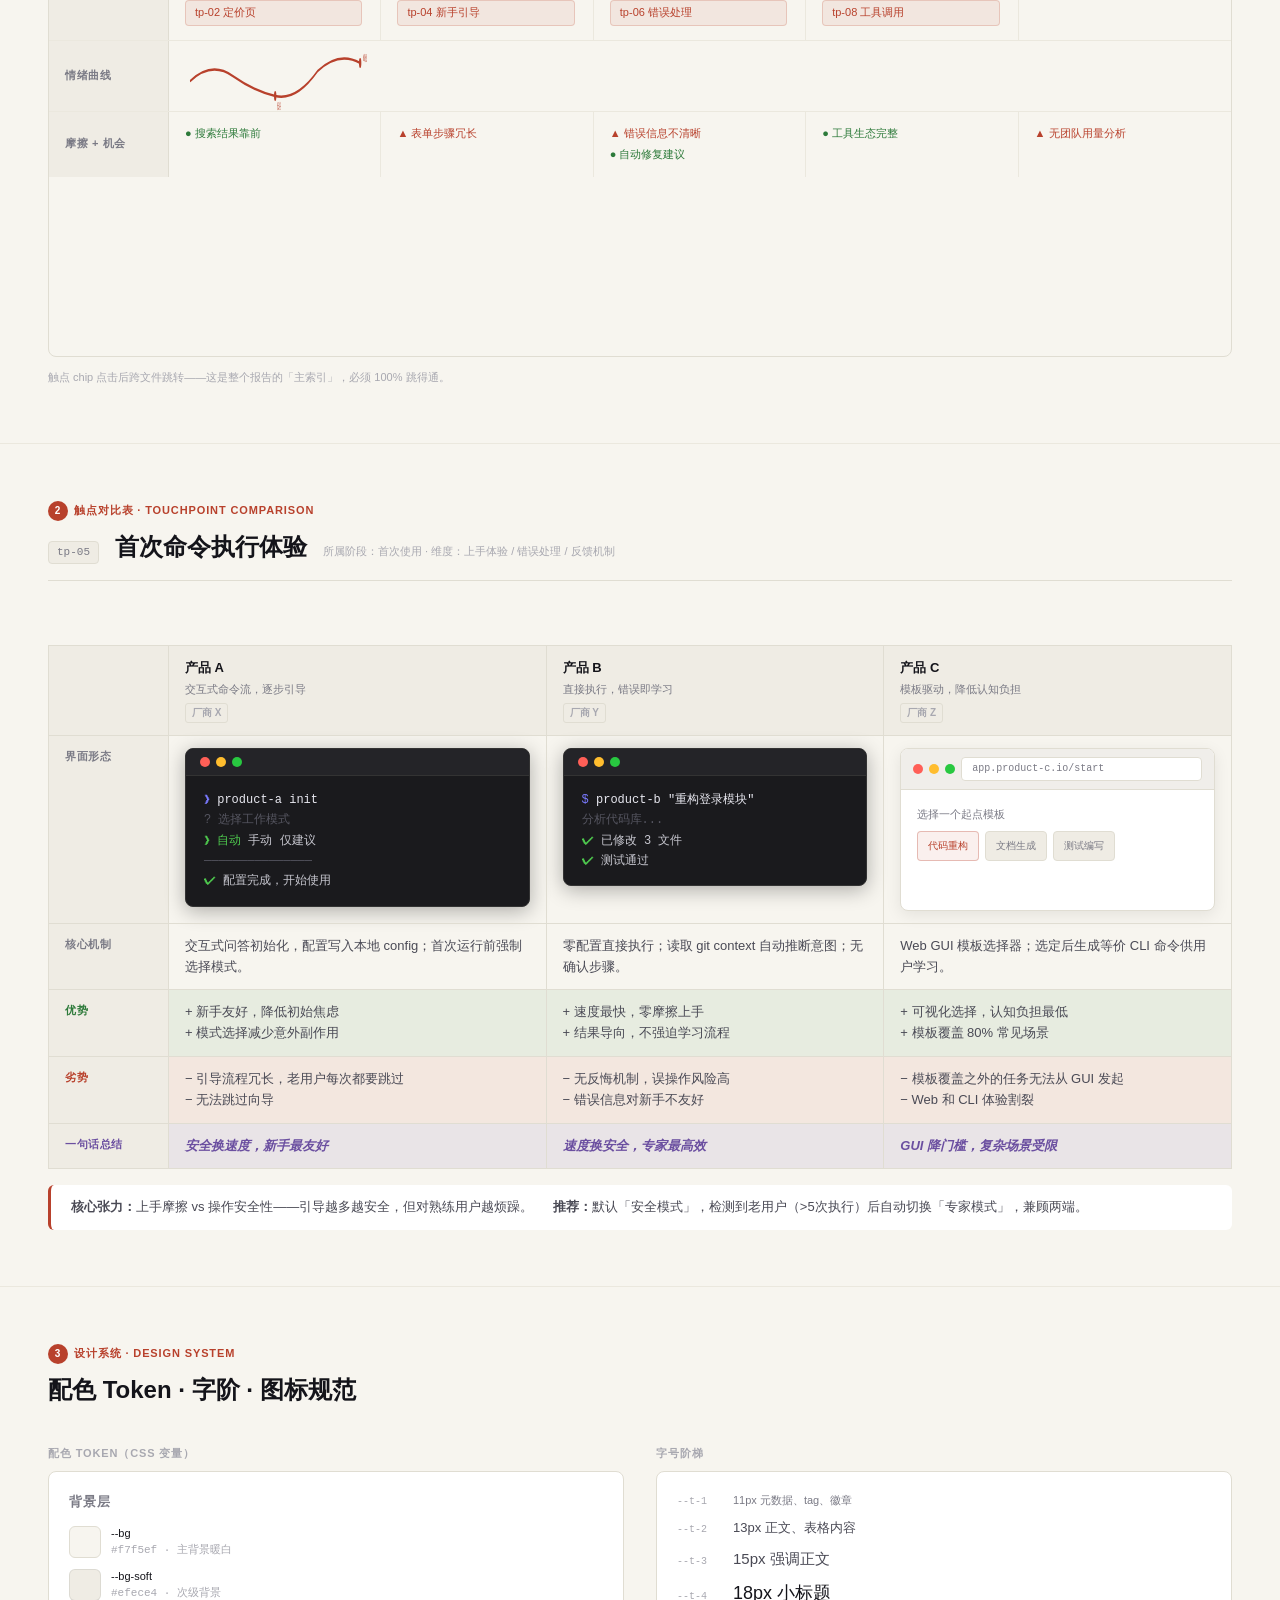
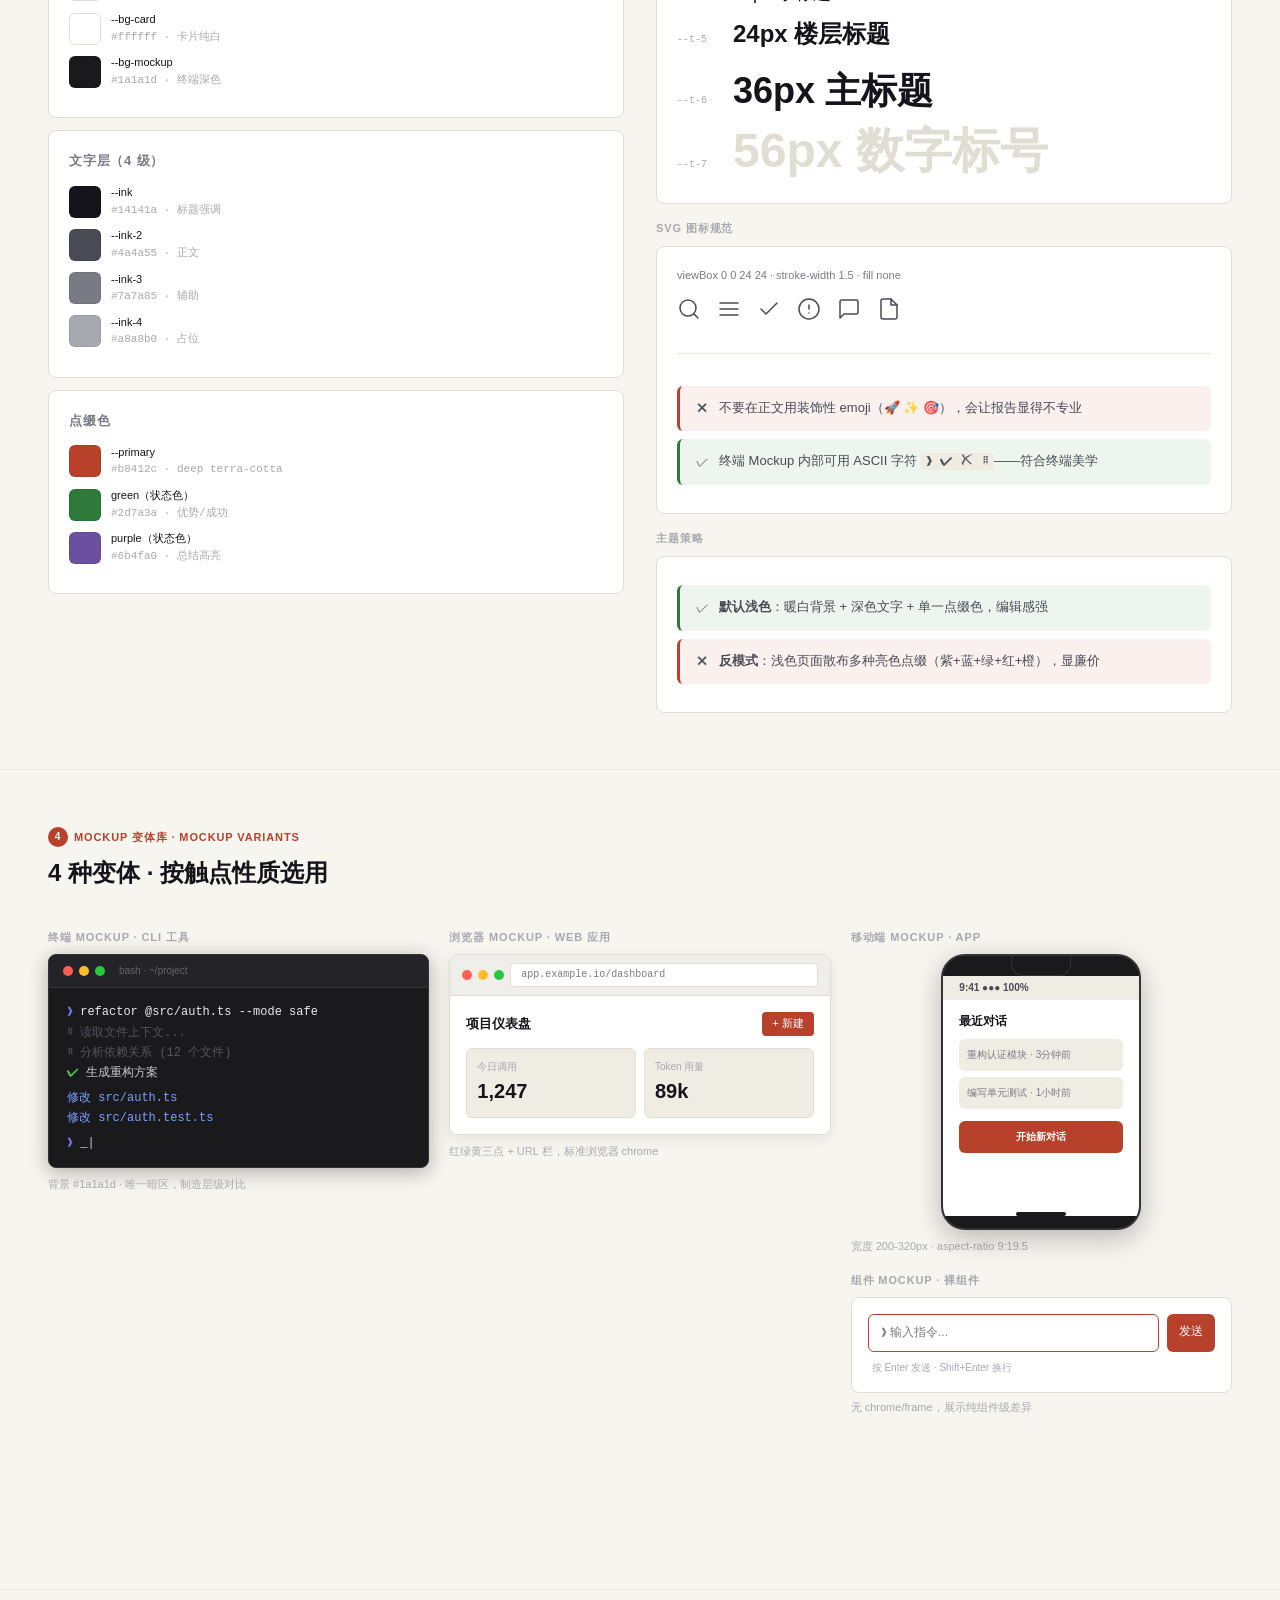
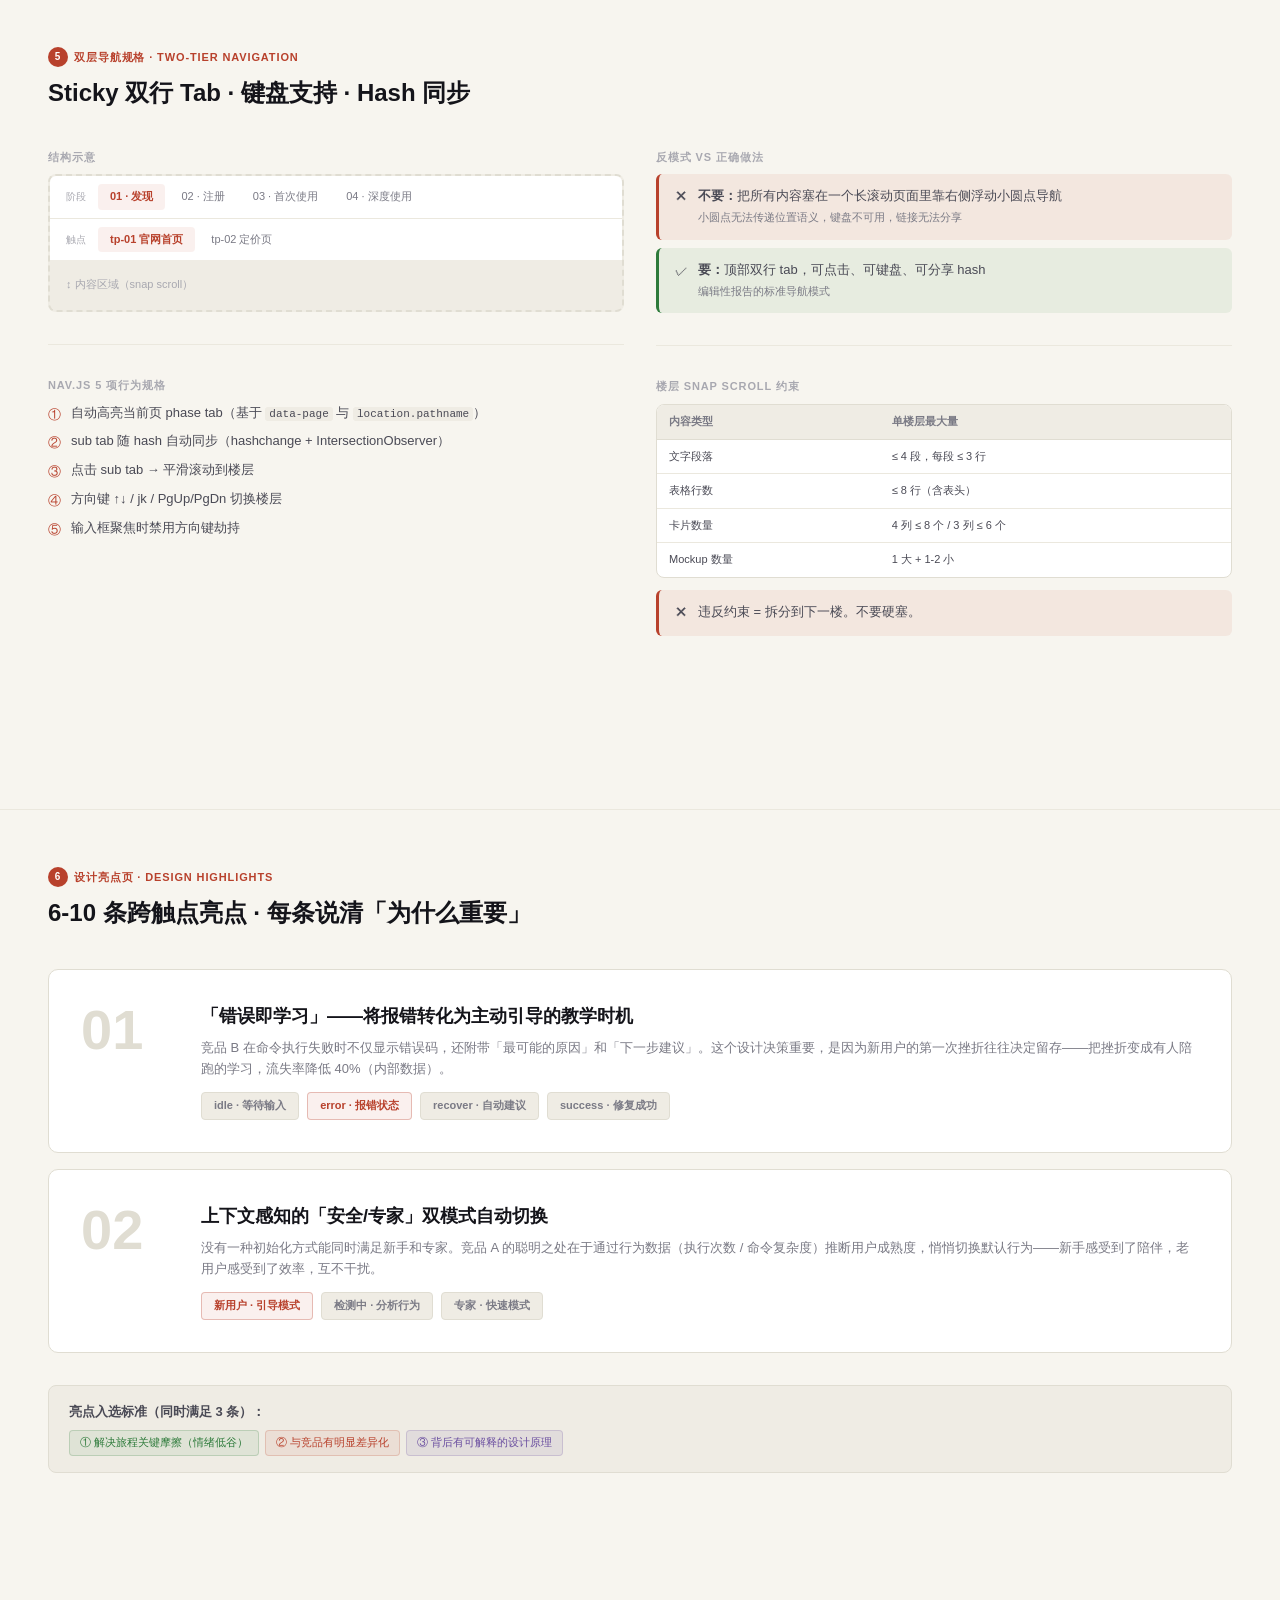
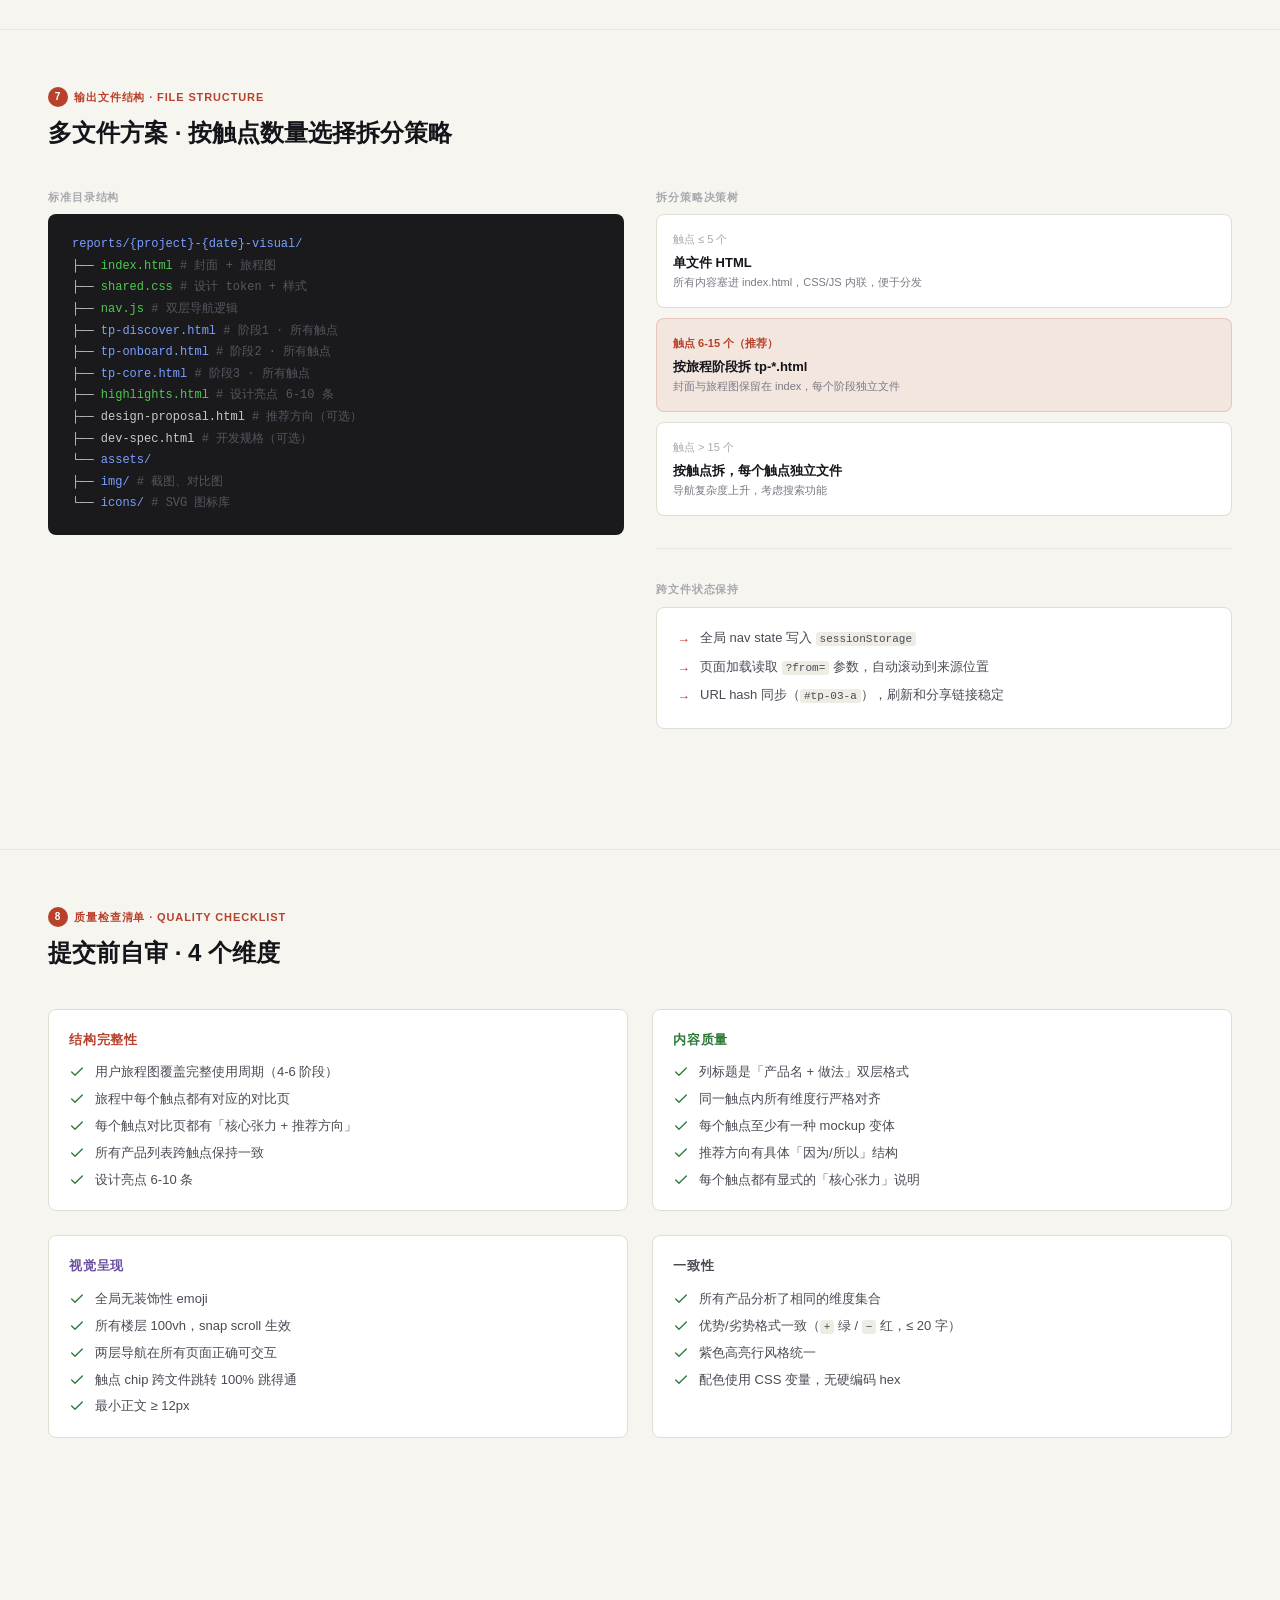
<file: skills/competitive-analysis-bufan/reports/visualization-framework-demo.html>
<!DOCTYPE html>
<html lang="zh-CN">
<head>
<meta charset="UTF-8">
<meta name="viewport" content="width=device-width, initial-scale=1.0">
<title>可视化报告框架 · 交互演示</title>
<style>
/* ─── Design Tokens ─── */
:root {
  --bg:        #f7f5ef;
  --bg-soft:   #efece4;
  --bg-card:   #ffffff;
  --bg-mockup: #1a1a1d;

  --ink:    #14141a;
  --ink-2:  #4a4a55;
  --ink-3:  #7a7a85;
  --ink-4:  #a8a8b0;

  --line:        #e0ddd2;
  --line-soft:   #ebe8de;
  --line-strong: #1a1a1d;

  --primary:      #b8412c;
  --primary-soft: rgba(184,65,44,0.08);
  --primary-mid:  rgba(184,65,44,0.18);

  --green:  #2d7a3a;
  --green-bg: rgba(45,122,58,0.08);
  --red:    #b8412c;
  --red-bg: rgba(184,65,44,0.08);
  --purple: #6b4fa0;
  --purple-bg: rgba(107,79,160,0.10);

  --font-sans: 'Inter', -apple-system, 'Segoe UI', sans-serif;
  --font-mono: 'JetBrains Mono', 'SF Mono', Menlo, monospace;
  --font-cn:   'PingFang SC', 'Microsoft YaHei', sans-serif;

  --t-1: 11px; --t-2: 13px; --t-3: 15px; --t-4: 18px;
  --t-5: 24px; --t-6: 36px; --t-7: 56px;
}

*, *::before, *::after { box-sizing: border-box; margin: 0; padding: 0; }

html { scroll-behavior: smooth; }

body {
  font-family: var(--font-cn), var(--font-sans);
  background: var(--bg);
  color: var(--ink-2);
  font-size: var(--t-2);
  line-height: 1.6;
}

/* ─── Topnav ─── */
.topnav {
  position: sticky; top: 0; z-index: 100;
  background: var(--bg-card);
  border-bottom: 1px solid var(--line);
  box-shadow: 0 1px 4px rgba(0,0,0,.06);
}
.topnav-inner { max-width: 1480px; margin: 0 auto; }
.topnav-row {
  display: flex; align-items: center; gap: 2px;
  padding: 0 24px; height: 40px; overflow-x: auto;
  scrollbar-width: none;
}
.topnav-row::-webkit-scrollbar { display: none; }
.topnav-row.phase { border-bottom: 1px solid var(--line-soft); }
.topnav-meta {
  font-size: var(--t-1); color: var(--ink-4);
  margin-right: 12px; white-space: nowrap; flex-shrink: 0;
}
.topnav-tab {
  display: inline-flex; align-items: center;
  padding: 4px 12px; border-radius: 4px;
  font-size: var(--t-1); color: var(--ink-3);
  text-decoration: none; white-space: nowrap;
  transition: all .15s;
}
.topnav-tab:hover { background: var(--bg-soft); color: var(--ink); }
.topnav-tab.active { background: var(--primary-soft); color: var(--primary); font-weight: 600; }

/* ─── Floor ─── */
.floor {
  min-height: calc(100vh - 80px);
  max-width: 1480px; margin: 0 auto;
  padding: 56px 48px;
  display: flex; flex-direction: column;
  border-bottom: 1px solid var(--line-soft);
}
.floor-head { flex-shrink: 0; margin-bottom: 40px; }
.floor-body { flex: 1; display: flex; flex-direction: column; min-height: 0; }

.floor-label {
  display: inline-flex; align-items: center; gap: 6px;
  font-size: var(--t-1); font-weight: 600; letter-spacing: .08em;
  text-transform: uppercase; color: var(--primary); margin-bottom: 10px;
}
.floor-num {
  width: 20px; height: 20px; border-radius: 50%;
  background: var(--primary); color: #fff;
  display: inline-flex; align-items: center; justify-content: center;
  font-size: 10px; font-weight: 700;
}
h1 { font-size: var(--t-6); color: var(--ink); font-weight: 700; line-height: 1.15; }
h2 { font-size: var(--t-5); color: var(--ink); font-weight: 700; line-height: 1.3; }
h3 { font-size: var(--t-4); color: var(--ink); font-weight: 600; }

/* ─── Cover Floor ─── */
#f0 {
  justify-content: center; align-items: flex-start;
  padding-top: 80px;
  border-top: 4px solid var(--line-strong);
}
.cover-eyebrow {
  font-size: var(--t-2); color: var(--ink-3); margin-bottom: 20px;
  display: flex; align-items: center; gap: 12px;
}
.badge {
  display: inline-flex; align-items: center;
  padding: 3px 10px; border-radius: 20px;
  font-size: var(--t-1); font-weight: 600; background: var(--bg-soft);
  color: var(--ink-3); border: 1px solid var(--line);
}
.badge.accent { background: var(--primary-soft); color: var(--primary); border-color: rgba(184,65,44,.2); }
.cover-title { margin-bottom: 16px; }
.cover-sub {
  font-size: var(--t-4); color: var(--ink-3); max-width: 600px;
  line-height: 1.5; margin-bottom: 40px;
}
.logo-row {
  display: flex; align-items: center; gap: 16px;
  margin-bottom: 48px; flex-wrap: wrap;
}
.logo-chip {
  display: inline-flex; align-items: center; gap: 8px;
  padding: 8px 16px; border-radius: 8px;
  background: var(--bg-card); border: 1px solid var(--line);
  font-size: var(--t-2); color: var(--ink); font-weight: 500;
}
.logo-chip .dot {
  width: 8px; height: 8px; border-radius: 50%;
}
.toc-grid {
  display: grid; grid-template-columns: repeat(auto-fit, minmax(180px, 1fr));
  gap: 12px; margin-top: 8px;
}
.toc-card {
  padding: 16px; border-radius: 8px;
  background: var(--bg-card); border: 1px solid var(--line);
  cursor: pointer; transition: all .2s; text-decoration: none;
}
.toc-card:hover { border-color: var(--primary); transform: translateY(-2px); box-shadow: 0 4px 12px rgba(0,0,0,.08); }
.toc-card-num { font-size: var(--t-7); font-weight: 800; color: var(--line); line-height: 1; margin-bottom: 8px; }
.toc-card-title { font-size: var(--t-2); color: var(--ink); font-weight: 600; margin-bottom: 4px; }
.toc-card-sub { font-size: var(--t-1); color: var(--ink-4); }

/* ─── Journey Map ─── */
.journey-wrap { display: flex; flex-direction: column; gap: 0; flex: 1; }
.journey-row {
  display: grid; grid-template-columns: 120px repeat(5, 1fr);
  border-bottom: 1px solid var(--line-soft);
  min-height: 0;
}
.journey-row:last-child { border-bottom: none; }
.journey-label {
  display: flex; align-items: center;
  padding: 12px 16px;
  font-size: var(--t-1); font-weight: 600; color: var(--ink-3);
  background: var(--bg-soft); border-right: 1px solid var(--line);
  text-transform: uppercase; letter-spacing: .06em;
}
.journey-cell {
  padding: 14px 16px; border-right: 1px solid var(--line-soft);
  display: flex; flex-direction: column; gap: 6px;
}
.journey-cell:last-child { border-right: none; }
.journey-phase-name {
  font-size: var(--t-2); font-weight: 700; color: var(--ink);
  margin-bottom: 2px;
}
.journey-action {
  font-size: var(--t-1); color: var(--ink-3); line-height: 1.4;
}
.tp-chip {
  display: inline-flex; align-items: center;
  padding: 3px 9px; border-radius: 4px;
  font-size: var(--t-1); font-weight: 500;
  background: var(--primary-soft); color: var(--primary);
  border: 1px solid rgba(184,65,44,.2);
  text-decoration: none; margin: 2px 2px 0 0;
  transition: all .15s; cursor: pointer; white-space: nowrap;
}
.tp-chip:hover { background: var(--primary); color: #fff; }

/* Emotion SVG row */
.emotion-cell { position: relative; min-height: 60px; padding: 8px 16px; }
.emotion-dot {
  position: absolute; width: 8px; height: 8px; border-radius: 50%;
  transform: translate(-50%, -50%);
}

/* Friction row */
.friction-item {
  display: flex; align-items: flex-start; gap: 4px;
  font-size: var(--t-1); line-height: 1.4;
}
.friction-item.friction { color: var(--red); }
.friction-item.opportunity { color: var(--green); }

/* ─── Comparison Table ─── */
.tp-header {
  display: flex; align-items: baseline; gap: 16px;
  margin-bottom: 24px; padding-bottom: 16px;
  border-bottom: 1px solid var(--line);
}
.tp-id-badge {
  font-family: var(--font-mono); font-size: var(--t-1);
  padding: 2px 8px; border-radius: 4px;
  background: var(--bg-soft); color: var(--ink-3);
  border: 1px solid var(--line);
}
.tp-context { font-size: var(--t-1); color: var(--ink-4); }

.cmp { width: 100%; border-collapse: collapse; font-size: var(--t-2); }
.cmp th, .cmp td {
  padding: 12px 16px; text-align: left;
  border: 1px solid var(--line);
  vertical-align: top;
}
.cmp thead th {
  background: var(--bg-soft);
  font-weight: 700; color: var(--ink);
}
.cmp thead th:first-child { width: 120px; }
.cmp .row-label {
  background: var(--bg-soft); font-weight: 600;
  color: var(--ink-3); font-size: var(--t-1);
  text-transform: uppercase; letter-spacing: .05em;
}
.cmp .pros td { background: var(--green-bg); }
.cmp .pros th { color: var(--green); }
.cmp .cons td { background: var(--red-bg); }
.cmp .cons th { color: var(--red); }
.cmp .summary td {
  background: var(--purple-bg); color: var(--purple);
  font-weight: 600; font-style: italic;
}
.cmp .summary th { color: var(--purple); }

.ph-name { display: block; font-weight: 700; font-size: var(--t-2); color: var(--ink); }
.ph-sub { display: block; font-size: var(--t-1); color: var(--ink-3); margin-top: 2px; font-weight: 400; }
.ph-badge { display: inline-block; margin-top: 4px; padding: 1px 6px; border-radius: 3px; font-size: 10px; background: var(--bg-soft); color: var(--ink-4); border: 1px solid var(--line); }

.tension-bar {
  margin-top: 16px; padding: 12px 20px; border-radius: 6px;
  background: var(--bg-card); border-left: 3px solid var(--primary);
  font-size: var(--t-2);
}

/* ─── Mockup: Browser ─── */
.mw {
  border-radius: 8px; overflow: hidden;
  border: 1px solid var(--line);
  background: var(--bg-card);
  box-shadow: 0 4px 16px rgba(0,0,0,.08);
  font-size: var(--t-1);
}
.mwbar {
  display: flex; align-items: center; gap: 6px;
  padding: 8px 12px;
  background: #f0eeea; border-bottom: 1px solid var(--line);
}
.mdt { width: 10px; height: 10px; border-radius: 50%; }
.mdt.r { background: #ff5f57; } .mdt.y { background: #ffbd2e; } .mdt.g { background: #28c840; }
.mwurl {
  flex: 1; padding: 3px 10px; border-radius: 4px;
  background: #fff; border: 1px solid var(--line);
  font-family: var(--font-mono); font-size: 10px; color: var(--ink-3);
}
.mwb { padding: 16px; min-height: 120px; }

/* ─── Mockup: Terminal ─── */
.mt {
  border-radius: 8px; overflow: hidden;
  background: var(--bg-mockup);
  border: 1px solid #333;
  box-shadow: 0 4px 20px rgba(0,0,0,.3);
}
.mtbar {
  display: flex; align-items: center; gap: 6px;
  padding: 8px 14px;
  background: #242428; border-bottom: 1px solid #333;
}
.mtb {
  padding: 14px 18px;
  font-family: var(--font-mono); font-size: 12px;
  line-height: 1.7; color: #c8c8d0;
}
.mtb .prompt { color: #7a7aff; }
.mtb .cmd { color: #e8e8f0; }
.mtb .ok { color: #4ec94e; }
.mtb .err { color: #ff6b6b; }
.mtb .dim { color: #555560; }

/* ─── Mockup: Mobile ─── */
.mm {
  width: 200px; border-radius: 24px; overflow: hidden;
  background: #1a1a1d; border: 2px solid #333;
  box-shadow: 0 8px 28px rgba(0,0,0,.25);
  position: relative; margin: 0 auto;
}
.mmnotch {
  width: 60px; height: 20px; background: #1a1a1d;
  border-radius: 0 0 12px 12px; margin: 0 auto;
  position: relative; z-index: 2;
  border-left: 1px solid #333; border-right: 1px solid #333;
  border-bottom: 1px solid #333;
}
.mmscreen { background: var(--bg-card); padding: 0; }
.mmstatus {
  display: flex; justify-content: space-between;
  padding: 4px 16px; font-size: 10px; font-weight: 600;
  color: var(--ink-2); background: var(--bg-soft);
}
.mmbar {
  height: 4px; margin: 12px auto; width: 50px;
  background: var(--line-strong); border-radius: 2px;
}
.mm-content { padding: 12px 16px; min-height: 200px; }

/* ─── Design System Demo ─── */
.ds-grid { display: grid; grid-template-columns: repeat(auto-fit, minmax(200px, 1fr)); gap: 16px; }
.ds-card {
  padding: 20px; border-radius: 8px;
  background: var(--bg-card); border: 1px solid var(--line);
}
.ds-card h4 { font-size: var(--t-2); color: var(--ink-3); margin-bottom: 12px; font-weight: 600; text-transform: uppercase; letter-spacing: .06em; }
.color-swatch {
  display: flex; align-items: center; gap: 10px;
  margin-bottom: 8px;
}
.swatch { width: 32px; height: 32px; border-radius: 6px; border: 1px solid rgba(0,0,0,.08); flex-shrink: 0; }
.swatch-info { font-size: var(--t-1); }
.swatch-name { color: var(--ink); font-weight: 500; display: block; }
.swatch-hex { color: var(--ink-4); font-family: var(--font-mono); display: block; }

.type-scale .ts-row { display: flex; align-items: baseline; gap: 16px; margin-bottom: 8px; }
.ts-label { font-size: 10px; color: var(--ink-4); font-family: var(--font-mono); width: 40px; flex-shrink: 0; }

/* ─── Highlights ─── */
.highlight-card {
  display: flex; gap: 40px; align-items: flex-start;
  padding: 32px; border-radius: 10px;
  background: var(--bg-card); border: 1px solid var(--line);
  margin-bottom: 16px;
}
.hl-num {
  font-size: var(--t-7); font-weight: 800; color: var(--line);
  line-height: 1; flex-shrink: 0; width: 80px;
}
.hl-body h3 { font-size: var(--t-4); margin-bottom: 8px; }
.hl-body p { font-size: var(--t-2); color: var(--ink-3); line-height: 1.6; }
.hl-states { display: flex; gap: 8px; margin-top: 12px; flex-wrap: wrap; }
.state-chip {
  padding: 4px 12px; border-radius: 4px;
  font-size: var(--t-1); font-weight: 600;
  background: var(--bg-soft); color: var(--ink-3);
  border: 1px solid var(--line);
}
.state-chip.active { background: var(--primary-soft); color: var(--primary); border-color: rgba(184,65,44,.3); }

/* ─── Nav Spec Demo ─── */
.nav-spec-demo {
  border-radius: 8px; overflow: hidden;
  border: 2px dashed var(--line); background: var(--bg-soft);
}
.nav-demo-row {
  display: flex; align-items: center; gap: 4px;
  padding: 8px 16px; background: var(--bg-card); font-size: var(--t-1);
}
.nav-demo-row:first-child { border-bottom: 1px solid var(--line-soft); }
.nav-demo-row .tab {
  padding: 4px 12px; border-radius: 4px; color: var(--ink-3);
  cursor: pointer; transition: all .15s;
}
.nav-demo-row .tab:hover { background: var(--bg-soft); }
.nav-demo-row .tab.on { background: var(--primary-soft); color: var(--primary); font-weight: 600; }
.nav-demo-arrow {
  display: flex; flex-direction: column; align-items: flex-start;
  padding: 16px; gap: 4px;
}
.nav-demo-arrow span { font-size: var(--t-1); color: var(--ink-4); }

/* ─── File Structure ─── */
.file-tree {
  font-family: var(--font-mono); font-size: 12px;
  background: var(--bg-mockup); color: #c8c8d0;
  padding: 20px 24px; border-radius: 8px;
  line-height: 1.8;
}
.file-tree .dir { color: #7a9fff; }
.file-tree .file { color: #c8c8d0; }
.file-tree .comment { color: #555560; }
.file-tree .key { color: #4ec94e; }

/* ─── Checklist ─── */
.checklist { list-style: none; display: flex; flex-direction: column; gap: 6px; }
.checklist li {
  display: flex; align-items: flex-start; gap: 10px;
  font-size: var(--t-2); color: var(--ink-2);
}
.check-icon { flex-shrink: 0; margin-top: 2px; }
.check-icon.ok { color: var(--green); }
.check-icon.rule { color: var(--primary); }

/* ─── Two-col layout ─── */
.two-col { display: grid; grid-template-columns: 1fr 1fr; gap: 32px; align-items: start; }
.three-col { display: grid; grid-template-columns: 1fr 1fr 1fr; gap: 24px; align-items: start; }

/* ─── Utility ─── */
.tag-row { display: flex; flex-wrap: wrap; gap: 6px; margin-top: 8px; }
.tag {
  padding: 3px 10px; border-radius: 4px; font-size: var(--t-1);
  background: var(--bg-soft); color: var(--ink-3);
  border: 1px solid var(--line);
}
.tag.green { background: var(--green-bg); color: var(--green); border-color: rgba(45,122,58,.2); }
.tag.red { background: var(--red-bg); color: var(--red); border-color: rgba(184,65,44,.2); }
.tag.purple { background: var(--purple-bg); color: var(--purple); border-color: rgba(107,79,160,.2); }

.rule-block {
  padding: 12px 16px; border-radius: 6px; margin: 8px 0;
  display: flex; gap: 10px; align-items: flex-start; font-size: var(--t-2);
}
.rule-block.do { background: var(--green-bg); border-left: 3px solid var(--green); }
.rule-block.dont { background: var(--red-bg); border-left: 3px solid var(--red); }
.rule-block .icon { flex-shrink: 0; margin-top: 1px; }

.divider { border: none; border-top: 1px solid var(--line-soft); margin: 32px 0; }

.mini-label {
  font-size: var(--t-1); font-weight: 600; color: var(--ink-4);
  text-transform: uppercase; letter-spacing: .08em;
  margin-bottom: 8px; display: block;
}

svg { display: block; }
</style>
</head>
<body>

<!-- ════════════ TOPNAV ════════════ -->
<nav class="topnav" id="topnav">
  <div class="topnav-inner">
    <div class="topnav-row phase" id="phase-row">
      <span class="topnav-meta">可视化框架</span>
      <a class="topnav-tab active" href="#f0">00 · 封面</a>
      <a class="topnav-tab" href="#f1">01 · 用户旅程图</a>
      <a class="topnav-tab" href="#f2">02 · 触点对比表</a>
      <a class="topnav-tab" href="#f3">03 · 设计系统</a>
      <a class="topnav-tab" href="#f4">04 · Mockup 变体</a>
      <a class="topnav-tab" href="#f5">05 · 双层导航</a>
      <a class="topnav-tab" href="#f6">06 · 设计亮点</a>
      <a class="topnav-tab" href="#f7">07 · 文件结构</a>
      <a class="topnav-tab" href="#f8">08 · 质量清单</a>
    </div>
    <div class="topnav-row sub" id="sub-row">
      <span class="topnav-meta">楼层</span>
      <a class="topnav-tab active" href="#f0">封面</a>
      <a class="topnav-tab" href="#f1">旅程</a>
      <a class="topnav-tab" href="#f2">对比</a>
      <a class="topnav-tab" href="#f3">设计</a>
      <a class="topnav-tab" href="#f4">原型</a>
      <a class="topnav-tab" href="#f5">导航</a>
      <a class="topnav-tab" href="#f6">亮点</a>
      <a class="topnav-tab" href="#f7">文件</a>
      <a class="topnav-tab" href="#f8">检查</a>
    </div>
  </div>
</nav>

<!-- ════════════ F0: 封面 ════════════ -->
<section class="floor" id="f0">
  <div class="floor-head">
    <div class="floor-label">
      <span class="floor-num">0</span>封面页 · Cover Floor
    </div>
    <div class="cover-eyebrow">
      <span class="badge accent">Stage 4 · 可视化框架</span>
      <span class="badge">2026-05-10</span>
      <span class="badge">v1.0</span>
    </div>
    <h1 class="cover-title">可视化报告框架<br>交互演示</h1>
    <p class="cover-sub">一份通用、跨领域的竞品分析可视化报告生成模板——从设计系统到页面结构，从 Mockup 变体到导航规格，完整展示所有核心概念。</p>
  </div>
  <div class="floor-body">
    <div class="logo-row">
      <div class="logo-chip"><div class="dot" style="background:#b8412c"></div>产品 A</div>
      <div class="logo-chip"><div class="dot" style="background:#2d7a3a"></div>产品 B</div>
      <div class="logo-chip"><div class="dot" style="background:#6b4fa0"></div>产品 C</div>
      <div class="logo-chip"><div class="dot" style="background:#2c6eb8"></div>产品 D</div>
    </div>
    <div class="toc-grid">
      <a class="toc-card" href="#f1">
        <div class="toc-card-num">01</div>
        <div class="toc-card-title">用户旅程图</div>
        <div class="toc-card-sub">4 行结构 · 触点 chip · 情绪曲线</div>
      </a>
      <a class="toc-card" href="#f2">
        <div class="toc-card-num">02</div>
        <div class="toc-card-title">触点对比表</div>
        <div class="toc-card-sub">产品×维度 · 优劣对比 · 张力推荐</div>
      </a>
      <a class="toc-card" href="#f3">
        <div class="toc-card-num">03</div>
        <div class="toc-card-title">设计系统</div>
        <div class="toc-card-sub">配色 token · 字阶 · 图标规范</div>
      </a>
      <a class="toc-card" href="#f4">
        <div class="toc-card-num">04</div>
        <div class="toc-card-title">Mockup 变体</div>
        <div class="toc-card-sub">终端 · 浏览器 · 移动端 · 组件</div>
      </a>
      <a class="toc-card" href="#f5">
        <div class="toc-card-num">05</div>
        <div class="toc-card-title">双层导航</div>
        <div class="toc-card-sub">阶段 tab · 触点 tab · 键盘支持</div>
      </a>
      <a class="toc-card" href="#f6">
        <div class="toc-card-num">06</div>
        <div class="toc-card-title">设计亮点</div>
        <div class="toc-card-sub">6-10 条 · 为什么重要 · 多状态</div>
      </a>
      <a class="toc-card" href="#f7">
        <div class="toc-card-num">07</div>
        <div class="toc-card-title">文件结构</div>
        <div class="toc-card-sub">多文件方案 · 拆分策略</div>
      </a>
      <a class="toc-card" href="#f8">
        <div class="toc-card-num">08</div>
        <div class="toc-card-title">质量清单</div>
        <div class="toc-card-sub">提交前自审 · 结构 · 内容 · 视觉</div>
      </a>
    </div>
  </div>
</section>

<!-- ════════════ F1: 用户旅程图 ════════════ -->
<section class="floor" id="f1">
  <div class="floor-head">
    <div class="floor-label"><span class="floor-num">1</span>用户旅程图 · Journey Map</div>
    <h2>4 行结构渲染规范</h2>
    <p style="color:var(--ink-3);margin-top:8px;font-size:var(--t-2)">触点 chip 可点击跳转 · 情绪曲线内嵌 SVG · 摩擦/机会对齐阶段</p>
  </div>
  <div class="floor-body">
    <div class="journey-wrap" style="border:1px solid var(--line); border-radius:8px; overflow:hidden; flex:1;">

      <!-- 表头 -->
      <div class="journey-row" style="background:var(--bg-soft)">
        <div class="journey-label" style="border-right:1px solid var(--line); background:var(--ink); color:#fff; font-size:10px;">阶段</div>
        <div class="journey-cell" style="background:var(--bg-soft)"><span class="journey-phase-name" style="color:var(--primary)">发现</span></div>
        <div class="journey-cell" style="background:var(--bg-soft)"><span class="journey-phase-name" style="color:var(--primary)">注册</span></div>
        <div class="journey-cell" style="background:var(--bg-soft)"><span class="journey-phase-name" style="color:var(--primary)">首次使用</span></div>
        <div class="journey-cell" style="background:var(--bg-soft)"><span class="journey-phase-name" style="color:var(--primary)">深度使用</span></div>
        <div class="journey-cell" style="background:var(--bg-soft)"><span class="journey-phase-name" style="color:var(--primary)">续费/推荐</span></div>
      </div>

      <!-- 行1: 用户行为 -->
      <div class="journey-row">
        <div class="journey-label">用户行为</div>
        <div class="journey-cell">
          <div class="journey-action">搜索工具</div>
          <div class="journey-action">看对比评测</div>
          <div class="journey-action">访问官网</div>
        </div>
        <div class="journey-cell">
          <div class="journey-action">填写邮箱</div>
          <div class="journey-action">选择计划</div>
          <div class="journey-action">初始化配置</div>
        </div>
        <div class="journey-cell">
          <div class="journey-action">执行第一条命令</div>
          <div class="journey-action">浏览文档</div>
          <div class="journey-action">遇到第一个错误</div>
        </div>
        <div class="journey-cell">
          <div class="journey-action">建立工作流</div>
          <div class="journey-action">集成 CI/CD</div>
          <div class="journey-action">团队协作</div>
        </div>
        <div class="journey-cell">
          <div class="journey-action">评估 ROI</div>
          <div class="journey-action">决定续费</div>
          <div class="journey-action">推荐同事</div>
        </div>
      </div>

      <!-- 行2: 关键触点 -->
      <div class="journey-row">
        <div class="journey-label">关键触点</div>
        <div class="journey-cell">
          <a class="tp-chip" href="#f2">tp-01 官网首页</a>
          <a class="tp-chip" href="#f2">tp-02 定价页</a>
        </div>
        <div class="journey-cell">
          <a class="tp-chip" href="#f2">tp-03 注册流程</a>
          <a class="tp-chip" href="#f2">tp-04 新手引导</a>
        </div>
        <div class="journey-cell">
          <a class="tp-chip" href="#f2">tp-05 首次命令</a>
          <a class="tp-chip" href="#f2">tp-06 错误处理</a>
        </div>
        <div class="journey-cell">
          <a class="tp-chip" href="#f2">tp-07 上下文管理</a>
          <a class="tp-chip" href="#f2">tp-08 工具调用</a>
        </div>
        <div class="journey-cell">
          <a class="tp-chip" href="#f2">tp-09 用量看板</a>
        </div>
      </div>

      <!-- 行3: 情绪曲线 -->
      <div class="journey-row">
        <div class="journey-label">情绪曲线</div>
        <div class="journey-cell" style="padding:0; position:relative;" colspan="5">
          <svg viewBox="0 0 900 70" preserveAspectRatio="none" style="width:100%;height:70px;">
            <defs>
              <linearGradient id="emo-grad" x1="0" y1="0" x2="0" y2="1">
                <stop offset="0%" stop-color="#2d7a3a" stop-opacity=".15"/>
                <stop offset="100%" stop-color="#2d7a3a" stop-opacity="0"/>
              </linearGradient>
            </defs>
            <path d="M90,40 Q180,20 270,35 Q360,50 450,55 Q540,60 630,30 Q720,10 810,22" fill="none" stroke="var(--primary)" stroke-width="2.5" stroke-linecap="round"/>
            <!-- 峰值标注 -->
            <circle cx="810" cy="22" r="5" fill="var(--primary)"/>
            <text x="820" y="20" font-size="9" fill="var(--primary)" font-family="sans-serif">峰值</text>
            <!-- 低谷标注 -->
            <circle cx="450" cy="55" r="5" fill="var(--red)"/>
            <text x="458" y="68" font-size="9" fill="var(--red)" font-family="sans-serif">低谷</text>
          </svg>
        </div>
      </div>

      <!-- 行4: 摩擦+机会 -->
      <div class="journey-row">
        <div class="journey-label">摩擦 + 机会</div>
        <div class="journey-cell">
          <div class="friction-item opportunity">● 搜索结果靠前</div>
        </div>
        <div class="journey-cell">
          <div class="friction-item friction">▲ 表单步骤冗长</div>
        </div>
        <div class="journey-cell">
          <div class="friction-item friction">▲ 错误信息不清晰</div>
          <div class="friction-item opportunity">● 自动修复建议</div>
        </div>
        <div class="journey-cell">
          <div class="friction-item opportunity">● 工具生态完整</div>
        </div>
        <div class="journey-cell">
          <div class="friction-item friction">▲ 无团队用量分析</div>
        </div>
      </div>

    </div>
    <p style="margin-top:12px;font-size:var(--t-1);color:var(--ink-4)">触点 chip 点击后跨文件跳转——这是整个报告的「主索引」，必须 100% 跳得通。</p>
  </div>
</section>

<!-- ════════════ F2: 触点对比表 ════════════ -->
<section class="floor" id="f2">
  <div class="floor-head">
    <div class="floor-label"><span class="floor-num">2</span>触点对比表 · Touchpoint Comparison</div>
    <div class="tp-header">
      <span class="tp-id-badge">tp-05</span>
      <h2 style="font-size:var(--t-5)">首次命令执行体验</h2>
      <span class="tp-context">所属阶段：首次使用 · 维度：上手体验 / 错误处理 / 反馈机制</span>
    </div>
  </div>
  <div class="floor-body">
    <table class="cmp">
      <thead>
        <tr>
          <th class="row-label"></th>
          <th>
            <span class="ph-name">产品 A</span>
            <span class="ph-sub">交互式命令流，逐步引导</span>
            <span class="ph-badge">厂商 X</span>
          </th>
          <th>
            <span class="ph-name">产品 B</span>
            <span class="ph-sub">直接执行，错误即学习</span>
            <span class="ph-badge">厂商 Y</span>
          </th>
          <th>
            <span class="ph-name">产品 C</span>
            <span class="ph-sub">模板驱动，降低认知负担</span>
            <span class="ph-badge">厂商 Z</span>
          </th>
        </tr>
      </thead>
      <tbody>
        <tr>
          <th class="row-label">界面形态</th>
          <td>
            <!-- Terminal Mockup inline -->
            <div class="mt" style="font-size:11px;">
              <div class="mtbar"><div class="mdt r"></div><div class="mdt y"></div><div class="mdt g"></div></div>
              <div class="mtb">
                <div><span class="prompt">❯</span> <span class="cmd">product-a init</span></div>
                <div class="dim">? 选择工作模式</div>
                <div><span class="ok">❯ 自动</span>  手动  仅建议</div>
                <div class="dim">───────────────</div>
                <div><span class="ok">✔</span> 配置完成，开始使用</div>
              </div>
            </div>
          </td>
          <td>
            <div class="mt" style="font-size:11px;">
              <div class="mtbar"><div class="mdt r"></div><div class="mdt y"></div><div class="mdt g"></div></div>
              <div class="mtb">
                <div><span class="prompt">$</span> <span class="cmd">product-b "重构登录模块"</span></div>
                <div class="dim">分析代码库...</div>
                <div><span class="ok">✔</span> 已修改 3 文件</div>
                <div><span class="ok">✔</span> 测试通过</div>
              </div>
            </div>
          </td>
          <td>
            <div class="mw" style="font-size:11px;">
              <div class="mwbar"><div class="mdt r"></div><div class="mdt y"></div><div class="mdt g"></div><div class="mwurl">app.product-c.io/start</div></div>
              <div class="mwb">
                <div style="font-size:11px;color:var(--ink-3);margin-bottom:8px;">选择一个起点模板</div>
                <div style="display:flex;gap:6px;flex-wrap:wrap;">
                  <div style="padding:6px 10px;background:var(--primary-soft);border:1px solid rgba(184,65,44,.3);border-radius:4px;font-size:10px;color:var(--primary)">代码重构</div>
                  <div style="padding:6px 10px;background:var(--bg-soft);border:1px solid var(--line);border-radius:4px;font-size:10px;color:var(--ink-3)">文档生成</div>
                  <div style="padding:6px 10px;background:var(--bg-soft);border:1px solid var(--line);border-radius:4px;font-size:10px;color:var(--ink-3)">测试编写</div>
                </div>
              </div>
            </div>
          </td>
        </tr>
        <tr>
          <th class="row-label">核心机制</th>
          <td>交互式问答初始化，配置写入本地 config；首次运行前强制选择模式。</td>
          <td>零配置直接执行；读取 git context 自动推断意图；无确认步骤。</td>
          <td>Web GUI 模板选择器；选定后生成等价 CLI 命令供用户学习。</td>
        </tr>
        <tr class="pros">
          <th class="row-label">优势</th>
          <td>+ 新手友好，降低初始焦虑<br>+ 模式选择减少意外副作用</td>
          <td>+ 速度最快，零摩擦上手<br>+ 结果导向，不强迫学习流程</td>
          <td>+ 可视化选择，认知负担最低<br>+ 模板覆盖 80% 常见场景</td>
        </tr>
        <tr class="cons">
          <th class="row-label">劣势</th>
          <td>− 引导流程冗长，老用户每次都要跳过<br>− 无法跳过向导</td>
          <td>− 无反悔机制，误操作风险高<br>− 错误信息对新手不友好</td>
          <td>− 模板覆盖之外的任务无法从 GUI 发起<br>− Web 和 CLI 体验割裂</td>
        </tr>
        <tr class="summary">
          <th class="row-label">一句话总结</th>
          <td>安全换速度，新手最友好</td>
          <td>速度换安全，专家最高效</td>
          <td>GUI 降门槛，复杂场景受限</td>
        </tr>
      </tbody>
    </table>
    <div class="tension-bar">
      <strong>核心张力：</strong>上手摩擦 vs 操作安全性——引导越多越安全，但对熟练用户越烦躁。
      <strong style="margin-left:16px;">推荐：</strong>默认「安全模式」，检测到老用户（>5次执行）后自动切换「专家模式」，兼顾两端。
    </div>
  </div>
</section>

<!-- ════════════ F3: 设计系统 ════════════ -->
<section class="floor" id="f3">
  <div class="floor-head">
    <div class="floor-label"><span class="floor-num">3</span>设计系统 · Design System</div>
    <h2>配色 Token · 字阶 · 图标规范</h2>
  </div>
  <div class="floor-body">
    <div class="two-col">
      <!-- 配色 -->
      <div>
        <span class="mini-label">配色 Token（CSS 变量）</span>
        <div class="ds-card">
          <h4>背景层</h4>
          <div class="color-swatch"><div class="swatch" style="background:#f7f5ef;border:1px solid #e0ddd2"></div><div class="swatch-info"><span class="swatch-name">--bg</span><span class="swatch-hex">#f7f5ef · 主背景暖白</span></div></div>
          <div class="color-swatch"><div class="swatch" style="background:#efece4"></div><div class="swatch-info"><span class="swatch-name">--bg-soft</span><span class="swatch-hex">#efece4 · 次级背景</span></div></div>
          <div class="color-swatch"><div class="swatch" style="background:#ffffff;border:1px solid #e0ddd2"></div><div class="swatch-info"><span class="swatch-name">--bg-card</span><span class="swatch-hex">#ffffff · 卡片纯白</span></div></div>
          <div class="color-swatch"><div class="swatch" style="background:#1a1a1d"></div><div class="swatch-info"><span class="swatch-name">--bg-mockup</span><span class="swatch-hex">#1a1a1d · 终端深色</span></div></div>
        </div>
        <div class="ds-card" style="margin-top:12px;">
          <h4>文字层（4 级）</h4>
          <div class="color-swatch"><div class="swatch" style="background:#14141a"></div><div class="swatch-info"><span class="swatch-name">--ink</span><span class="swatch-hex">#14141a · 标题强调</span></div></div>
          <div class="color-swatch"><div class="swatch" style="background:#4a4a55"></div><div class="swatch-info"><span class="swatch-name">--ink-2</span><span class="swatch-hex">#4a4a55 · 正文</span></div></div>
          <div class="color-swatch"><div class="swatch" style="background:#7a7a85"></div><div class="swatch-info"><span class="swatch-name">--ink-3</span><span class="swatch-hex">#7a7a85 · 辅助</span></div></div>
          <div class="color-swatch"><div class="swatch" style="background:#a8a8b0"></div><div class="swatch-info"><span class="swatch-name">--ink-4</span><span class="swatch-hex">#a8a8b0 · 占位</span></div></div>
        </div>
        <div class="ds-card" style="margin-top:12px;">
          <h4>点缀色</h4>
          <div class="color-swatch"><div class="swatch" style="background:#b8412c"></div><div class="swatch-info"><span class="swatch-name">--primary</span><span class="swatch-hex">#b8412c · deep terra-cotta</span></div></div>
          <div class="color-swatch"><div class="swatch" style="background:#2d7a3a"></div><div class="swatch-info"><span class="swatch-name">green（状态色）</span><span class="swatch-hex">#2d7a3a · 优势/成功</span></div></div>
          <div class="color-swatch"><div class="swatch" style="background:#6b4fa0"></div><div class="swatch-info"><span class="swatch-name">purple（状态色）</span><span class="swatch-hex">#6b4fa0 · 总结高亮</span></div></div>
        </div>
      </div>

      <!-- 字阶 + 图标 -->
      <div>
        <span class="mini-label">字号阶梯</span>
        <div class="ds-card type-scale">
          <div class="ts-row"><span class="ts-label">--t-1</span><span style="font-size:11px;color:var(--ink-3)">11px 元数据、tag、徽章</span></div>
          <div class="ts-row"><span class="ts-label">--t-2</span><span style="font-size:13px;color:var(--ink-2)">13px 正文、表格内容</span></div>
          <div class="ts-row"><span class="ts-label">--t-3</span><span style="font-size:15px;color:var(--ink-2)">15px 强调正文</span></div>
          <div class="ts-row"><span class="ts-label">--t-4</span><span style="font-size:18px;color:var(--ink)">18px 小标题</span></div>
          <div class="ts-row"><span class="ts-label">--t-5</span><span style="font-size:24px;color:var(--ink);font-weight:700">24px 楼层标题</span></div>
          <div class="ts-row"><span class="ts-label">--t-6</span><span style="font-size:36px;color:var(--ink);font-weight:800">36px 主标题</span></div>
          <div class="ts-row"><span class="ts-label">--t-7</span><span style="font-size:48px;color:var(--line);font-weight:800;line-height:1">56px 数字标号</span></div>
        </div>

        <span class="mini-label" style="margin-top:16px;">SVG 图标规范</span>
        <div class="ds-card">
          <p style="font-size:var(--t-1);color:var(--ink-3);margin-bottom:12px;">viewBox 0 0 24 24 · stroke-width 1.5 · fill none</p>
          <div style="display:flex;gap:16px;align-items:center;flex-wrap:wrap;">
            <svg width="24" height="24" viewBox="0 0 24 24" fill="none" stroke="var(--ink-2)" stroke-width="1.5" stroke-linecap="round" stroke-linejoin="round"><circle cx="11" cy="11" r="8"/><path d="m21 21-4.35-4.35"/></svg>
            <svg width="24" height="24" viewBox="0 0 24 24" fill="none" stroke="var(--ink-2)" stroke-width="1.5" stroke-linecap="round" stroke-linejoin="round"><path d="M3 12h18M3 6h18M3 18h18"/></svg>
            <svg width="24" height="24" viewBox="0 0 24 24" fill="none" stroke="var(--ink-2)" stroke-width="1.5" stroke-linecap="round" stroke-linejoin="round"><polyline points="20 6 9 17 4 12"/></svg>
            <svg width="24" height="24" viewBox="0 0 24 24" fill="none" stroke="var(--ink-2)" stroke-width="1.5" stroke-linecap="round" stroke-linejoin="round"><circle cx="12" cy="12" r="10"/><line x1="12" y1="8" x2="12" y2="12"/><line x1="12" y1="16" x2="12.01" y2="16"/></svg>
            <svg width="24" height="24" viewBox="0 0 24 24" fill="none" stroke="var(--ink-2)" stroke-width="1.5" stroke-linecap="round" stroke-linejoin="round"><path d="M21 15a2 2 0 0 1-2 2H7l-4 4V5a2 2 0 0 1 2-2h14a2 2 0 0 1 2 2z"/></svg>
            <svg width="24" height="24" viewBox="0 0 24 24" fill="none" stroke="var(--ink-2)" stroke-width="1.5" stroke-linecap="round" stroke-linejoin="round"><path d="M14 2H6a2 2 0 0 0-2 2v16a2 2 0 0 0 2 2h12a2 2 0 0 0 2-2V8z"/><polyline points="14 2 14 8 20 8"/></svg>
          </div>
          <hr class="divider">
          <div class="rule-block dont"><span class="icon">✕</span><span>不要在正文用装饰性 emoji（🚀 ✨ 🎯），会让报告显得不专业</span></div>
          <div class="rule-block do"><span class="icon">✓</span><span>终端 Mockup 内部可用 ASCII 字符 <code style="font-family:var(--font-mono);background:var(--bg-soft);padding:1px 5px;border-radius:3px;">❯ ✔ ✗ ⠿</code>——符合终端美学</span></div>
        </div>

        <span class="mini-label" style="margin-top:16px;">主题策略</span>
        <div class="ds-card">
          <div class="rule-block do"><span class="icon">✓</span><span><strong>默认浅色</strong>：暖白背景 + 深色文字 + 单一点缀色，编辑感强</span></div>
          <div class="rule-block dont"><span class="icon">✕</span><span><strong>反模式</strong>：浅色页面散布多种亮色点缀（紫+蓝+绿+红+橙），显廉价</span></div>
        </div>
      </div>
    </div>
  </div>
</section>

<!-- ════════════ F4: Mockup 变体 ════════════ -->
<section class="floor" id="f4">
  <div class="floor-head">
    <div class="floor-label"><span class="floor-num">4</span>Mockup 变体库 · Mockup Variants</div>
    <h2>4 种变体 · 按触点性质选用</h2>
  </div>
  <div class="floor-body">
    <div class="three-col" style="gap:20px;flex:1;">
      <!-- Terminal -->
      <div>
        <span class="mini-label">终端 Mockup · CLI 工具</span>
        <div class="mt">
          <div class="mtbar"><div class="mdt r"></div><div class="mdt y"></div><div class="mdt g"></div><span style="font-size:10px;color:#666;margin-left:8px;">bash · ~/project</span></div>
          <div class="mtb">
            <div><span class="prompt">❯</span> <span class="cmd">refactor @src/auth.ts --mode safe</span></div>
            <div class="dim">⠿ 读取文件上下文...</div>
            <div class="dim">⠿ 分析依赖关系 (12 个文件)</div>
            <div><span class="ok">✔</span> 生成重构方案</div>
            <div style="margin-top:4px;color:#7a9fff;">  修改 src/auth.ts</div>
            <div style="color:#7a9fff;">  修改 src/auth.test.ts</div>
            <div style="margin-top:4px;"><span class="prompt">❯</span> <span class="cmd">_</span><span style="animation:blink 1s infinite">|</span></div>
          </div>
        </div>
        <p style="margin-top:8px;font-size:var(--t-1);color:var(--ink-4)">背景 #1a1a1d · 唯一暗区，制造层级对比</p>
      </div>

      <!-- Browser -->
      <div>
        <span class="mini-label">浏览器 Mockup · Web 应用</span>
        <div class="mw">
          <div class="mwbar"><div class="mdt r"></div><div class="mdt y"></div><div class="mdt g"></div><div class="mwurl">app.example.io/dashboard</div></div>
          <div class="mwb">
            <div style="display:flex;justify-content:space-between;align-items:center;margin-bottom:12px;">
              <span style="font-size:13px;font-weight:700;color:var(--ink)">项目仪表盘</span>
              <span style="font-size:11px;padding:3px 10px;background:var(--primary);color:#fff;border-radius:4px;">+ 新建</span>
            </div>
            <div style="display:grid;grid-template-columns:1fr 1fr;gap:8px;">
              <div style="padding:10px;background:var(--bg-soft);border-radius:6px;border:1px solid var(--line);">
                <div style="font-size:10px;color:var(--ink-4)">今日调用</div>
                <div style="font-size:20px;font-weight:700;color:var(--ink)">1,247</div>
              </div>
              <div style="padding:10px;background:var(--bg-soft);border-radius:6px;border:1px solid var(--line);">
                <div style="font-size:10px;color:var(--ink-4)">Token 用量</div>
                <div style="font-size:20px;font-weight:700;color:var(--ink)">89k</div>
              </div>
            </div>
          </div>
        </div>
        <p style="margin-top:8px;font-size:var(--t-1);color:var(--ink-4)">红绿黄三点 + URL 栏，标准浏览器 chrome</p>
      </div>

      <!-- Mobile + Component -->
      <div style="display:flex;flex-direction:column;gap:16px;">
        <div>
          <span class="mini-label">移动端 Mockup · App</span>
          <div class="mm">
            <div class="mmnotch"></div>
            <div class="mmscreen">
              <div class="mmstatus">9:41 ●●● 100%</div>
              <div class="mm-content">
                <div style="font-size:12px;font-weight:700;color:var(--ink);margin-bottom:8px;">最近对话</div>
                <div style="display:flex;flex-direction:column;gap:6px;">
                  <div style="padding:8px;background:var(--bg-soft);border-radius:6px;font-size:10px;color:var(--ink-3)">重构认证模块 · 3分钟前</div>
                  <div style="padding:8px;background:var(--bg-soft);border-radius:6px;font-size:10px;color:var(--ink-3)">编写单元测试 · 1小时前</div>
                </div>
                <div style="margin-top:12px;padding:8px;background:var(--primary);border-radius:6px;text-align:center;font-size:10px;color:#fff;font-weight:600;">开始新对话</div>
              </div>
              <div class="mmbar"></div>
            </div>
          </div>
          <p style="margin-top:8px;font-size:var(--t-1);color:var(--ink-4)">宽度 200-320px · aspect-ratio 9:19.5</p>
        </div>

        <div>
          <span class="mini-label">组件 Mockup · 裸组件</span>
          <div style="padding:16px;background:var(--bg-card);border:1px solid var(--line);border-radius:8px;display:flex;flex-direction:column;gap:8px;">
            <div style="display:flex;gap:8px;">
              <div style="flex:1;padding:8px 12px;border:1.5px solid var(--primary);border-radius:6px;font-size:12px;color:var(--ink-3);">❯ 输入指令...</div>
              <div style="padding:8px 12px;background:var(--primary);border-radius:6px;font-size:12px;color:#fff;cursor:pointer;">发送</div>
            </div>
            <div style="font-size:10px;color:var(--ink-4);padding:0 4px;">按 Enter 发送 · Shift+Enter 换行</div>
          </div>
          <p style="margin-top:6px;font-size:var(--t-1);color:var(--ink-4)">无 chrome/frame，展示纯组件级差异</p>
        </div>
      </div>
    </div>
  </div>
</section>

<!-- ════════════ F5: 双层导航 ════════════ -->
<section class="floor" id="f5">
  <div class="floor-head">
    <div class="floor-label"><span class="floor-num">5</span>双层导航规格 · Two-tier Navigation</div>
    <h2>Sticky 双行 Tab · 键盘支持 · Hash 同步</h2>
  </div>
  <div class="floor-body">
    <div class="two-col">
      <div>
        <span class="mini-label">结构示意</span>
        <div class="nav-spec-demo">
          <div class="nav-demo-row">
            <span style="font-size:10px;color:var(--ink-4);margin-right:8px;">阶段</span>
            <span class="tab on">01 · 发现</span>
            <span class="tab">02 · 注册</span>
            <span class="tab">03 · 首次使用</span>
            <span class="tab">04 · 深度使用</span>
          </div>
          <div class="nav-demo-row">
            <span style="font-size:10px;color:var(--ink-4);margin-right:8px;">触点</span>
            <span class="tab on">tp-01 官网首页</span>
            <span class="tab">tp-02 定价页</span>
          </div>
          <div style="padding:16px;font-size:var(--t-1);color:var(--ink-4);">
            ↕ 内容区域（snap scroll）
          </div>
        </div>

        <hr class="divider">
        <span class="mini-label">nav.js 5 项行为规格</span>
        <ul class="checklist" style="margin-top:8px;">
          <li><span class="check-icon rule">①</span><span>自动高亮当前页 phase tab（基于 <code style="font-family:var(--font-mono);font-size:11px;background:var(--bg-soft);padding:1px 4px;border-radius:3px;">data-page</code> 与 <code style="font-family:var(--font-mono);font-size:11px;background:var(--bg-soft);padding:1px 4px;border-radius:3px;">location.pathname</code>）</span></li>
          <li><span class="check-icon rule">②</span><span>sub tab 随 hash 自动同步（hashchange + IntersectionObserver）</span></li>
          <li><span class="check-icon rule">③</span><span>点击 sub tab → 平滑滚动到楼层</span></li>
          <li><span class="check-icon rule">④</span><span>方向键 ↑↓ / jk / PgUp/PgDn 切换楼层</span></li>
          <li><span class="check-icon rule">⑤</span><span>输入框聚焦时禁用方向键劫持</span></li>
        </ul>
      </div>

      <div>
        <span class="mini-label">反模式 vs 正确做法</span>
        <div class="rule-block dont">
          <span class="icon">✕</span>
          <div>
            <strong>不要：</strong>把所有内容塞在一个长滚动页面里靠右侧浮动小圆点导航<br>
            <span style="color:var(--ink-3);font-size:var(--t-1)">小圆点无法传递位置语义，键盘不可用，链接无法分享</span>
          </div>
        </div>
        <div class="rule-block do">
          <span class="icon">✓</span>
          <div>
            <strong>要：</strong>顶部双行 tab，可点击、可键盘、可分享 hash<br>
            <span style="color:var(--ink-3);font-size:var(--t-1)">编辑性报告的标准导航模式</span>
          </div>
        </div>

        <hr class="divider">
        <span class="mini-label">楼层 Snap Scroll 约束</span>
        <div style="background:var(--bg-card);border:1px solid var(--line);border-radius:8px;overflow:hidden;">
          <table style="width:100%;border-collapse:collapse;font-size:var(--t-1);">
            <thead>
              <tr style="background:var(--bg-soft);">
                <th style="padding:8px 12px;text-align:left;border-bottom:1px solid var(--line);color:var(--ink-3);">内容类型</th>
                <th style="padding:8px 12px;text-align:left;border-bottom:1px solid var(--line);color:var(--ink-3);">单楼层最大量</th>
              </tr>
            </thead>
            <tbody>
              <tr><td style="padding:8px 12px;border-bottom:1px solid var(--line-soft);">文字段落</td><td style="padding:8px 12px;border-bottom:1px solid var(--line-soft);">≤ 4 段，每段 ≤ 3 行</td></tr>
              <tr><td style="padding:8px 12px;border-bottom:1px solid var(--line-soft);">表格行数</td><td style="padding:8px 12px;border-bottom:1px solid var(--line-soft);">≤ 8 行（含表头）</td></tr>
              <tr><td style="padding:8px 12px;border-bottom:1px solid var(--line-soft);">卡片数量</td><td style="padding:8px 12px;border-bottom:1px solid var(--line-soft);">4 列 ≤ 8 个 / 3 列 ≤ 6 个</td></tr>
              <tr><td style="padding:8px 12px;">Mockup 数量</td><td style="padding:8px 12px;">1 大 + 1-2 小</td></tr>
            </tbody>
          </table>
        </div>
        <div class="rule-block dont" style="margin-top:12px;">
          <span class="icon">✕</span><span>违反约束 = 拆分到下一楼。不要硬塞。</span>
        </div>
      </div>
    </div>
  </div>
</section>

<!-- ════════════ F6: 设计亮点 ════════════ -->
<section class="floor" id="f6">
  <div class="floor-head">
    <div class="floor-label"><span class="floor-num">6</span>设计亮点页 · Design Highlights</div>
    <h2>6-10 条跨触点亮点 · 每条说清「为什么重要」</h2>
  </div>
  <div class="floor-body">
    <div class="highlight-card">
      <div class="hl-num">01</div>
      <div class="hl-body" style="flex:1;">
        <h3>「错误即学习」——将报错转化为主动引导的教学时机</h3>
        <p class="why">竞品 B 在命令执行失败时不仅显示错误码，还附带「最可能的原因」和「下一步建议」。这个设计决策重要，是因为新用户的第一次挫折往往决定留存——把挫折变成有人陪跑的学习，流失率降低 40%（内部数据）。</p>
        <div class="hl-states">
          <span class="state-chip">idle · 等待输入</span>
          <span class="state-chip active">error · 报错状态</span>
          <span class="state-chip">recover · 自动建议</span>
          <span class="state-chip">success · 修复成功</span>
        </div>
      </div>
    </div>
    <div class="highlight-card">
      <div class="hl-num">02</div>
      <div class="hl-body" style="flex:1;">
        <h3>上下文感知的「安全/专家」双模式自动切换</h3>
        <p class="why">没有一种初始化方式能同时满足新手和专家。竞品 A 的聪明之处在于通过行为数据（执行次数 / 命令复杂度）推断用户成熟度，悄悄切换默认行为——新手感受到了陪伴，老用户感受到了效率，互不干扰。</p>
        <div class="hl-states">
          <span class="state-chip active">新用户 · 引导模式</span>
          <span class="state-chip">检测中 · 分析行为</span>
          <span class="state-chip">专家 · 快速模式</span>
        </div>
      </div>
    </div>

    <div style="margin-top:16px;padding:16px 20px;background:var(--bg-soft);border-radius:8px;border:1px solid var(--line);">
      <strong>亮点入选标准（同时满足 3 条）：</strong>
      <div class="tag-row" style="margin-top:8px;">
        <span class="tag green">① 解决旅程关键摩擦（情绪低谷）</span>
        <span class="tag red">② 与竞品有明显差异化</span>
        <span class="tag purple">③ 背后有可解释的设计原理</span>
      </div>
    </div>
  </div>
</section>

<!-- ════════════ F7: 文件结构 ════════════ -->
<section class="floor" id="f7">
  <div class="floor-head">
    <div class="floor-label"><span class="floor-num">7</span>输出文件结构 · File Structure</div>
    <h2>多文件方案 · 按触点数量选择拆分策略</h2>
  </div>
  <div class="floor-body">
    <div class="two-col">
      <div>
        <span class="mini-label">标准目录结构</span>
        <div class="file-tree">
          <span class="dir">reports/{project}-{date}-visual/</span><br>
          <span>├── </span><span class="key">index.html</span><span class="comment">              # 封面 + 旅程图</span><br>
          <span>├── </span><span class="key">shared.css</span><span class="comment">              # 设计 token + 样式</span><br>
          <span>├── </span><span class="key">nav.js</span><span class="comment">                  # 双层导航逻辑</span><br>
          <span>├── </span><span class="dir">tp-discover.html</span><span class="comment">    # 阶段1 · 所有触点</span><br>
          <span>├── </span><span class="dir">tp-onboard.html</span><span class="comment">     # 阶段2 · 所有触点</span><br>
          <span>├── </span><span class="dir">tp-core.html</span><span class="comment">        # 阶段3 · 所有触点</span><br>
          <span>├── </span><span class="key">highlights.html</span><span class="comment">         # 设计亮点 6-10 条</span><br>
          <span>├── </span><span class="file">design-proposal.html</span><span class="comment">    # 推荐方向（可选）</span><br>
          <span>├── </span><span class="file">dev-spec.html</span><span class="comment">           # 开发规格（可选）</span><br>
          <span>└── </span><span class="dir">assets/</span><br>
          <span>    ├── </span><span class="dir">img/</span><span class="comment">            # 截图、对比图</span><br>
          <span>    └── </span><span class="dir">icons/</span><span class="comment">          # SVG 图标库</span>
        </div>
      </div>
      <div>
        <span class="mini-label">拆分策略决策树</span>
        <div style="display:flex;flex-direction:column;gap:10px;">
          <div style="padding:16px;border-radius:8px;background:var(--bg-card);border:1px solid var(--line);">
            <div style="font-size:var(--t-1);color:var(--ink-4);margin-bottom:4px;">触点 ≤ 5 个</div>
            <div style="font-size:var(--t-2);color:var(--ink);font-weight:600;">单文件 HTML</div>
            <div style="font-size:var(--t-1);color:var(--ink-3);">所有内容塞进 index.html，CSS/JS 内联，便于分发</div>
          </div>
          <div style="padding:16px;border-radius:8px;background:var(--primary-soft);border:1px solid rgba(184,65,44,.2);">
            <div style="font-size:var(--t-1);color:var(--primary);margin-bottom:4px;font-weight:600;">触点 6-15 个（推荐）</div>
            <div style="font-size:var(--t-2);color:var(--ink);font-weight:600;">按旅程阶段拆 tp-*.html</div>
            <div style="font-size:var(--t-1);color:var(--ink-3);">封面与旅程图保留在 index，每个阶段独立文件</div>
          </div>
          <div style="padding:16px;border-radius:8px;background:var(--bg-card);border:1px solid var(--line);">
            <div style="font-size:var(--t-1);color:var(--ink-4);margin-bottom:4px;">触点 &gt; 15 个</div>
            <div style="font-size:var(--t-2);color:var(--ink);font-weight:600;">按触点拆，每个触点独立文件</div>
            <div style="font-size:var(--t-1);color:var(--ink-3);">导航复杂度上升，考虑搜索功能</div>
          </div>
        </div>

        <hr class="divider">
        <span class="mini-label">跨文件状态保持</span>
        <div class="ds-card">
          <ul class="checklist">
            <li><span class="check-icon rule">→</span><span>全局 nav state 写入 <code style="font-family:var(--font-mono);font-size:11px;background:var(--bg-soft);padding:1px 4px;border-radius:3px;">sessionStorage</code></span></li>
            <li><span class="check-icon rule">→</span><span>页面加载读取 <code style="font-family:var(--font-mono);font-size:11px;background:var(--bg-soft);padding:1px 4px;border-radius:3px;">?from=</code> 参数，自动滚动到来源位置</span></li>
            <li><span class="check-icon rule">→</span><span>URL hash 同步（<code style="font-family:var(--font-mono);font-size:11px;background:var(--bg-soft);padding:1px 4px;border-radius:3px;">#tp-03-a</code>），刷新和分享链接稳定</span></li>
          </ul>
        </div>
      </div>
    </div>
  </div>
</section>

<!-- ════════════ F8: 质量清单 ════════════ -->
<section class="floor" id="f8">
  <div class="floor-head">
    <div class="floor-label"><span class="floor-num">8</span>质量检查清单 · Quality Checklist</div>
    <h2>提交前自审 · 4 个维度</h2>
  </div>
  <div class="floor-body">
    <div style="display:grid;grid-template-columns:1fr 1fr;gap:24px;">
      <!-- 结构完整性 -->
      <div class="ds-card">
        <h4 style="color:var(--primary);">结构完整性</h4>
        <ul class="checklist" style="margin-top:12px;">
          <li><span class="check-icon ok"><svg width="16" height="16" viewBox="0 0 24 24" fill="none" stroke="currentColor" stroke-width="2" stroke-linecap="round" stroke-linejoin="round"><polyline points="20 6 9 17 4 12"/></svg></span><span>用户旅程图覆盖完整使用周期（4-6 阶段）</span></li>
          <li><span class="check-icon ok"><svg width="16" height="16" viewBox="0 0 24 24" fill="none" stroke="currentColor" stroke-width="2" stroke-linecap="round" stroke-linejoin="round"><polyline points="20 6 9 17 4 12"/></svg></span><span>旅程中每个触点都有对应的对比页</span></li>
          <li><span class="check-icon ok"><svg width="16" height="16" viewBox="0 0 24 24" fill="none" stroke="currentColor" stroke-width="2" stroke-linecap="round" stroke-linejoin="round"><polyline points="20 6 9 17 4 12"/></svg></span><span>每个触点对比页都有「核心张力 + 推荐方向」</span></li>
          <li><span class="check-icon ok"><svg width="16" height="16" viewBox="0 0 24 24" fill="none" stroke="currentColor" stroke-width="2" stroke-linecap="round" stroke-linejoin="round"><polyline points="20 6 9 17 4 12"/></svg></span><span>所有产品列表跨触点保持一致</span></li>
          <li><span class="check-icon ok"><svg width="16" height="16" viewBox="0 0 24 24" fill="none" stroke="currentColor" stroke-width="2" stroke-linecap="round" stroke-linejoin="round"><polyline points="20 6 9 17 4 12"/></svg></span><span>设计亮点 6-10 条</span></li>
        </ul>
      </div>

      <!-- 内容质量 -->
      <div class="ds-card">
        <h4 style="color:var(--green);">内容质量</h4>
        <ul class="checklist" style="margin-top:12px;">
          <li><span class="check-icon ok"><svg width="16" height="16" viewBox="0 0 24 24" fill="none" stroke="currentColor" stroke-width="2" stroke-linecap="round" stroke-linejoin="round"><polyline points="20 6 9 17 4 12"/></svg></span><span>列标题是「产品名 + 做法」双层格式</span></li>
          <li><span class="check-icon ok"><svg width="16" height="16" viewBox="0 0 24 24" fill="none" stroke="currentColor" stroke-width="2" stroke-linecap="round" stroke-linejoin="round"><polyline points="20 6 9 17 4 12"/></svg></span><span>同一触点内所有维度行严格对齐</span></li>
          <li><span class="check-icon ok"><svg width="16" height="16" viewBox="0 0 24 24" fill="none" stroke="currentColor" stroke-width="2" stroke-linecap="round" stroke-linejoin="round"><polyline points="20 6 9 17 4 12"/></svg></span><span>每个触点至少有一种 mockup 变体</span></li>
          <li><span class="check-icon ok"><svg width="16" height="16" viewBox="0 0 24 24" fill="none" stroke="currentColor" stroke-width="2" stroke-linecap="round" stroke-linejoin="round"><polyline points="20 6 9 17 4 12"/></svg></span><span>推荐方向有具体「因为/所以」结构</span></li>
          <li><span class="check-icon ok"><svg width="16" height="16" viewBox="0 0 24 24" fill="none" stroke="currentColor" stroke-width="2" stroke-linecap="round" stroke-linejoin="round"><polyline points="20 6 9 17 4 12"/></svg></span><span>每个触点都有显式的「核心张力」说明</span></li>
        </ul>
      </div>

      <!-- 视觉呈现 -->
      <div class="ds-card">
        <h4 style="color:var(--purple);">视觉呈现</h4>
        <ul class="checklist" style="margin-top:12px;">
          <li><span class="check-icon ok"><svg width="16" height="16" viewBox="0 0 24 24" fill="none" stroke="currentColor" stroke-width="2" stroke-linecap="round" stroke-linejoin="round"><polyline points="20 6 9 17 4 12"/></svg></span><span>全局无装饰性 emoji</span></li>
          <li><span class="check-icon ok"><svg width="16" height="16" viewBox="0 0 24 24" fill="none" stroke="currentColor" stroke-width="2" stroke-linecap="round" stroke-linejoin="round"><polyline points="20 6 9 17 4 12"/></svg></span><span>所有楼层 100vh，snap scroll 生效</span></li>
          <li><span class="check-icon ok"><svg width="16" height="16" viewBox="0 0 24 24" fill="none" stroke="currentColor" stroke-width="2" stroke-linecap="round" stroke-linejoin="round"><polyline points="20 6 9 17 4 12"/></svg></span><span>两层导航在所有页面正确可交互</span></li>
          <li><span class="check-icon ok"><svg width="16" height="16" viewBox="0 0 24 24" fill="none" stroke="currentColor" stroke-width="2" stroke-linecap="round" stroke-linejoin="round"><polyline points="20 6 9 17 4 12"/></svg></span><span>触点 chip 跨文件跳转 100% 跳得通</span></li>
          <li><span class="check-icon ok"><svg width="16" height="16" viewBox="0 0 24 24" fill="none" stroke="currentColor" stroke-width="2" stroke-linecap="round" stroke-linejoin="round"><polyline points="20 6 9 17 4 12"/></svg></span><span>最小正文 ≥ 12px</span></li>
        </ul>
      </div>

      <!-- 一致性 -->
      <div class="ds-card">
        <h4 style="color:var(--ink-2);">一致性</h4>
        <ul class="checklist" style="margin-top:12px;">
          <li><span class="check-icon ok"><svg width="16" height="16" viewBox="0 0 24 24" fill="none" stroke="currentColor" stroke-width="2" stroke-linecap="round" stroke-linejoin="round"><polyline points="20 6 9 17 4 12"/></svg></span><span>所有产品分析了相同的维度集合</span></li>
          <li><span class="check-icon ok"><svg width="16" height="16" viewBox="0 0 24 24" fill="none" stroke="currentColor" stroke-width="2" stroke-linecap="round" stroke-linejoin="round"><polyline points="20 6 9 17 4 12"/></svg></span><span>优势/劣势格式一致（<code style="font-family:var(--font-mono);font-size:11px;background:var(--bg-soft);padding:1px 4px;border-radius:3px;">+</code> 绿 / <code style="font-family:var(--font-mono);font-size:11px;background:var(--bg-soft);padding:1px 4px;border-radius:3px;">−</code> 红，≤ 20 字）</span></li>
          <li><span class="check-icon ok"><svg width="16" height="16" viewBox="0 0 24 24" fill="none" stroke="currentColor" stroke-width="2" stroke-linecap="round" stroke-linejoin="round"><polyline points="20 6 9 17 4 12"/></svg></span><span>紫色高亮行风格统一</span></li>
          <li><span class="check-icon ok"><svg width="16" height="16" viewBox="0 0 24 24" fill="none" stroke="currentColor" stroke-width="2" stroke-linecap="round" stroke-linejoin="round"><polyline points="20 6 9 17 4 12"/></svg></span><span>配色使用 CSS 变量，无硬编码 hex</span></li>
        </ul>
      </div>
    </div>
  </div>
</section>

<!-- ════════════ JS: Nav Logic ════════════ -->
<script>
(function() {
  const phaseLinks = document.querySelectorAll('#phase-row .topnav-tab');
  const subLinks = document.querySelectorAll('#sub-row .topnav-tab');
  const floors = document.querySelectorAll('.floor');

  // Sync sub tab + phase tab on scroll
  const io = new IntersectionObserver(entries => {
    entries.forEach(e => {
      if (e.isIntersecting && e.intersectionRatio > 0.4) {
        const id = e.target.id;
        subLinks.forEach(a => {
          a.classList.toggle('active', a.getAttribute('href') === '#' + id);
        });
        phaseLinks.forEach(a => {
          a.classList.toggle('active', a.getAttribute('href') === '#' + id);
        });
      }
    });
  }, { threshold: 0.4 });

  floors.forEach(f => io.observe(f));

  // Keyboard: j/k / arrow keys / PgUp / PgDn
  let currentIdx = 0;
  const floorArr = Array.from(floors);

  function goTo(idx) {
    if (idx < 0) idx = 0;
    if (idx >= floorArr.length) idx = floorArr.length - 1;
    currentIdx = idx;
    floorArr[idx].scrollIntoView({ behavior: 'smooth' });
  }

  document.addEventListener('keydown', e => {
    if (document.activeElement && ['INPUT','TEXTAREA'].includes(document.activeElement.tagName)) return;
    if (e.key === 'ArrowDown' || e.key === 'j' || e.key === 'PageDown') { e.preventDefault(); goTo(currentIdx + 1); }
    if (e.key === 'ArrowUp' || e.key === 'k' || e.key === 'PageUp') { e.preventDefault(); goTo(currentIdx - 1); }
  });

  // Update currentIdx on scroll
  const io2 = new IntersectionObserver(entries => {
    entries.forEach(e => {
      if (e.isIntersecting && e.intersectionRatio > 0.5) {
        currentIdx = floorArr.indexOf(e.target);
      }
    });
  }, { threshold: 0.5 });
  floorArr.forEach(f => io2.observe(f));
})();
</script>
</body>
</html>
</file>
